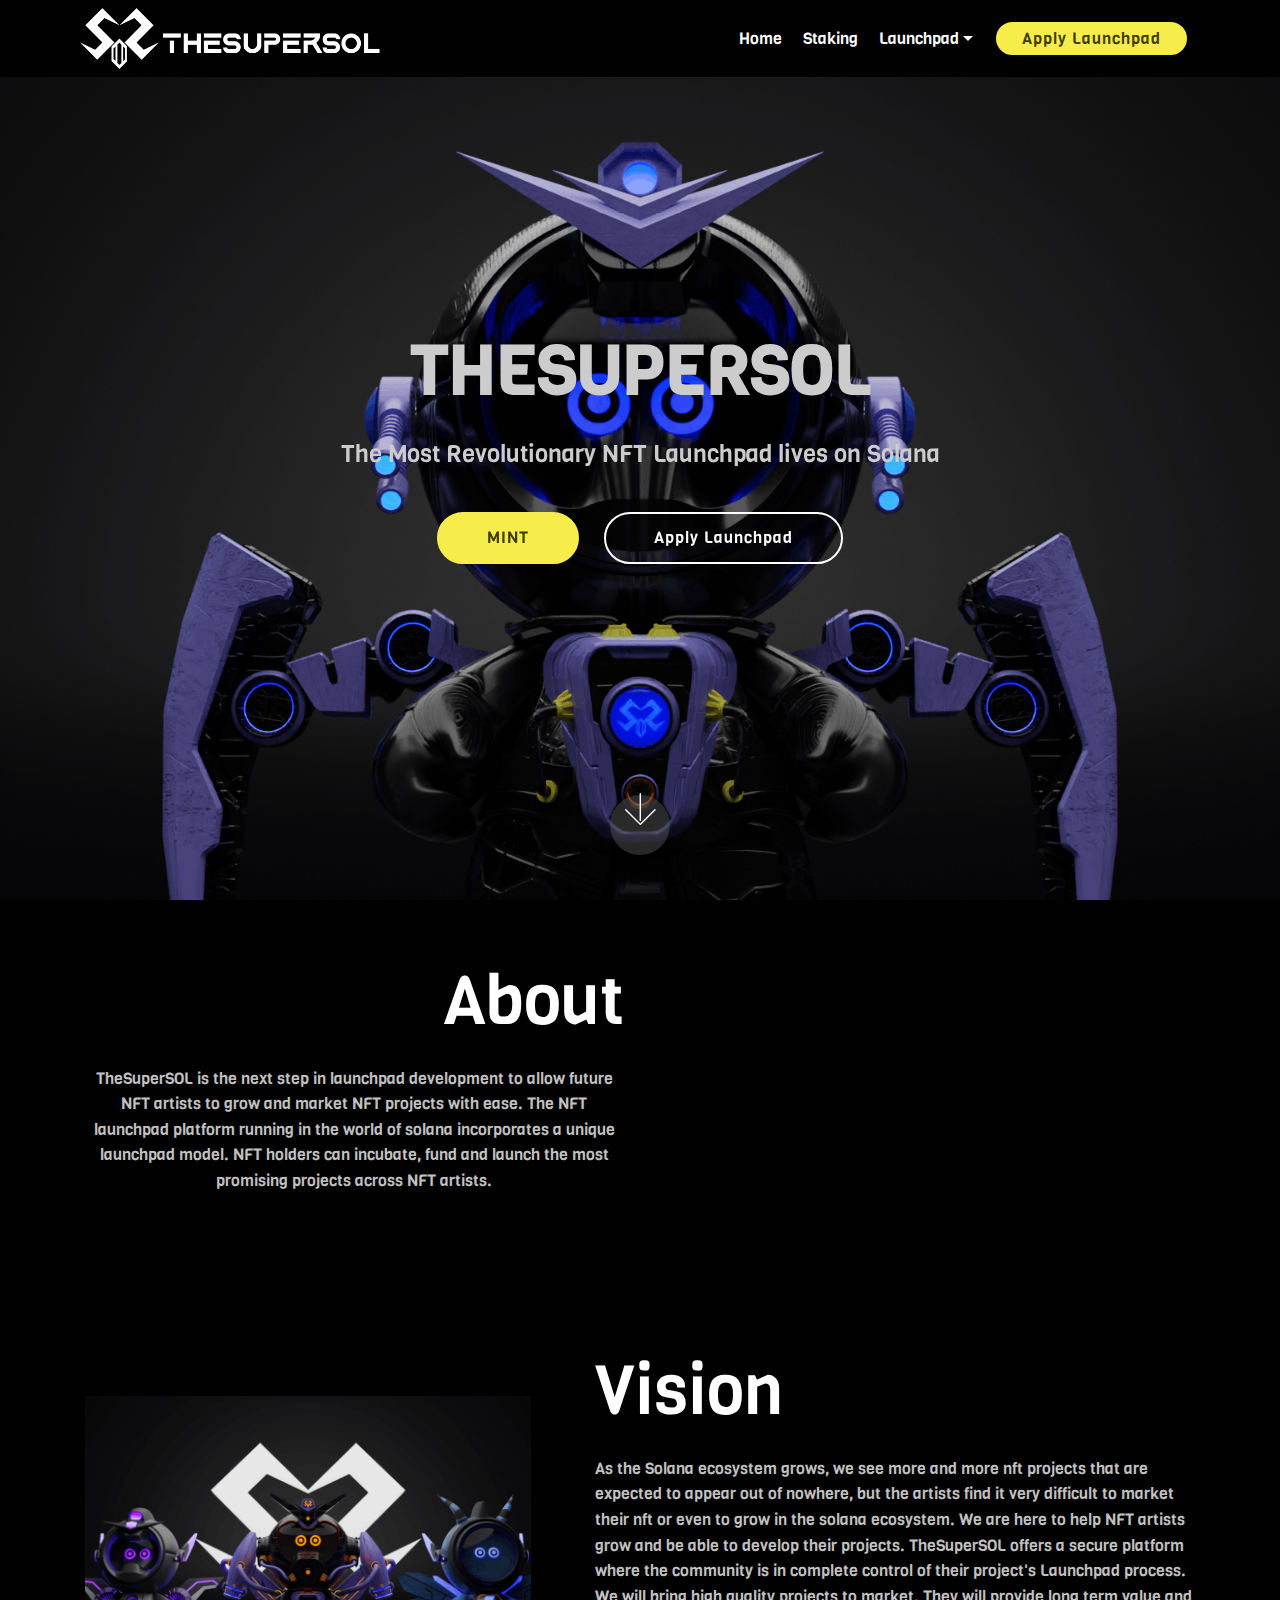
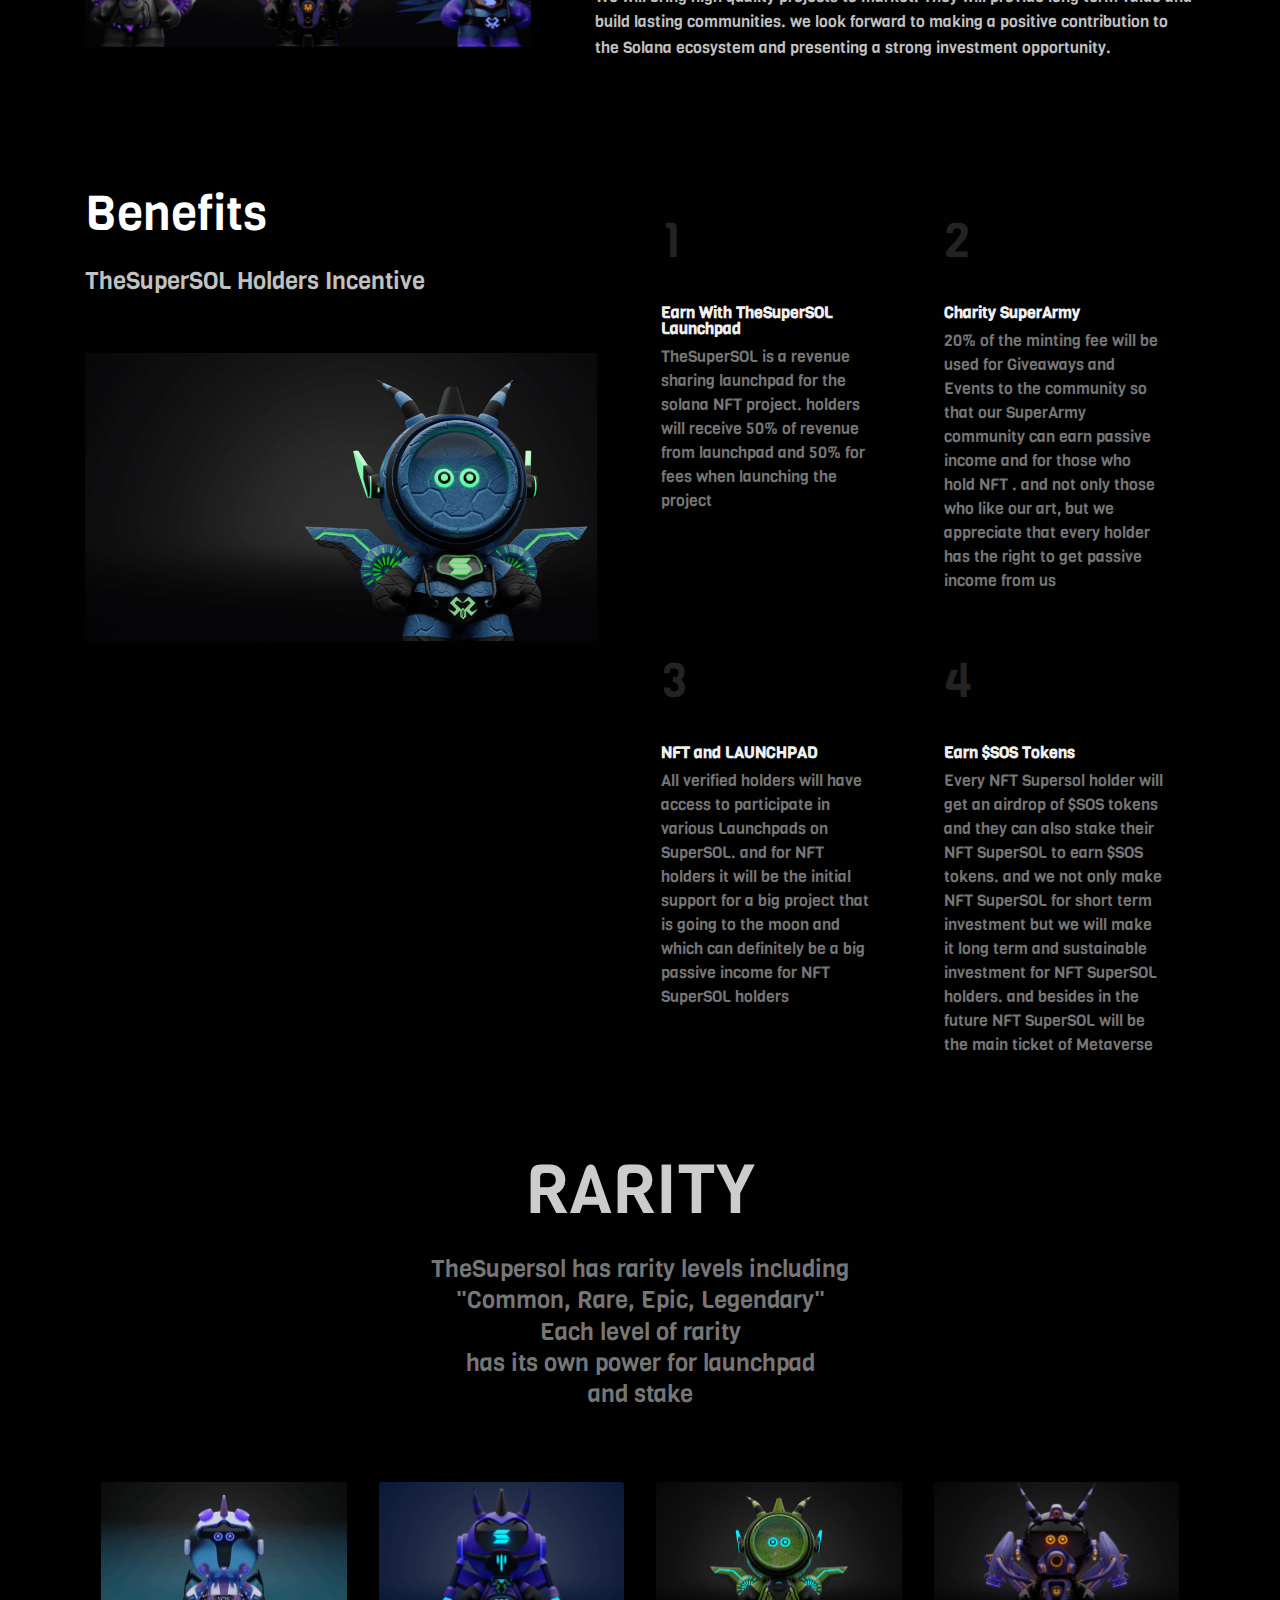
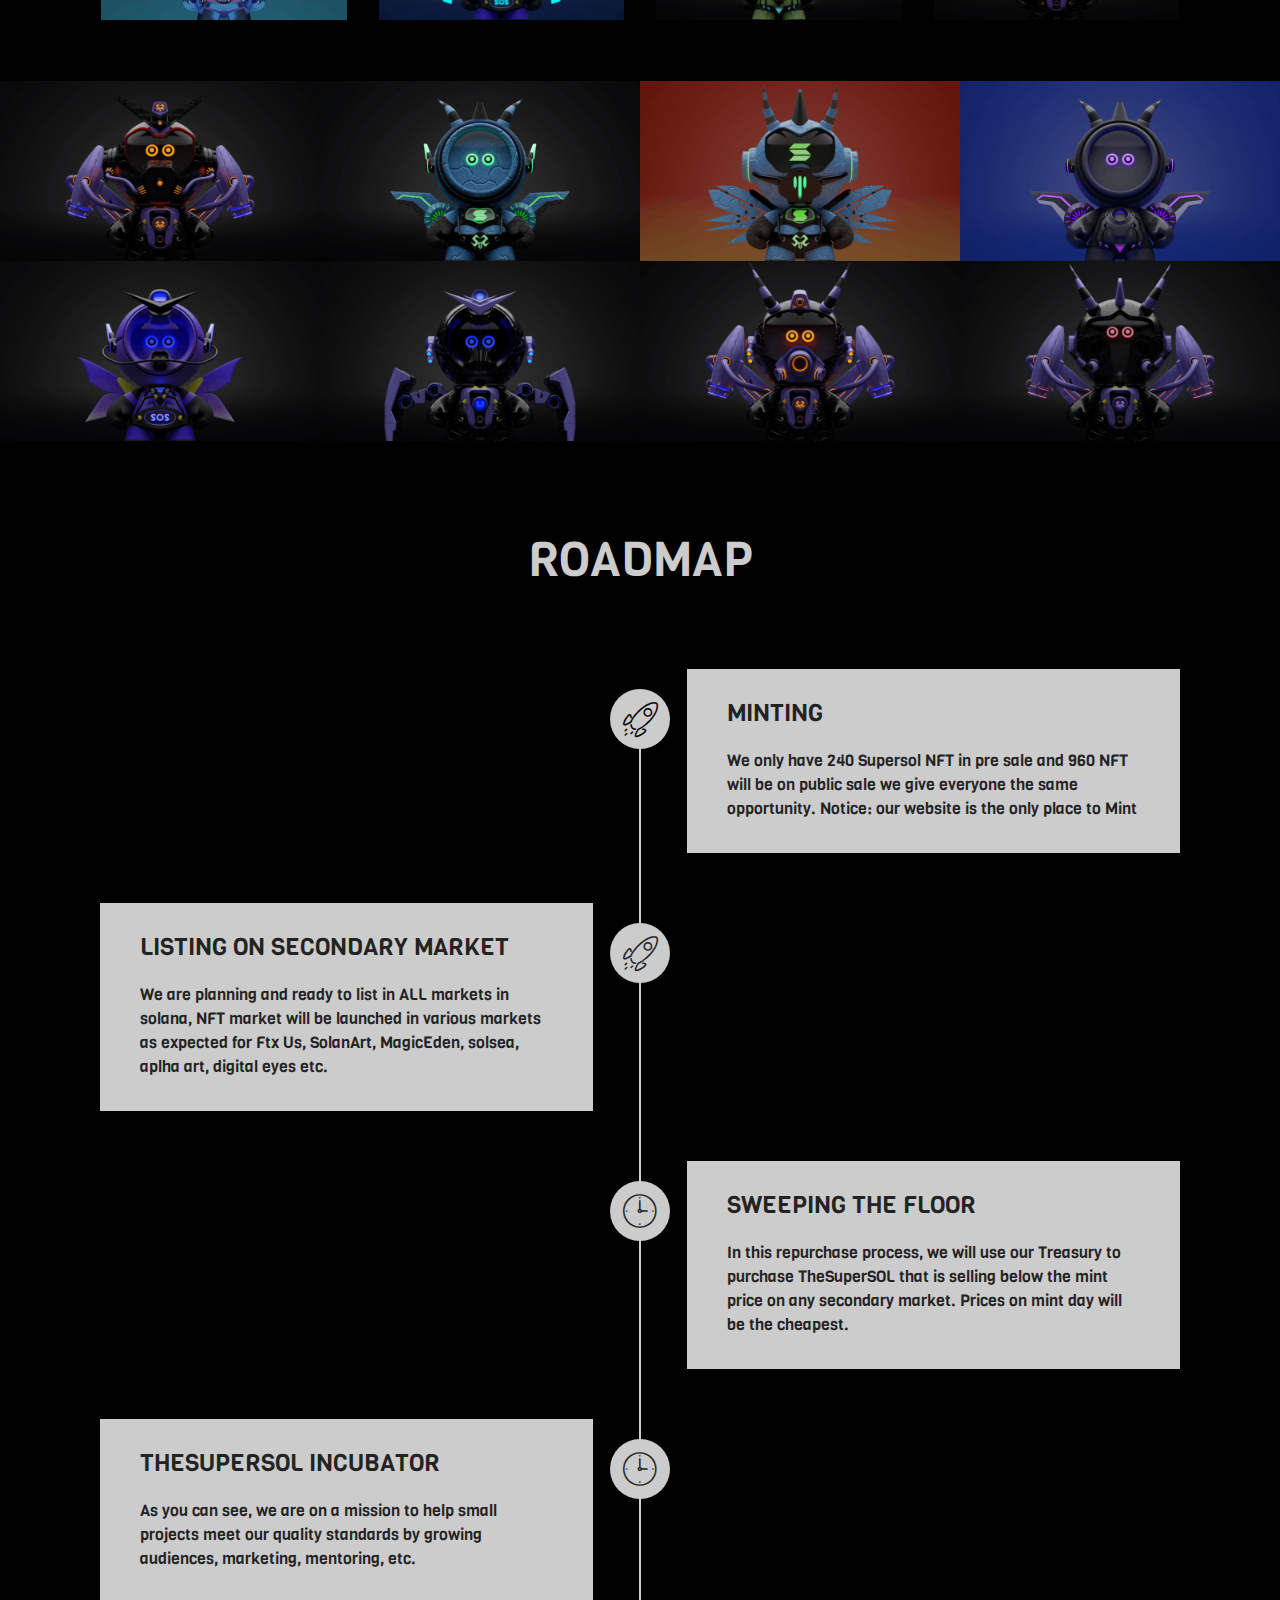
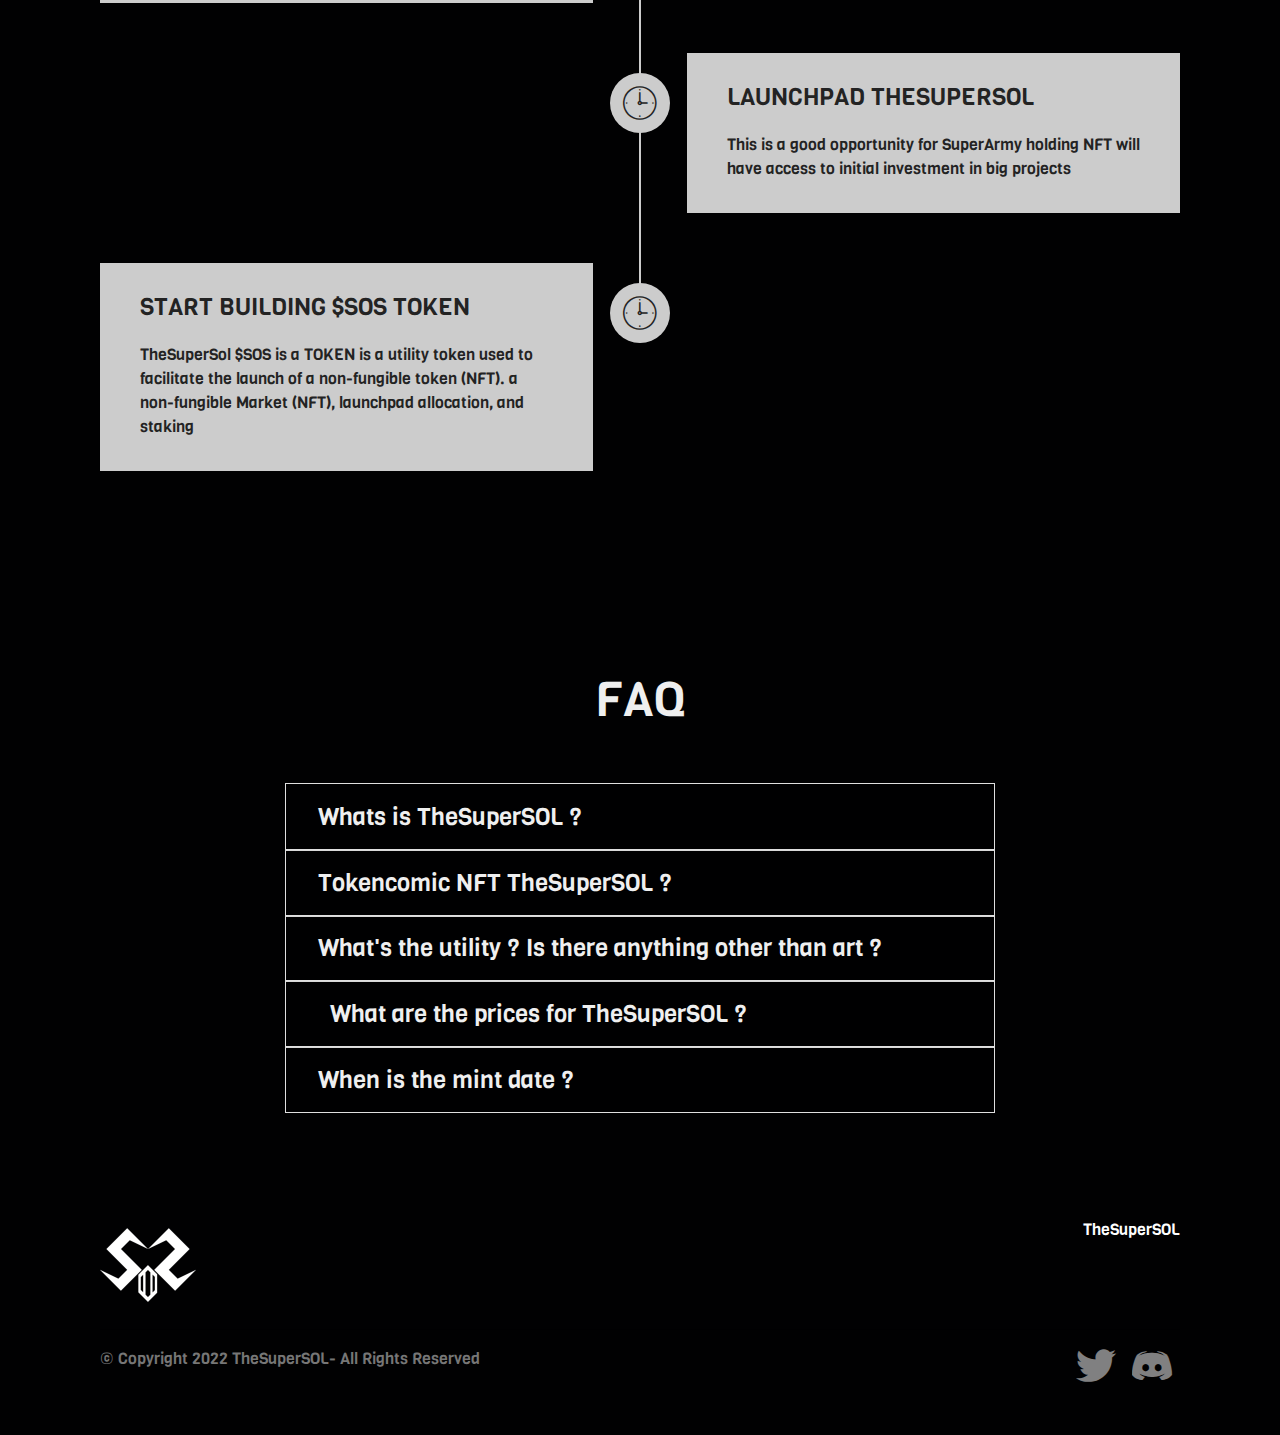
<file: index.html>
<!DOCTYPE html>
<html>

<head>
    <!-- Site made with Mobirise Website Builder v4.12.4, https://mobirise.com -->
    <meta charset="UTF-8">
    <meta http-equiv="X-UA-Compatible" content="IE=edge">
    <meta name="generator" content="Mobirise v4.12.4, mobirise.com">
    <meta name="viewport" content="width=device-width, initial-scale=1, minimum-scale=1">
    <link rel="shortcut icon" href="assets/images/favicon.ico" type="image/x-icon">
    <meta name="description" content="">


    <title>Home</title>
    <link rel="stylesheet" href="assets/web/assets/mobirise-icons-bold/mobirise-icons-bold.css">
    <link rel="stylesheet" href="assets/web/assets/mobirise-icons/mobirise-icons.css">
    <link rel="stylesheet" href="assets/bootstrap/css/bootstrap.min.css">
    <link rel="stylesheet" href="assets/bootstrap/css/bootstrap-grid.min.css">
    <link rel="stylesheet" href="assets/bootstrap/css/bootstrap-reboot.min.css">
    <link rel="stylesheet" href="assets/dropdown/css/style.css">
    <link rel="stylesheet" href="assets/tether/tether.min.css">
    <link rel="stylesheet" href="assets/socicon/css/styles.css">
    <link rel="stylesheet" href="assets/theme/css/style.css">
    <link rel="stylesheet" href="assets/gallery/style.css">
    <link rel="preload" as="style" href="assets/mobirise/css/mbr-additional.css">
    <link rel="stylesheet" href="assets/mobirise/css/mbr-additional.css" type="text/css">



</head>

<body>
    <section class="menu cid-qTkzRZLJNu" once="menu" id="menu1-0">



        <nav
            class="navbar navbar-expand beta-menu navbar-dropdown align-items-center navbar-fixed-top navbar-toggleable-sm">
            <button class="navbar-toggler navbar-toggler-right" type="button" data-toggle="collapse"
                data-target="#navbarSupportedContent" aria-controls="navbarSupportedContent" aria-expanded="false"
                aria-label="Toggle navigation">
                <div class="hamburger">
                    <span></span>
                    <span></span>
                    <span></span>
                    <span></span>
                </div>
            </button>
            <div class="menu-logo">
                <div class="navbar-brand">
                    <span class="navbar-logo">
                        <a href="index.html">
                            <img src="assets/images/logo-website-1-594x120.png" alt="Mobirise" title=""
                                style="height: 3.8rem;">
                        </a>
                    </span>

                </div>
            </div>
            <div class="collapse navbar-collapse" id="navbarSupportedContent">
                <ul class="navbar-nav nav-dropdown" data-app-modern-menu="true">
                    <li class="nav-item">
                        <a class="nav-link link text-white display-4" href="index.html">Home</a>
                    </li>
                    <li class="nav-item">
                        <a class="nav-link link text-white display-4" href="Staking.html">
                            Staking</a>
                    </li>
                    <li class="nav-item dropdown"><a class="nav-link link text-white dropdown-toggle display-4"
                            href="https://mobirise.com" data-toggle="dropdown-submenu" aria-expanded="false">
                            Launchpad</a>
                        <div class="dropdown-menu"><a class="text-white dropdown-item display-4"
                                href="Launchpad-info.html">Launchpad Info</a><a
                                class="text-white dropdown-item display-4" href="Upcoming.html">Upcoming</a><a
                                class="text-white dropdown-item display-4" href="Pass.html">Pass</a></div>
                    </li>
                </ul>
                <div class="navbar-buttons mbr-section-btn"><a class="btn btn-sm btn-secondary display-4"
                        href="index.html">
                        Apply Launchpad</a></div>
            </div>
        </nav>
    </section>

    <section class="engine"><a href="https://mobirise.info">Mobirise</a></section>
    <section class="cid-qTkA127IK8 mbr-fullscreen mbr-parallax-background" id="header2-1">





        <div class="container align-center">
            <div class="row justify-content-md-center">
                <div class="mbr-white col-md-10">
                    <h1 class="mbr-section-title mbr-bold pb-3 mbr-fonts-style display-1">
                        THESUPERSOL</h1>

                    <p class="mbr-text pb-3 mbr-fonts-style display-5">The Most Revolutionary NFT Launchpad lives on Solana</p>
                    <div class="mbr-section-btn"><a class="btn btn-md btn-secondary display-4"
                            href="https://thesupersol.vercel.app/" target="_blank">MINT</a>
                        <a class="btn btn-md btn-white-outline display-4" href="index.html">Apply Launchpad</a>
                    </div>
                </div>
            </div>
        </div>
        <div class="mbr-arrow hidden-sm-down" aria-hidden="true">
            <a href="#next">
                <i class="mbri-down mbr-iconfont"></i>
            </a>
        </div>
    </section>

    <section class="header7 cid-t7I9mHIXzm" id="header7-3">





        <div class="container">
            <div class="media-container-row">

                <div class="media-content align-right">
                    <h1 class="mbr-section-title mbr-white pb-3 mbr-fonts-style display-1">About</h1>
                    <div class="mbr-section-text mbr-white pb-3">
                        <p class="mbr-text mbr-fonts-style display-7">TheSuperSOL is the next step in launchpad
                            development to allow future NFT artists to grow and market NFT projects with ease. The NFT
                            launchpad platform running in the world of solana incorporates a unique launchpad model. NFT
                            holders can incubate, fund and launch the most promising projects across NFT artists.</p>
                        <p></p>
                        <p></p>
                    </div>

                </div>

                <div class="mbr-figure" style="width: 100%;"><iframe class="mbr-embedded-video"
                        src="https://www.youtube.com/embed/KE_2iUKYOYE?rel=0&amp;amp;showinfo=0&amp;autoplay=0&amp;loop=0"
                        width="1280" height="720" frameborder="0" allowfullscreen></iframe></div>

            </div>
        </div>
    </section>

    <section class="header3 cid-t7IeViAWMA" id="header3-5">





        <div class="container">
            <div class="media-container-row">
                <div class="mbr-figure" style="width: 80%;">
                    <img src="assets/images/poster1-1-50-924x520.png" alt="Mobirise" title="">
                </div>

                <div class="media-content">
                    <h1 class="mbr-section-title mbr-white pb-3 mbr-fonts-style display-1">
                        Vision</h1>

                    <div class="mbr-section-text mbr-white pb-3 ">
                        <p class="mbr-text mbr-fonts-style display-7">
                            As the Solana ecosystem grows, we see more and more nft projects that are expected to appear
                            out of nowhere, but the artists find it very difficult to market their nft or even to grow
                            in the solana ecosystem. We are here to help NFT artists grow and be able to develop their
                            projects. TheSuperSOL offers a secure platform where the community is in complete control of
                            their project's Launchpad process. We will bring high quality projects to market. They will
                            provide long term value and build lasting communities. we look forward to making a positive
                            contribution to the Solana ecosystem and presenting a strong investment opportunity.
                        </p>
                    </div>

                </div>
            </div>
        </div>

    </section>

    <section class="counters2 counters cid-t7IfYMqFAQ" id="counters2-7">





        <div class="container pt-4 mt-2">
            <div class="media-container-row">
                <div class="media-block" style="width: 49%;">
                    <h2 class="mbr-section-title pb-3 align-left mbr-fonts-style display-2">
                        Benefits
                    </h2>
                    <h3 class="mbr-section-subtitle pb-5 align-left mbr-fonts-style display-5">TheSuperSOL Holders
                        Incentive</h3>
                    <div class="mbr-figure">
                        <img src="assets/images/banner6-50-960x540.png" alt="" title="">
                    </div>
                </div>
                <div class="cards-block">
                    <div class="cards-container">
                        <div class="card px-3 align-left col-12 col-md-6">
                            <div class="panel-item p-3">
                                <div class="card-img pb-3">

                                    <h3 class="count py-3 mbr-fonts-style display-2">1</h3>
                                </div>
                                <div class="card-text">
                                    <h4 class="mbr-content-title mbr-bold mbr-fonts-style display-7">Earn With
                                        TheSuperSOL Launchpad</h4>
                                    <p class="mbr-content-text mbr-fonts-style display-7">
                                        TheSuperSOL is a revenue sharing launchpad for the solana NFT project. holders
                                        will receive 50% of revenue from launchpad and 50% for fees when launching the
                                        project
                                    </p>
                                </div>
                            </div>
                        </div>
                        <div class="card px-3 align-left col-12 col-md-6">
                            <div class="panel-item p-3">
                                <div class="card-img pb-3">

                                    <h3 class="count py-3 mbr-fonts-style display-2">2</h3>
                                </div>
                                <div class="card-text">
                                    <h4 class="mbr-content-title mbr-bold mbr-fonts-style display-7">Charity SuperArmy
                                    </h4>
                                    <p class="mbr-content-text mbr-fonts-style display-7">
                                        20% of the minting fee will be used for Giveaways and Events to the community so
                                        that our SuperArmy community can earn passive income and for those who hold NFT
                                        . and not only those who like our art, but we appreciate that every holder has
                                        the right to get passive income from us
                                    </p>
                                </div>
                            </div>
                        </div>
                        <div class="card px-3 align-left col-12 col-md-6">
                            <div class="panel-item p-3">
                                <div class="card-img pb-3">

                                    <h3 class="count py-3 mbr-fonts-style display-2">3</h3>
                                </div>
                                <div class="card-text">
                                    <h4 class="mbr-content-title mbr-bold mbr-fonts-style display-7">NFT and LAUNCHPAD
                                    </h4>
                                    <p class="mbr-content-text mbr-fonts-style display-7">
                                        All verified holders will have access to participate in various Launchpads on
                                        SuperSOL. and for NFT holders it will be the initial support for a big project
                                        that is going to the moon and which can definitely be a big passive income for
                                        NFT SuperSOL holders
                                    </p>
                                </div>
                            </div>
                        </div>
                        <div class="card px-3 align-left col-12 col-md-6">
                            <div class="panel-item p-3">
                                <div class="card-img pb-3">

                                    <h3 class="count py-3 mbr-fonts-style display-2">4</h3>
                                </div>
                                <div class="card-texts">
                                    <h4 class="mbr-content-title mbr-bold mbr-fonts-style display-7">Earn $SOS Tokens
                                    </h4>
                                    <p class="mbr-content-text mbr-fonts-style display-7">Every NFT Supersol holder will
                                        get an airdrop of $SOS tokens and they can also stake their NFT SuperSOL to earn
                                        $SOS tokens. and we not only make NFT SuperSOL for short term investment but we
                                        will make it long term and sustainable investment for NFT SuperSOL holders. and
                                        besides in the future NFT SuperSOL will be the main ticket of Metaverse</p>
                                </div>
                            </div>
                        </div>
                    </div>
                </div>
            </div>
        </div>
    </section>

    <section class="features18 popup-btn-cards cid-t7IlPxh7Cd" id="features18-8">




        <div class="container">
            <h2 class="mbr-section-title pb-3 align-center mbr-fonts-style display-1">RARITY</h2>
            <h3 class="mbr-section-subtitle display-5 align-center mbr-fonts-style mbr-light">TheSupersol has rarity
                levels including
                <div>"Common, Rare, Epic, Legendary"</div>
                <div>Each level of rarity
                </div>
                <div>has its own power for launchpad
                </div>
                <div>and stake</div>
            </h3>
            <div class="media-container-row pt-5 ">
                <div class="card p-3 col-12 col-md-6 col-lg-3">
                    <div class="card-wrapper ">
                        <div class="card-img">
                            <div class="mbr-overlay"></div>
                            <div class="mbr-section-btn text-center"><a href="index.html"
                                    class="btn btn-black display-4">COMMON<br>50%<br></a></div>
                            <img src="assets/images/14-50-492x277.png" alt="Mobirise" title="">
                        </div>

                    </div>
                </div>
                <div class="card p-3 col-12 col-md-6 col-lg-3">
                    <div class="card-wrapper">
                        <div class="card-img">
                            <div class="mbr-overlay"></div>
                            <div class="mbr-section-btn text-center"><a href="index.html"
                                    class="btn btn-black display-4">RARE<br>30%<br></a></div>
                            <img src="assets/images/12-50-492x277.png" alt="Mobirise" title="">
                        </div>

                    </div>
                </div>

                <div class="card p-3 col-12 col-md-6 col-lg-3">
                    <div class="card-wrapper">
                        <div class="card-img">
                            <div class="mbr-overlay"></div>
                            <div class="mbr-section-btn text-center"><a href="index.html"
                                    class="btn btn-black display-4">EPIC<br>15%<br></a></div>
                            <img src="assets/images/5-50-492x277.png" alt="Mobirise" title="">
                        </div>

                    </div>
                </div>

                <div class="card p-3 col-12 col-md-6 col-lg-3">
                    <div class="card-wrapper">
                        <div class="card-img">
                            <div class="mbr-overlay"></div>
                            <div class="mbr-section-btn text-center"><a href="index.html"
                                    class="btn btn-black display-4">LEGENDARY<br>5%<br></a></div>
                            <img src="assets/images/7-50-492x277.png" alt="Mobirise" title="">
                        </div>

                    </div>
                </div>
            </div>
        </div>
    </section>

    <section class="mbr-gallery mbr-slider-carousel cid-t7Iol1F2Hq" id="gallery3-9">



        <div>
            <div>
                <!-- Filter -->
                <!-- Gallery -->
                <div class="mbr-gallery-row">
                    <div class="mbr-gallery-layout-default">
                        <div>
                            <div>
                                <div class="mbr-gallery-item mbr-gallery-item--p0" data-video-url="false"
                                    data-tags="Awesome">
                                    <div href="#lb-gallery3-9" data-slide-to="0" data-toggle="modal"><img
                                            src="assets/images/1-50-960x540-800x450.png" alt="" title=""><span
                                            class="icon-focus"></span></div>
                                </div>
                                <div class="mbr-gallery-item mbr-gallery-item--p0" data-video-url="false"
                                    data-tags="Responsive">
                                    <div href="#lb-gallery3-9" data-slide-to="1" data-toggle="modal"><img
                                            src="assets/images/3-50-960x540-800x450.png" alt="" title=""><span
                                            class="icon-focus"></span></div>
                                </div>
                                <div class="mbr-gallery-item mbr-gallery-item--p0" data-video-url="false"
                                    data-tags="Creative">
                                    <div href="#lb-gallery3-9" data-slide-to="2" data-toggle="modal"><img
                                            src="assets/images/13-50-960x540-800x450.png" alt="" title=""><span
                                            class="icon-focus"></span></div>
                                </div>
                                <div class="mbr-gallery-item mbr-gallery-item--p0" data-video-url="false"
                                    data-tags="Animated">
                                    <div href="#lb-gallery3-9" data-slide-to="3" data-toggle="modal"><img
                                            src="assets/images/11-50-960x540-800x450.png" alt="" title=""><span
                                            class="icon-focus"></span></div>
                                </div>
                                <div class="mbr-gallery-item mbr-gallery-item--p0" data-video-url="false"
                                    data-tags="Awesome">
                                    <div href="#lb-gallery3-9" data-slide-to="4" data-toggle="modal"><img
                                            src="assets/images/4-50-960x540-800x450.png" alt="" title=""><span
                                            class="icon-focus"></span></div>
                                </div>
                                <div class="mbr-gallery-item mbr-gallery-item--p0" data-video-url="false"
                                    data-tags="Awesome">
                                    <div href="#lb-gallery3-9" data-slide-to="5" data-toggle="modal"><img
                                            src="assets/images/2-50-960x540-800x450.png" alt="" title=""><span
                                            class="icon-focus"></span></div>
                                </div>
                                <div class="mbr-gallery-item mbr-gallery-item--p0" data-video-url="false"
                                    data-tags="Responsive">
                                    <div href="#lb-gallery3-9" data-slide-to="6" data-toggle="modal"><img
                                            src="assets/images/7-50-960x540-800x450.png" alt="" title=""><span
                                            class="icon-focus"></span></div>
                                </div>
                                <div class="mbr-gallery-item mbr-gallery-item--p0" data-video-url="false"
                                    data-tags="Animated">
                                    <div href="#lb-gallery3-9" data-slide-to="7" data-toggle="modal"><img
                                            src="assets/images/8-50-960x540-800x450.png" alt="" title=""><span
                                            class="icon-focus"></span></div>
                                </div>
                            </div>
                        </div>
                        <div class="clearfix"></div>
                    </div>
                </div><!-- Lightbox -->
                <div data-app-prevent-settings="" class="mbr-slider modal fade carousel slide" tabindex="-1"
                    data-keyboard="true" data-interval="false" id="lb-gallery3-9">
                    <div class="modal-dialog">
                        <div class="modal-content">
                            <div class="modal-body">
                                <div class="carousel-inner">
                                    <div class="carousel-item active"><img src="assets/images/1-50-960x540.png" alt=""
                                            title=""></div>
                                    <div class="carousel-item"><img src="assets/images/3-50-960x540.png" alt=""
                                            title=""></div>
                                    <div class="carousel-item"><img src="assets/images/13-50-960x540.png" alt=""
                                            title=""></div>
                                    <div class="carousel-item"><img src="assets/images/11-50-960x540.png" alt=""
                                            title=""></div>
                                    <div class="carousel-item"><img src="assets/images/4-50-960x540.png" alt=""
                                            title=""></div>
                                    <div class="carousel-item"><img src="assets/images/2-50-960x540.png" alt=""
                                            title=""></div>
                                    <div class="carousel-item"><img src="assets/images/7-50-960x540.png" alt=""
                                            title=""></div>
                                    <div class="carousel-item"><img src="assets/images/8-50-960x540.png" alt=""
                                            title=""></div>
                                </div><a class="carousel-control carousel-control-prev" role="button" data-slide="prev"
                                    href="#lb-gallery3-9"><span class="mbri-left mbr-iconfont"
                                        aria-hidden="true"></span><span class="sr-only">Previous</span></a><a
                                    class="carousel-control carousel-control-next" role="button" data-slide="next"
                                    href="#lb-gallery3-9"><span class="mbri-right mbr-iconfont"
                                        aria-hidden="true"></span><span class="sr-only">Next</span></a><a class="close"
                                    href="#" role="button" data-dismiss="modal"><span class="sr-only">Close</span></a>
                            </div>
                        </div>
                    </div>
                </div>
            </div>
        </div>

    </section>

    <section class="timeline2 cid-t7IqpmzVUO" id="timeline2-b">





        <div class="container align-center">
            <h2 class="mbr-section-title pb-3 mbr-fonts-style display-2">ROADMAP</h2>
            <h3 class="mbr-section-subtitle pb-5 mbr-fonts-style display-5"></h3>

            <div class="container timelines-container" mbri-timelines="">
                <!--1-->
                <div class="row timeline-element reverse separline">
                    <span class="iconsBackground">
                        <span class="mbr-iconfont mbri-rocket" style="color: rgb(1, 1, 2); fill: rgb(1, 1, 2);"></span>
                    </span>
                    <div class="col-xs-12 col-md-6 align-left">
                        <div class="timeline-text-content">
                            <h4 class="mbr-timeline-title pb-3 mbr-fonts-style display-5">
                                MINTING
                            </h4>
                            <p class="mbr-timeline-text mbr-fonts-style display-7">
                                We only have 240 Supersol NFT in pre sale and 960 NFT will be on public sale we give
                                everyone the same opportunity. Notice: our website is the only place to Mint
                            </p>
                        </div>
                    </div>
                </div>
                <!--2-->
                <div class="row timeline-element  separline">
                    <span class="iconsBackground">
                        <span class="mbr-iconfont mbri-rocket"></span>
                    </span>
                    <div class="col-xs-12 col-md-6 align-left ">
                        <div class="timeline-text-content">
                            <h4 class="mbr-timeline-title pb-3 mbr-fonts-style display-5">

                                <div><span style="color: inherit; font-size: 1.5rem;">LISTING ON SECONDARY
                                        MARKET</span><br></div>
                            </h4>
                            <p class="mbr-timeline-text mbr-fonts-style display-7">
                                We are planning and ready to list in ALL markets in solana, NFT market will be launched
                                in various markets as expected for Ftx Us, SolanArt, MagicEden, solsea, aplha art,
                                digital eyes etc.
                            </p>
                        </div>
                    </div>
                </div>
                <!--3-->
                <div class="row timeline-element reverse separline">
                    <span class="iconsBackground">
                        <span class="mbr-iconfont mbri-clock"></span>
                    </span>
                    <div class="col-xs-12 col-md-6 align-left">
                        <div class="timeline-text-content">
                            <h4 class="mbr-timeline-title pb-3 mbr-fonts-style display-5">SWEEPING THE FLOOR</h4>
                            <p class="mbr-timeline-text mbr-fonts-style display-7">
                                In this repurchase process, we will use our Treasury to purchase TheSuperSOL that is
                                selling below the mint price on any secondary market. Prices on mint day will be the
                                cheapest.
                            </p>
                        </div>
                    </div>
                </div>
                <!--4-->
                <div class="row timeline-element  separline">
                    <span class="iconsBackground">
                        <span class="mbr-iconfont mbri-clock"></span>
                    </span>
                    <div class="col-xs-12 col-md-6 align-left ">
                        <div class="timeline-text-content">
                            <h4 class="mbr-timeline-title pb-3 mbr-fonts-style display-5">THESUPERSOL INCUBATOR</h4>
                            <p class="mbr-timeline-text mbr-fonts-style display-7">
                                As you can see, we are on a mission to help small projects meet our quality standards by
                                growing audiences, marketing, mentoring, etc.
                            </p>
                        </div>
                    </div>
                </div>
                <!--5-->
                <div class="row timeline-element reverse separline">
                    <span class="iconsBackground">
                        <span class="mbr-iconfont mbri-clock"></span>
                    </span>
                    <div class="col-xs-12 col-md-6 align-left">
                        <div class="timeline-text-content">
                            <h4 class="mbr-timeline-title pb-3 mbr-fonts-style display-5">LAUNCHPAD THESUPERSOL</h4>
                            <p class="mbr-timeline-text mbr-fonts-style display-7">
                                This is a good opportunity for SuperArmy holding NFT will have access to initial
                                investment in big projects
                            </p>
                        </div>
                    </div>
                </div>
                <!--6-->
                <div class="row timeline-element">
                    <span class="iconsBackground">
                        <span class="mbr-iconfont mbri-clock"></span>
                    </span>
                    <div class="col-xs-12 col-md-6 align-left ">
                        <div class="timeline-text-content">
                            <h4 class="mbr-timeline-title pb-3 mbr-fonts-style display-5">START BUILDING $SOS TOKEN</h4>
                            <p class="mbr-timeline-text mbr-fonts-style display-7">
                                TheSuperSol $SOS is a TOKEN is a utility token used to facilitate the launch of a
                                non-fungible token (NFT). a non-fungible Market (NFT), launchpad allocation, and staking
                            </p>
                        </div>
                    </div>
                </div>
                <!--7-->

                <!--8-->

                <!--9-->

                <!--10-->

                <!--11-->

                <!--12-->

            </div>
        </div>
    </section>

    <section class="toggle1 cid-t7ItgbojdN" id="toggle1-c">




        <div class="container">
            <div class="media-container-row">
                <div class="col-12 col-md-8">
                    <div class="section-head text-center space30">
                        <h2 class="mbr-section-title pb-5 mbr-fonts-style display-2">FAQ
                        </h2>
                    </div>
                    <div class="clearfix"></div>
                    <div id="bootstrap-toggle" class="toggle-panel accordionStyles tab-content">
                        <div class="card">
                            <div class="card-header" role="tab" id="headingOne">
                                <a role="button" class="collapsed panel-title text-black" data-toggle="collapse"
                                    data-core="" href="#collapse1_8" aria-expanded="false" aria-controls="collapse1">
                                    <h4 class="mbr-fonts-style display-5">Whats is TheSuperSOL ?</h4>
                                </a>
                            </div>
                            <div id="collapse1_8" class="panel-collapse noScroll collapse" role="tabpanel"
                                aria-labelledby="headingOne">
                                <div class="panel-body p-4">
                                    <p class="mbr-fonts-style panel-text display-7">TheSuperSOL OF 1200 ULTRA REALISTIC.
                                        Great art is only the beginning.
                                        <br>Ultra-realistic 3D details, Utilities ,Staking,Incubator,NFT Launchpad,
                                    </p>
                                </div>
                            </div>
                        </div>
                        <div class="card">
                            <div class="card-header" role="tab" id="headingTwo">
                                <a role="button" class="collapsed panel-title text-black" data-toggle="collapse"
                                    data-core="" href="#collapse2_8" aria-expanded="false" aria-controls="collapse2">
                                    <h4 class="mbr-fonts-style display-5">Tokencomic NFT TheSuperSOL ?
                                    </h4>
                                </a>

                            </div>
                            <div id="collapse2_8" class="panel-collapse noScroll collapse" role="tabpanel"
                                aria-labelledby="headingTwo">
                                <div class="panel-body p-4">
                                    <p class="mbr-fonts-style panel-text display-7">NFT TheSuperSOL Auction
                                        <br>-60% will be allocated directly to our Treasury
                                        <br>-20% will be used for Giveaways and Events to the SuperArmy community
                                        <br>-20% will be received by Team<br>
                                    </p>
                                </div>
                            </div>
                        </div>
                        <div class="card">
                            <div class="card-header" role="tab" id="headingThree">
                                <a role="button" class="collapsed panel-title text-black" data-toggle="collapse"
                                    data-core="" href="#collapse3_8" aria-expanded="false" aria-controls="collapse3">
                                    <h4 class="mbr-fonts-style display-5">What's the utility ? Is there anything other
                                        than art ?</h4>
                                </a>
                            </div>
                            <div id="collapse3_8" class="panel-collapse noScroll collapse" role="tabpanel"
                                aria-labelledby="headingThree">
                                <div class="panel-body p-4">
                                    <p class="mbr-fonts-style panel-text display-7">YES! Very. Please see our full
                                        Roadmap. Here are some highlights:
                                        <br>$SOS tokens, earn and stake.
                                        <br>Every TheSuperSOL holder will be entitled to participate in various kinds of
                                        Launchpad
                                        <br>TheSuperSOL Incubator, helping smaller projects to get started in exchange
                                        for benefits for our SuperArmy members.
                                    </p>
                                </div>
                            </div>
                        </div>
                        <div class="card">
                            <div class="card-header" role="tab" id="headingThree">
                                <a role="button" class="collapsed panel-title text-black" data-toggle="collapse"
                                    data-core="" href="#collapse4_8" aria-expanded="false" aria-controls="collapse4">
                                    <h4 class="mbr-fonts-style display-5">&nbsp;
                                        What are the prices for TheSuperSOL ?</h4>
                                </a>
                            </div>
                            <div id="collapse4_8" class="panel-collapse noScroll collapse" role="tabpanel"
                                aria-labelledby="headingThree">
                                <div class="panel-body p-4">
                                    <p class="mbr-fonts-style panel-text display-7">0.35 SOL (Pre Sale) dan 0.7 SOL
                                        (Public Sale)</p>
                                </div>
                            </div>
                        </div>
                        <div class="card">
                            <div class="card-header" role="tab" id="headingThree">
                                <a role="button" class="collapsed panel-title text-black" data-toggle="collapse"
                                    data-core="" href="#collapse5_8" aria-expanded="false" aria-controls="collapse5">
                                    <h4 class="mbr-fonts-style display-5">When is the mint date ?
                                    </h4>
                                </a>
                            </div>
                            <div id="collapse5_8" class="panel-collapse noScroll collapse" role="tabpanel"
                                aria-labelledby="headingThree">
                                <div class="panel-body p-4">
                                    <p class="mbr-fonts-style panel-text display-7">
                                        05/30/2022</p>
                                </div>
                            </div>
                        </div>

                    </div>
                </div>
            </div>
        </div>
    </section>

    <section class="cid-t7IvMTu2Rw" id="footer5-d">





        <div class="container">
            <div class="media-container-row">
                <div class="col-md-3">
                    <div class="media-wrap">
                        <a href="index.html">
                            <img src="assets/images/logo192-192x192.png" alt="Mobirise" title="">
                        </a>
                    </div>
                </div>
                <div class="col-md-9">
                    <p class="mbr-text align-right links mbr-fonts-style display-7">TheSuperSOL</p>
                </div>
            </div>
            <div class="footer-lower">
                <div class="media-container-row">
                    <div class="col-md-12">
                        <hr>
                    </div>
                </div>
                <div class="media-container-row mbr-white">
                    <div class="col-md-6 copyright">
                        <p class="mbr-text mbr-fonts-style display-7">
                            © Copyright 2022 TheSuperSOL- All Rights Reserved
                        </p>
                    </div>
                    <div class="col-md-6">
                        <div class="social-list align-right">
                            <div class="soc-item">
                                <a href="https://twitter.com/The_SuperSol" target="_blank">
                                    <span class="mbr-iconfont mbr-iconfont-social socicon-twitter socicon"
                                        style="color: rgb(255, 255, 255); fill: rgb(255, 255, 255); font-size: 40px;"></span>
                                </a>
                            </div>
                            <div class="soc-item">
                                <a href="https://discord.gg/4xCJHDDrbs" target="_blank">
                                    <span class="mbr-iconfont mbr-iconfont-social socicon-discord socicon"
                                        style="font-size: 40px; color: rgb(255, 255, 255); fill: rgb(255, 255, 255);"></span>
                                </a>
                            </div>




                        </div>
                    </div>
                </div>
            </div>
        </div>
    </section>


    <script src="assets/web/assets/jquery/jquery.min.js"></script>
    <script src="assets/popper/popper.min.js"></script>
    <script src="assets/bootstrap/js/bootstrap.min.js"></script>
    <script src="assets/smoothscroll/smooth-scroll.js"></script>
    <script src="assets/dropdown/js/nav-dropdown.js"></script>
    <script src="assets/dropdown/js/navbar-dropdown.js"></script>
    <script src="assets/touchswipe/jquery.touch-swipe.min.js"></script>
    <script src="assets/parallax/jarallax.min.js"></script>
    <script src="assets/viewportchecker/jquery.viewportchecker.js"></script>
    <script src="assets/tether/tether.min.js"></script>
    <script src="assets/masonry/masonry.pkgd.min.js"></script>
    <script src="assets/imagesloaded/imagesloaded.pkgd.min.js"></script>
    <script src="assets/bootstrapcarouselswipe/bootstrap-carousel-swipe.js"></script>
    <script src="assets/vimeoplayer/jquery.mb.vimeo_player.js"></script>
    <script src="assets/mbr-switch-arrow/mbr-switch-arrow.js"></script>
    <script src="assets/mbr-popup-btns/mbr-popup-btns.js"></script>
    <script src="assets/theme/js/script.js"></script>
    <script src="assets/slidervideo/script.js"></script>
    <script src="assets/gallery/player.min.js"></script>
    <script src="assets/gallery/script.js"></script>


</body>

</html>
</file>
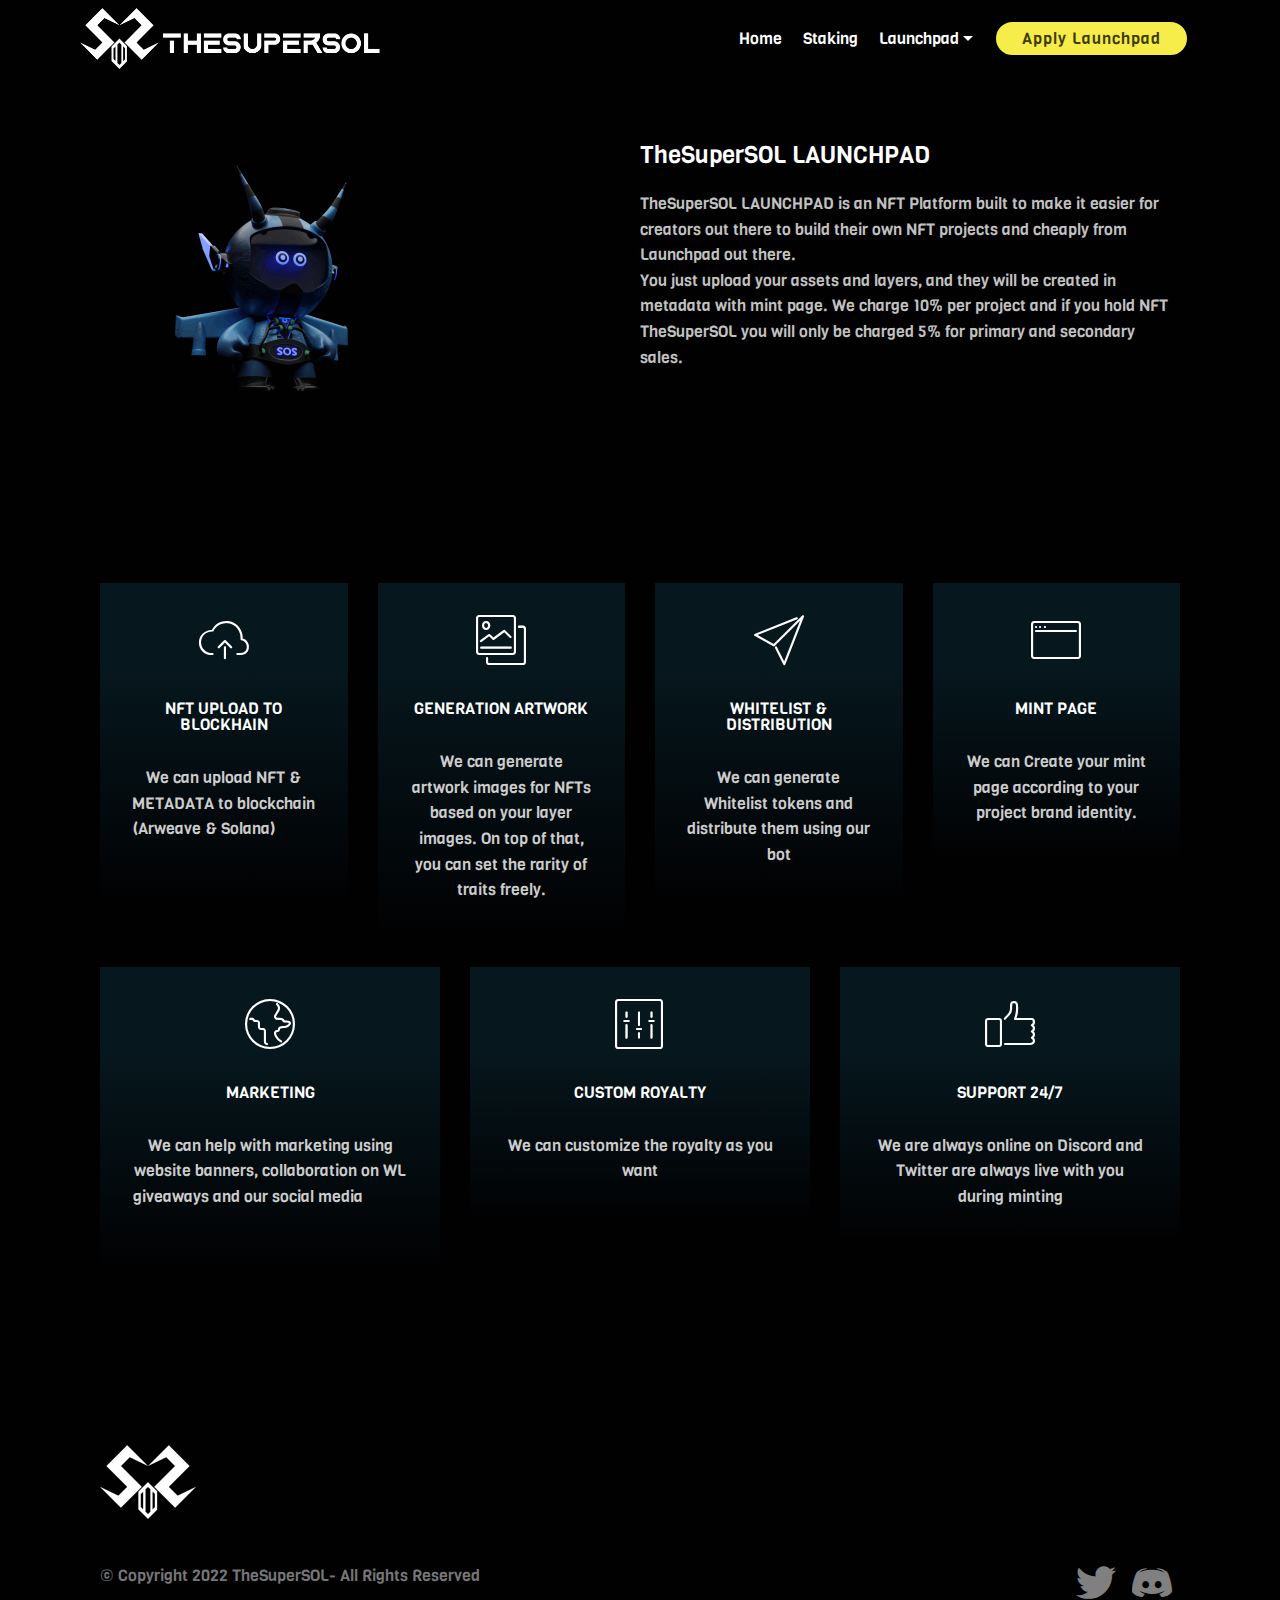
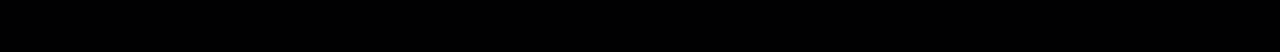
<file: Launchpad-info.html>
<!DOCTYPE html>
<html  >
<head>
  <!-- Site made with Mobirise Website Builder v4.12.4, https://mobirise.com -->
  <meta charset="UTF-8">
  <meta http-equiv="X-UA-Compatible" content="IE=edge">
  <meta name="generator" content="Mobirise v4.12.4, mobirise.com">
  <meta name="viewport" content="width=device-width, initial-scale=1, minimum-scale=1">
  <link rel="shortcut icon" href="assets/images/favicon.ico" type="image/x-icon">
  <meta name="description" content="Web Site Generator Description">
  
  
  <title>Launchpad Info</title>
  <link rel="stylesheet" href="assets/web/assets/mobirise-icons/mobirise-icons.css">
  <link rel="stylesheet" href="assets/bootstrap/css/bootstrap.min.css">
  <link rel="stylesheet" href="assets/bootstrap/css/bootstrap-grid.min.css">
  <link rel="stylesheet" href="assets/bootstrap/css/bootstrap-reboot.min.css">
  <link rel="stylesheet" href="assets/tether/tether.min.css">
  <link rel="stylesheet" href="assets/dropdown/css/style.css">
  <link rel="stylesheet" href="assets/socicon/css/styles.css">
  <link rel="stylesheet" href="assets/theme/css/style.css">
  <link rel="preload" as="style" href="assets/mobirise/css/mbr-additional.css"><link rel="stylesheet" href="assets/mobirise/css/mbr-additional.css" type="text/css">
  
  
  
</head>
<body>
  <section class="menu cid-qTkzRZLJNu" once="menu" id="menu1-i">

    

    <nav class="navbar navbar-expand beta-menu navbar-dropdown align-items-center navbar-fixed-top navbar-toggleable-sm">
        <button class="navbar-toggler navbar-toggler-right" type="button" data-toggle="collapse" data-target="#navbarSupportedContent" aria-controls="navbarSupportedContent" aria-expanded="false" aria-label="Toggle navigation">
            <div class="hamburger">
                <span></span>
                <span></span>
                <span></span>
                <span></span>
            </div>
        </button>
        <div class="menu-logo">
            <div class="navbar-brand">
                <span class="navbar-logo">
                    <a href="Launchpad-info.html">
                         <img src="assets/images/logo-website-1-594x120.png" alt="Mobirise" title="" style="height: 3.8rem;">
                    </a>
                </span>
                
            </div>
        </div>
        <div class="collapse navbar-collapse" id="navbarSupportedContent">
            <ul class="navbar-nav nav-dropdown" data-app-modern-menu="true"><li class="nav-item">
                    <a class="nav-link link text-white display-4" href="index.html">Home</a>
                </li>
                <li class="nav-item">
                    <a class="nav-link link text-white display-4" href="Staking.html">
                        Staking</a>
                </li><li class="nav-item dropdown"><a class="nav-link link text-white dropdown-toggle display-4" href="https://mobirise.com" data-toggle="dropdown-submenu" aria-expanded="false">
                        Launchpad</a><div class="dropdown-menu"><a class="text-white dropdown-item display-4" href="Launchpad-info.html">Launchpad Info</a><a class="text-white dropdown-item display-4" href="Upcoming.html">Upcoming</a><a class="text-white dropdown-item display-4" href="Pass.html">Pass</a></div></li></ul>
            <div class="navbar-buttons mbr-section-btn"><a class="btn btn-sm btn-secondary display-4" href="Launchpad-info.html">
                    Apply Launchpad</a></div>
        </div>
    </nav>
</section>

<section class="engine"><a href="https://mobirise.info/h">how to create a web page</a></section><section class="features11 cid-t7ICwqluhH" id="features11-n">

    

    

    <div class="container">   
        <div class="col-md-12">
            <div class="media-container-row">
                <div class="mbr-figure m-auto" style="width: 50%;">
                    <img src="assets/images/0-952x536.png" alt="Mobirise" title="">
                </div>
                <div class=" align-left aside-content">
                    <h2 class="mbr-title pt-2 mbr-fonts-style display-5">TheSuperSOL LAUNCHPAD</h2>
                    <div class="mbr-section-text">
                        <p class="mbr-text mb-5 pt-3 mbr-light mbr-fonts-style display-7">TheSuperSOL LAUNCHPAD is an NFT Platform built to make it easier for creators out there to build their own NFT projects and cheaply from Launchpad out there.
<br>You just upload your assets and layers, and they will be created in metadata with mint page. We charge 10% per project and if you hold NFT TheSuperSOL you will only be charged 5% for primary and secondary sales.</p>
                    </div>

                    
                </div>
            </div>
        </div> 
    </div>          
</section>

<section class="features8 cid-t7IANnmm6Z" id="features8-l">

    

    

    <div class="container">
        <div class="media-container-row">

            <div class="card  col-12 col-md-6 col-lg-3">
                <div class="card-img">
                    <span class="mbr-iconfont mbri-upload" style="font-size: 50px;"></span>
                </div>
                <div class="card-box align-center">
                    <h4 class="card-title mbr-fonts-style display-7">NFT UPLOAD TO BLOCKHAIN</h4>
                    <p class="mbr-text mbr-fonts-style display-7">
                       We can upload NFT &amp; METADATA to blockchain (Arweave &amp; Solana) &nbsp; &nbsp; &nbsp; &nbsp; &nbsp; &nbsp; &nbsp; &nbsp; &nbsp; &nbsp;&nbsp;</p>
                    
                </div>
            </div>

            <div class="card  col-12 col-md-6 col-lg-3">
                <div class="card-img">
                    <span class="mbr-iconfont mbri-photos" style="font-size: 50px;"></span>
                </div>
                <div class="card-box align-center">
                    <h4 class="card-title mbr-fonts-style display-7">GENERATION ARTWORK</h4>
                    <p class="mbr-text mbr-fonts-style display-7">
                       We can generate artwork images for NFTs based on your layer images. On top of that, you can set the rarity of traits freely.
                    </p>
                    
                </div>
            </div>

            <div class="card  col-12 col-md-6 col-lg-3">
                <div class="card-img">
                    <span class="mbr-iconfont mbri-paper-plane" style="font-size: 50px;"></span>
                </div>
                <div class="card-box align-center">
                    <h4 class="card-title mbr-fonts-style display-7">WHITELIST &amp; DISTRIBUTION</h4>
                    <p class="mbr-text mbr-fonts-style display-7">
                       We can generate Whitelist tokens and distribute them using our bot
                    </p>
                    
                </div>
            </div>

            <div class="card  col-12 col-md-6 col-lg-3">
                <div class="card-img">
                    <span class="mbr-iconfont mbri-browse" style="font-size: 50px;"></span>
                </div>
                <div class="card-box align-center">
                    <h4 class="card-title mbr-fonts-style display-7">
                        MINT PAGE</h4>
                    <p class="mbr-text mbr-fonts-style display-7">
                       We can Create your mint page according to your project brand identity.
                    </p>
                    
                </div>
            </div>
        </div>
    </div>
</section>

<section class="features8 cid-t7IDQfE2LG" id="features8-o">

    

    

    <div class="container">
        <div class="media-container-row">

            <div class="card  col-12 col-md-6 col-lg-4">
                <div class="card-img">
                    <span class="mbr-iconfont mbri-globe" style="font-size: 50px;"></span>
                </div>
                <div class="card-box align-center">
                    <h4 class="card-title mbr-fonts-style display-7">MARKETING</h4>
                    <p class="mbr-text mbr-fonts-style display-7">
                       We can help with marketing using website banners, collaboration on WL giveaways and our social media&nbsp; &nbsp; &nbsp; &nbsp; &nbsp; &nbsp; &nbsp; &nbsp; &nbsp; &nbsp;&nbsp;</p>
                    
                </div>
            </div>

            <div class="card  col-12 col-md-6 col-lg-4">
                <div class="card-img">
                    <span class="mbr-iconfont mbri-setting2" style="font-size: 50px;"></span>
                </div>
                <div class="card-box align-center">
                    <h4 class="card-title mbr-fonts-style display-7">CUSTOM ROYALTY</h4>
                    <p class="mbr-text mbr-fonts-style display-7">
                       We can customize the royalty as you want
                    </p>
                    
                </div>
            </div>

            <div class="card  col-12 col-md-6 col-lg-4">
                <div class="card-img">
                    <span class="mbr-iconfont mbri-like" style="font-size: 50px;"></span>
                </div>
                <div class="card-box align-center">
                    <h4 class="card-title mbr-fonts-style display-7">SUPPORT 24/7</h4>
                    <p class="mbr-text mbr-fonts-style display-7">
                       We are always online on Discord and Twitter are always live with you during minting
                    </p>
                    
                </div>
            </div>

            
        </div>
    </div>
</section>

<section class="cid-t7IAEXOoOQ" id="footer5-k">

    

    

    <div class="container">
        <div class="media-container-row">
            <div class="col-md-3">
                <div class="media-wrap">
                    <a href="Launchpad-info.html">
                       <img src="assets/images/logo192-192x192.png" alt="Mobirise" title="">
                    </a>
                </div>
            </div>
            <div class="col-md-9">
                <p class="mbr-text align-right links mbr-fonts-style display-7"></p>
            </div>
        </div>
        <div class="footer-lower">
            <div class="media-container-row">
                <div class="col-md-12">
                    <hr>
                </div>
            </div>
            <div class="media-container-row mbr-white">
                <div class="col-md-6 copyright">
                    <p class="mbr-text mbr-fonts-style display-7">
                        © Copyright 2022 TheSuperSOL- All Rights Reserved
                    </p>
                </div>
                <div class="col-md-6">
                    <div class="social-list align-right">
                        <div class="soc-item">
                            <a href="https://twitter.com/The_SuperSol" target="_blank">
                                <span class="mbr-iconfont mbr-iconfont-social socicon-twitter socicon" style="color: rgb(255, 255, 255); fill: rgb(255, 255, 255); font-size: 40px;"></span>
                            </a>
                        </div>
                        <div class="soc-item">
                            <a href="https://discord.gg/4xCJHDDrbs" target="_blank">
                                <span class="mbr-iconfont mbr-iconfont-social socicon-discord socicon" style="font-size: 40px; color: rgb(255, 255, 255); fill: rgb(255, 255, 255);"></span>
                            </a>
                        </div>
                        
                        
                        
                        
                    </div>
                </div>
            </div>
        </div>
    </div>
</section>


  <script src="assets/web/assets/jquery/jquery.min.js"></script>
  <script src="assets/popper/popper.min.js"></script>
  <script src="assets/bootstrap/js/bootstrap.min.js"></script>
  <script src="assets/tether/tether.min.js"></script>
  <script src="assets/smoothscroll/smooth-scroll.js"></script>
  <script src="assets/dropdown/js/nav-dropdown.js"></script>
  <script src="assets/dropdown/js/navbar-dropdown.js"></script>
  <script src="assets/touchswipe/jquery.touch-swipe.min.js"></script>
  <script src="assets/theme/js/script.js"></script>
  
  
</body>
</html>
</file>
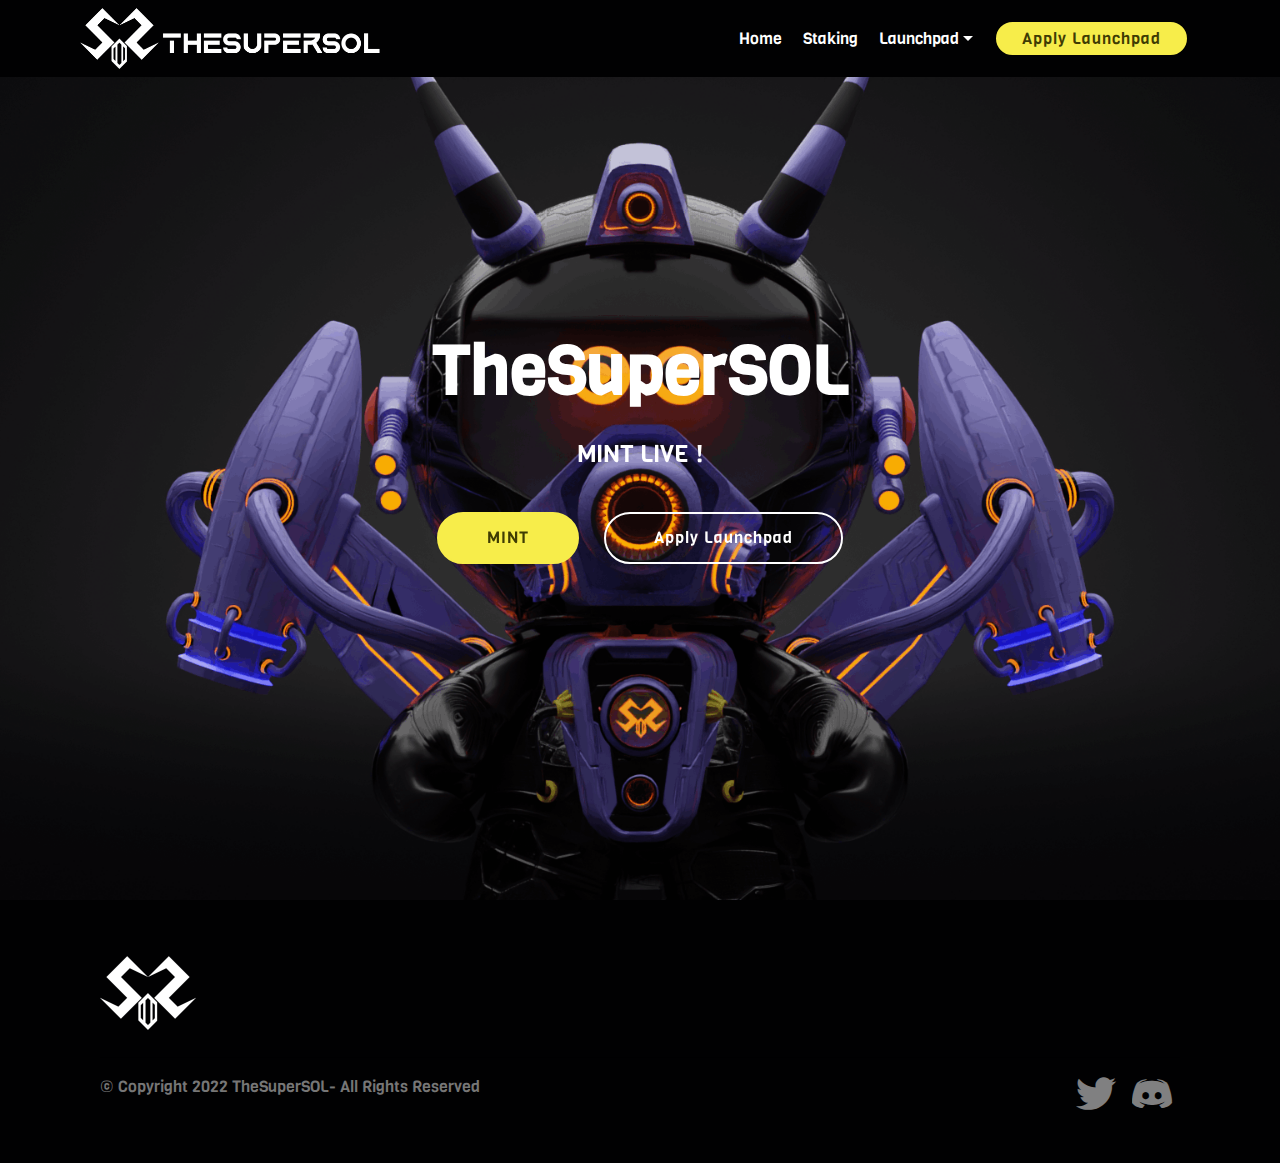
<file: Pass.html>
<!DOCTYPE html>
<html  >
<head>
  <!-- Site made with Mobirise Website Builder v4.12.4, https://mobirise.com -->
  <meta charset="UTF-8">
  <meta http-equiv="X-UA-Compatible" content="IE=edge">
  <meta name="generator" content="Mobirise v4.12.4, mobirise.com">
  <meta name="viewport" content="width=device-width, initial-scale=1, minimum-scale=1">
  <link rel="shortcut icon" href="assets/images/favicon.ico" type="image/x-icon">
  <meta name="description" content="Website Builder Description">
  
  
  <title>Pass</title>
  <link rel="stylesheet" href="assets/web/assets/mobirise-icons/mobirise-icons.css">
  <link rel="stylesheet" href="assets/bootstrap/css/bootstrap.min.css">
  <link rel="stylesheet" href="assets/bootstrap/css/bootstrap-grid.min.css">
  <link rel="stylesheet" href="assets/bootstrap/css/bootstrap-reboot.min.css">
  <link rel="stylesheet" href="assets/socicon/css/styles.css">
  <link rel="stylesheet" href="assets/tether/tether.min.css">
  <link rel="stylesheet" href="assets/dropdown/css/style.css">
  <link rel="stylesheet" href="assets/theme/css/style.css">
  <link rel="preload" as="style" href="assets/mobirise/css/mbr-additional.css"><link rel="stylesheet" href="assets/mobirise/css/mbr-additional.css" type="text/css">
  
  
  
</head>
<body>
  <section class="menu cid-qTkzRZLJNu" once="menu" id="menu1-s">

    

    <nav class="navbar navbar-expand beta-menu navbar-dropdown align-items-center navbar-fixed-top navbar-toggleable-sm">
        <button class="navbar-toggler navbar-toggler-right" type="button" data-toggle="collapse" data-target="#navbarSupportedContent" aria-controls="navbarSupportedContent" aria-expanded="false" aria-label="Toggle navigation">
            <div class="hamburger">
                <span></span>
                <span></span>
                <span></span>
                <span></span>
            </div>
        </button>
        <div class="menu-logo">
            <div class="navbar-brand">
                <span class="navbar-logo">
                    <a href="Pass.html">
                         <img src="assets/images/logo-website-1-594x120.png" alt="Mobirise" title="" style="height: 3.8rem;">
                    </a>
                </span>
                
            </div>
        </div>
        <div class="collapse navbar-collapse" id="navbarSupportedContent">
            <ul class="navbar-nav nav-dropdown" data-app-modern-menu="true"><li class="nav-item">
                    <a class="nav-link link text-white display-4" href="index.html">Home</a>
                </li>
                <li class="nav-item">
                    <a class="nav-link link text-white display-4" href="Staking.html">
                        Staking</a>
                </li><li class="nav-item dropdown"><a class="nav-link link text-white dropdown-toggle display-4" href="https://mobirise.com" data-toggle="dropdown-submenu" aria-expanded="false">
                        Launchpad</a><div class="dropdown-menu"><a class="text-white dropdown-item display-4" href="Launchpad-info.html">Launchpad Info</a><a class="text-white dropdown-item display-4" href="Upcoming.html">Upcoming</a><a class="text-white dropdown-item display-4" href="Pass.html">Pass</a></div></li></ul>
            <div class="navbar-buttons mbr-section-btn"><a class="btn btn-sm btn-secondary display-4" href="Pass.html">
                    Apply Launchpad</a></div>
        </div>
    </nav>
</section>

<section class="engine"><a href="https://mobirise.info/h">how to create your own web page for free</a></section><section class="cid-t7IHNJD7gO mbr-fullscreen mbr-parallax-background" id="header2-t">

    

    

    <div class="container align-center">
        <div class="row justify-content-md-center">
            <div class="mbr-white col-md-10">
                <h1 class="mbr-section-title mbr-bold pb-3 mbr-fonts-style display-1">TheSuperSOL</h1>
                
                <p class="mbr-text pb-3 mbr-fonts-style display-5">MINT LIVE !</p>
                <div class="mbr-section-btn"><a class="btn btn-md btn-secondary display-4" href="https://thesupersol.vercel.app/" target="_blank">MINT</a>
                    <a class="btn btn-md btn-white-outline display-4" href="Pass.html">Apply Launchpad</a></div>
            </div>
        </div>
    </div>
    
</section>

<section class="cid-t7IHORW9FP" id="footer5-u">

    

    

    <div class="container">
        <div class="media-container-row">
            <div class="col-md-3">
                <div class="media-wrap">
                    <a href="Pass.html">
                       <img src="assets/images/logo192-192x192.png" alt="Mobirise" title="">
                    </a>
                </div>
            </div>
            <div class="col-md-9">
                <p class="mbr-text align-right links mbr-fonts-style display-7"></p>
            </div>
        </div>
        <div class="footer-lower">
            <div class="media-container-row">
                <div class="col-md-12">
                    <hr>
                </div>
            </div>
            <div class="media-container-row mbr-white">
                <div class="col-md-6 copyright">
                    <p class="mbr-text mbr-fonts-style display-7">
                        © Copyright 2022 TheSuperSOL- All Rights Reserved
                    </p>
                </div>
                <div class="col-md-6">
                    <div class="social-list align-right">
                        <div class="soc-item">
                            <a href="https://twitter.com/The_SuperSol" target="_blank">
                                <span class="mbr-iconfont mbr-iconfont-social socicon-twitter socicon" style="color: rgb(255, 255, 255); fill: rgb(255, 255, 255); font-size: 40px;"></span>
                            </a>
                        </div>
                        <div class="soc-item">
                            <a href="https://discord.gg/4xCJHDDrbs" target="_blank">
                                <span class="mbr-iconfont mbr-iconfont-social socicon-discord socicon" style="font-size: 40px; color: rgb(255, 255, 255); fill: rgb(255, 255, 255);"></span>
                            </a>
                        </div>
                        
                        
                        
                        
                    </div>
                </div>
            </div>
        </div>
    </div>
</section>


  <script src="assets/web/assets/jquery/jquery.min.js"></script>
  <script src="assets/popper/popper.min.js"></script>
  <script src="assets/bootstrap/js/bootstrap.min.js"></script>
  <script src="assets/tether/tether.min.js"></script>
  <script src="assets/dropdown/js/nav-dropdown.js"></script>
  <script src="assets/dropdown/js/navbar-dropdown.js"></script>
  <script src="assets/touchswipe/jquery.touch-swipe.min.js"></script>
  <script src="assets/parallax/jarallax.min.js"></script>
  <script src="assets/smoothscroll/smooth-scroll.js"></script>
  <script src="assets/theme/js/script.js"></script>
  
  
</body>
</html>
</file>
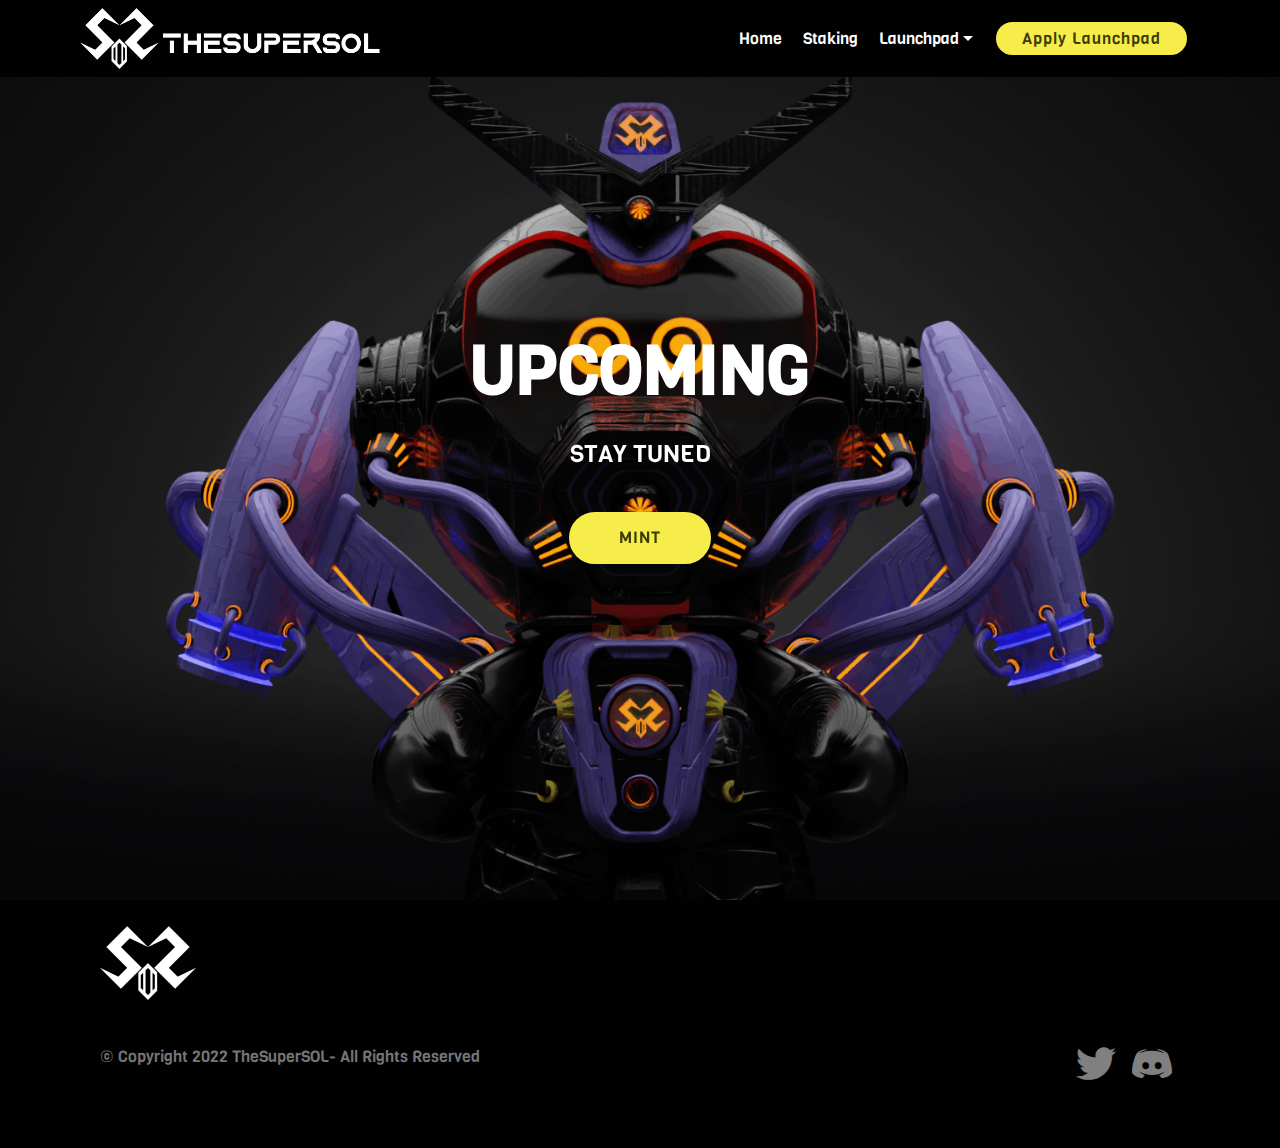
<file: Staking.html>
<!DOCTYPE html>
<html  >
<head>
  <!-- Site made with Mobirise Website Builder v4.12.4, https://mobirise.com -->
  <meta charset="UTF-8">
  <meta http-equiv="X-UA-Compatible" content="IE=edge">
  <meta name="generator" content="Mobirise v4.12.4, mobirise.com">
  <meta name="viewport" content="width=device-width, initial-scale=1, minimum-scale=1">
  <link rel="shortcut icon" href="assets/images/favicon.ico" type="image/x-icon">
  <meta name="description" content="Site Maker Description">
  
  
  <title>Staking</title>
  <link rel="stylesheet" href="assets/web/assets/mobirise-icons/mobirise-icons.css">
  <link rel="stylesheet" href="assets/bootstrap/css/bootstrap.min.css">
  <link rel="stylesheet" href="assets/bootstrap/css/bootstrap-grid.min.css">
  <link rel="stylesheet" href="assets/bootstrap/css/bootstrap-reboot.min.css">
  <link rel="stylesheet" href="assets/socicon/css/styles.css">
  <link rel="stylesheet" href="assets/tether/tether.min.css">
  <link rel="stylesheet" href="assets/dropdown/css/style.css">
  <link rel="stylesheet" href="assets/theme/css/style.css">
  <link rel="preload" as="style" href="assets/mobirise/css/mbr-additional.css"><link rel="stylesheet" href="assets/mobirise/css/mbr-additional.css" type="text/css">
  
  
  
</head>
<body>
  <section class="menu cid-qTkzRZLJNu" once="menu" id="menu1-e">

    

    <nav class="navbar navbar-expand beta-menu navbar-dropdown align-items-center navbar-fixed-top navbar-toggleable-sm">
        <button class="navbar-toggler navbar-toggler-right" type="button" data-toggle="collapse" data-target="#navbarSupportedContent" aria-controls="navbarSupportedContent" aria-expanded="false" aria-label="Toggle navigation">
            <div class="hamburger">
                <span></span>
                <span></span>
                <span></span>
                <span></span>
            </div>
        </button>
        <div class="menu-logo">
            <div class="navbar-brand">
                <span class="navbar-logo">
                    <a href="Staking.html">
                         <img src="assets/images/logo-website-1-594x120.png" alt="Mobirise" title="" style="height: 3.8rem;">
                    </a>
                </span>
                
            </div>
        </div>
        <div class="collapse navbar-collapse" id="navbarSupportedContent">
            <ul class="navbar-nav nav-dropdown" data-app-modern-menu="true"><li class="nav-item">
                    <a class="nav-link link text-white display-4" href="index.html">Home</a>
                </li>
                <li class="nav-item">
                    <a class="nav-link link text-white display-4" href="Staking.html">
                        Staking</a>
                </li><li class="nav-item dropdown"><a class="nav-link link text-white dropdown-toggle display-4" href="https://mobirise.com" data-toggle="dropdown-submenu" aria-expanded="false">
                        Launchpad</a><div class="dropdown-menu"><a class="text-white dropdown-item display-4" href="Launchpad-info.html">Launchpad Info</a><a class="text-white dropdown-item display-4" href="Upcoming.html">Upcoming</a><a class="text-white dropdown-item display-4" href="Pass.html">Pass</a></div></li></ul>
            <div class="navbar-buttons mbr-section-btn"><a class="btn btn-sm btn-secondary display-4" href="Staking.html">
                    Apply Launchpad</a></div>
        </div>
    </nav>
</section>

<section class="engine"><a href="https://mobirise.info/w">free html5 templates</a></section><section class="cid-t7Iz4DuT6S mbr-fullscreen mbr-parallax-background" id="header2-g">

    

    

    <div class="container align-center">
        <div class="row justify-content-md-center">
            <div class="mbr-white col-md-10">
                <h1 class="mbr-section-title mbr-bold pb-3 mbr-fonts-style display-1">
                    UPCOMING</h1>
                
                <p class="mbr-text pb-3 mbr-fonts-style display-5">STAY TUNED</p>
                <div class="mbr-section-btn"><a class="btn btn-md btn-secondary display-4" href="https://thesupersol.vercel.app/" target="_blank">MINT</a></div>
            </div>
        </div>
    </div>
    
</section>

<section class="cid-t7IznK8MXY" id="footer5-h">

    

    

    <div class="container">
        <div class="media-container-row">
            <div class="col-md-3">
                <div class="media-wrap">
                    <a href="Staking.html">
                       <img src="assets/images/logo192-192x192.png" alt="Mobirise" title="">
                    </a>
                </div>
            </div>
            <div class="col-md-9">
                <p class="mbr-text align-right links mbr-fonts-style display-7"></p>
            </div>
        </div>
        <div class="footer-lower">
            <div class="media-container-row">
                <div class="col-md-12">
                    <hr>
                </div>
            </div>
            <div class="media-container-row mbr-white">
                <div class="col-md-6 copyright">
                    <p class="mbr-text mbr-fonts-style display-7">
                        © Copyright 2022 TheSuperSOL- All Rights Reserved
                    </p>
                </div>
                <div class="col-md-6">
                    <div class="social-list align-right">
                        <div class="soc-item">
                            <a href="https://twitter.com/The_SuperSol" target="_blank">
                                <span class="mbr-iconfont mbr-iconfont-social socicon-twitter socicon" style="color: rgb(255, 255, 255); fill: rgb(255, 255, 255); font-size: 40px;"></span>
                            </a>
                        </div>
                        <div class="soc-item">
                            <a href="https://discord.gg/4xCJHDDrbs" target="_blank">
                                <span class="mbr-iconfont mbr-iconfont-social socicon-discord socicon" style="font-size: 40px; color: rgb(255, 255, 255); fill: rgb(255, 255, 255);"></span>
                            </a>
                        </div>
                        
                        
                        
                        
                    </div>
                </div>
            </div>
        </div>
    </div>
</section>


  <script src="assets/web/assets/jquery/jquery.min.js"></script>
  <script src="assets/popper/popper.min.js"></script>
  <script src="assets/bootstrap/js/bootstrap.min.js"></script>
  <script src="assets/tether/tether.min.js"></script>
  <script src="assets/dropdown/js/nav-dropdown.js"></script>
  <script src="assets/dropdown/js/navbar-dropdown.js"></script>
  <script src="assets/touchswipe/jquery.touch-swipe.min.js"></script>
  <script src="assets/parallax/jarallax.min.js"></script>
  <script src="assets/smoothscroll/smooth-scroll.js"></script>
  <script src="assets/theme/js/script.js"></script>
  
  
</body>
</html>
</file>
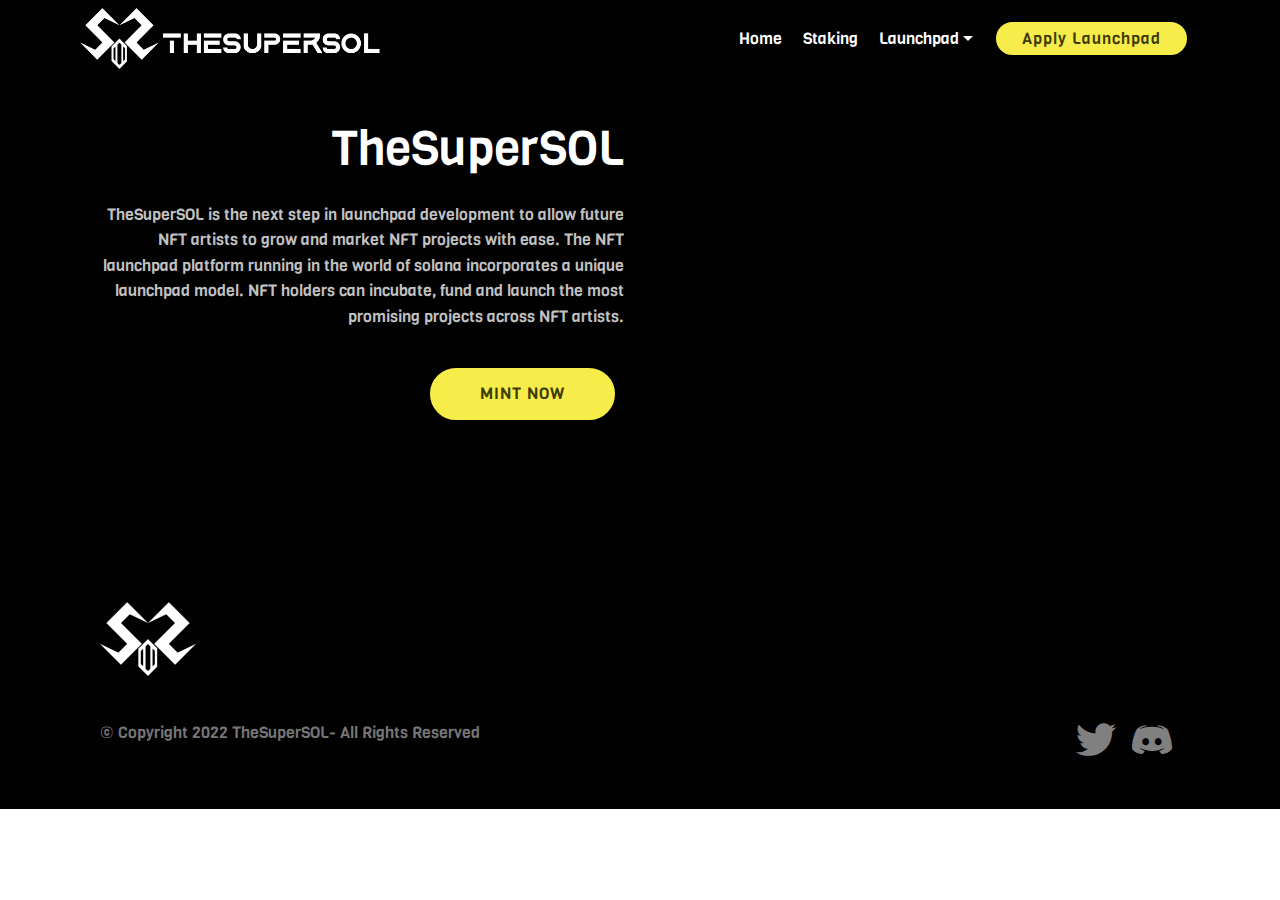
<file: Upcoming.html>
<!DOCTYPE html>
<html  >
<head>
  <!-- Site made with Mobirise Website Builder v4.12.4, https://mobirise.com -->
  <meta charset="UTF-8">
  <meta http-equiv="X-UA-Compatible" content="IE=edge">
  <meta name="generator" content="Mobirise v4.12.4, mobirise.com">
  <meta name="viewport" content="width=device-width, initial-scale=1, minimum-scale=1">
  <link rel="shortcut icon" href="assets/images/favicon.ico" type="image/x-icon">
  <meta name="description" content="Web Page Builder Description">
  
  
  <title>Upcoming</title>
  <link rel="stylesheet" href="assets/bootstrap/css/bootstrap.min.css">
  <link rel="stylesheet" href="assets/bootstrap/css/bootstrap-grid.min.css">
  <link rel="stylesheet" href="assets/bootstrap/css/bootstrap-reboot.min.css">
  <link rel="stylesheet" href="assets/tether/tether.min.css">
  <link rel="stylesheet" href="assets/dropdown/css/style.css">
  <link rel="stylesheet" href="assets/socicon/css/styles.css">
  <link rel="stylesheet" href="assets/theme/css/style.css">
  <link rel="preload" as="style" href="assets/mobirise/css/mbr-additional.css"><link rel="stylesheet" href="assets/mobirise/css/mbr-additional.css" type="text/css">
  
  
  
</head>
<body>
  <section class="menu cid-qTkzRZLJNu" once="menu" id="menu1-p">

    

    <nav class="navbar navbar-expand beta-menu navbar-dropdown align-items-center navbar-fixed-top navbar-toggleable-sm">
        <button class="navbar-toggler navbar-toggler-right" type="button" data-toggle="collapse" data-target="#navbarSupportedContent" aria-controls="navbarSupportedContent" aria-expanded="false" aria-label="Toggle navigation">
            <div class="hamburger">
                <span></span>
                <span></span>
                <span></span>
                <span></span>
            </div>
        </button>
        <div class="menu-logo">
            <div class="navbar-brand">
                <span class="navbar-logo">
                    <a href="Upcoming.html">
                         <img src="assets/images/logo-website-1-594x120.png" alt="Mobirise" title="" style="height: 3.8rem;">
                    </a>
                </span>
                
            </div>
        </div>
        <div class="collapse navbar-collapse" id="navbarSupportedContent">
            <ul class="navbar-nav nav-dropdown" data-app-modern-menu="true"><li class="nav-item">
                    <a class="nav-link link text-white display-4" href="index.html">Home</a>
                </li>
                <li class="nav-item">
                    <a class="nav-link link text-white display-4" href="Staking.html">
                        Staking</a>
                </li><li class="nav-item dropdown"><a class="nav-link link text-white dropdown-toggle display-4" href="https://mobirise.com" data-toggle="dropdown-submenu" aria-expanded="false">
                        Launchpad</a><div class="dropdown-menu"><a class="text-white dropdown-item display-4" href="Launchpad-info.html">Launchpad Info</a><a class="text-white dropdown-item display-4" href="Upcoming.html">Upcoming</a><a class="text-white dropdown-item display-4" href="Pass.html">Pass</a></div></li></ul>
            <div class="navbar-buttons mbr-section-btn"><a class="btn btn-sm btn-secondary display-4" href="Upcoming.html">
                    Apply Launchpad</a></div>
        </div>
    </nav>
</section>

<section class="engine"><a href="https://mobirise.info/r">bootstrap template</a></section><section class="header7 cid-t7IFLtYiam" id="header7-r">

    

    

    <div class="container">
        <div class="media-container-row">

            <div class="media-content align-right">
                <h1 class="mbr-section-title mbr-white pb-3 mbr-fonts-style display-2">TheSuperSOL</h1>
                <div class="mbr-section-text mbr-white pb-3">
                    <p class="mbr-text mbr-fonts-style display-7">TheSuperSOL is the next step in launchpad development to allow future NFT artists to grow and market NFT projects with ease. The NFT launchpad platform running in the world of solana incorporates a unique launchpad model. NFT holders can incubate, fund and launch the most promising projects across NFT artists.
                    </p>
                </div>
                <div class="mbr-section-btn"><a class="btn btn-md btn-success display-4" href="https://thesupersol.vercel.app/" target="_blank">MINT NOW</a></div>
            </div>

            <div class="mbr-figure" style="width: 100%;"><iframe class="mbr-embedded-video" src="https://www.youtube.com/embed/KE_2iUKYOYE?rel=0&amp;amp;showinfo=0&amp;autoplay=1&amp;loop=0" width="1280" height="720" frameborder="0" allowfullscreen></iframe></div>

        </div>
    </div>
</section>

<section class="cid-t7IFFG4iqj" id="footer5-q">

    

    

    <div class="container">
        <div class="media-container-row">
            <div class="col-md-3">
                <div class="media-wrap">
                    <a href="Upcoming.html">
                       <img src="assets/images/logo192-192x192.png" alt="Mobirise" title="">
                    </a>
                </div>
            </div>
            <div class="col-md-9">
                <p class="mbr-text align-right links mbr-fonts-style display-7"></p>
            </div>
        </div>
        <div class="footer-lower">
            <div class="media-container-row">
                <div class="col-md-12">
                    <hr>
                </div>
            </div>
            <div class="media-container-row mbr-white">
                <div class="col-md-6 copyright">
                    <p class="mbr-text mbr-fonts-style display-7">
                        © Copyright 2022 TheSuperSOL- All Rights Reserved
                    </p>
                </div>
                <div class="col-md-6">
                    <div class="social-list align-right">
                        <div class="soc-item">
                            <a href="https://twitter.com/The_SuperSol" target="_blank">
                                <span class="mbr-iconfont mbr-iconfont-social socicon-twitter socicon" style="color: rgb(255, 255, 255); fill: rgb(255, 255, 255); font-size: 40px;"></span>
                            </a>
                        </div>
                        <div class="soc-item">
                            <a href="https://discord.gg/4xCJHDDrbs" target="_blank">
                                <span class="mbr-iconfont mbr-iconfont-social socicon-discord socicon" style="font-size: 40px; color: rgb(255, 255, 255); fill: rgb(255, 255, 255);"></span>
                            </a>
                        </div>
                        
                        
                        
                        
                    </div>
                </div>
            </div>
        </div>
    </div>
</section>


  <script src="assets/web/assets/jquery/jquery.min.js"></script>
  <script src="assets/popper/popper.min.js"></script>
  <script src="assets/bootstrap/js/bootstrap.min.js"></script>
  <script src="assets/tether/tether.min.js"></script>
  <script src="assets/smoothscroll/smooth-scroll.js"></script>
  <script src="assets/dropdown/js/nav-dropdown.js"></script>
  <script src="assets/dropdown/js/navbar-dropdown.js"></script>
  <script src="assets/touchswipe/jquery.touch-swipe.min.js"></script>
  <script src="assets/theme/js/script.js"></script>
  
  
</body>
</html>
</file>
<file: assets/web/assets/mobirise-icons-bold/mobirise-icons-bold.css>
@font-face {
  font-family: 'mobirise-icons-bold';
  font-display: swap;
  src:  url('mobirise-icons-bold.eot?m1l4yr');
  src:  url('mobirise-icons-bold.eot?m1l4yr#iefix') format('embedded-opentype'),
    url('mobirise-icons-bold.ttf?m1l4yr') format('truetype'),
    url('mobirise-icons-bold.woff?m1l4yr') format('woff'),
    url('mobirise-icons-bold.svg?m1l4yr#mobirise-icons-bold') format('svg');
  font-weight: normal;
  font-style: normal;
}

[class^="mbrib-"], [class*="mbrib-"] {
  /* use !important to prevent issues with browser extensions that change fonts */
  font-family: 'mobirise-icons-bold' !important;
  speak: none;
  font-style: normal;
  font-weight: normal;
  font-variant: normal;
  text-transform: none;
  line-height: 1;

  /* Better Font Rendering =========== */
  -webkit-font-smoothing: antialiased;
  -moz-osx-font-smoothing: grayscale;
}

.mbrib-add-submenu:before {
  content: "\e900";
}
.mbrib-alert:before {
  content: "\e901";
}
.mbrib-align-center:before {
  content: "\e902";
}
.mbrib-align-justify:before {
  content: "\e903";
}
.mbrib-align-left:before {
  content: "\e904";
}
.mbrib-align-right:before {
  content: "\e905";
}
.mbrib-android:before {
  content: "\e906";
}
.mbrib-apple:before {
  content: "\e907";
}
.mbrib-arrow-down:before {
  content: "\e908";
}
.mbrib-arrow-next:before {
  content: "\e909";
}
.mbrib-arrow-prev:before {
  content: "\e90a";
}
.mbrib-arrow-up:before {
  content: "\e90b";
}
.mbrib-bold:before {
  content: "\e90c";
}
.mbrib-bookmark:before {
  content: "\e90d";
}
.mbrib-bootstrap:before {
  content: "\e90e";
}
.mbrib-briefcase:before {
  content: "\e90f";
}
.mbrib-browse:before {
  content: "\e910";
}
.mbrib-bulleted-list:before {
  content: "\e911";
}
.mbrib-calendar:before {
  content: "\e912";
}
.mbrib-camera:before {
  content: "\e913";
}
.mbrib-cart-add:before {
  content: "\e914";
}
.mbrib-cart-full:before {
  content: "\e915";
}
.mbrib-cash:before {
  content: "\e916";
}
.mbrib-change-style:before {
  content: "\e917";
}
.mbrib-chat:before {
  content: "\e918";
}
.mbrib-clock:before {
  content: "\e919";
}
.mbrib-close:before {
  content: "\e91a";
}
.mbrib-cloud:before {
  content: "\e91b";
}
.mbrib-code:before {
  content: "\e91c";
}
.mbrib-contact-form:before {
  content: "\e91d";
}
.mbrib-credit-card:before {
  content: "\e91e";
}
.mbrib-cursor-click:before {
  content: "\e91f";
}
.mbrib-cust-feedback:before {
  content: "\e920";
}
.mbrib-database:before {
  content: "\e921";
}
.mbrib-delivery:before {
  content: "\e922";
}
.mbrib-desktop:before {
  content: "\e923";
}
.mbrib-devices:before {
  content: "\e924";
}
.mbrib-down:before {
  content: "\e925";
}
.mbrib-download:before {
  content: "\e926";
}
.mbrib-drag-n-drop:before {
  content: "\e927";
}
.mbrib-drag-n-drop2:before {
  content: "\e928";
}
.mbrib-edit:before {
  content: "\e929";
}
.mbrib-edit2:before {
  content: "\e92a";
}
.mbrib-error:before {
  content: "\e92b";
}
.mbrib-extension:before {
  content: "\e92c";
}
.mbrib-features:before {
  content: "\e92d";
}
.mbrib-file:before {
  content: "\e92e";
}
.mbrib-flag:before {
  content: "\e92f";
}
.mbrib-folder:before {
  content: "\e930";
}
.mbrib-gift:before {
  content: "\e931";
}
.mbrib-github:before {
  content: "\e932";
}
.mbrib-globe-2:before {
  content: "\e933";
}
.mbrib-globe:before {
  content: "\e934";
}
.mbrib-growing-chart:before {
  content: "\e935";
}
.mbrib-hearth:before {
  content: "\e936";
}
.mbrib-help:before {
  content: "\e937";
}
.mbrib-home:before {
  content: "\e938";
}
.mbrib-hot-cup:before {
  content: "\e939";
}
.mbrib-idea:before {
  content: "\e93a";
}
.mbrib-image-gallery:before {
  content: "\e93b";
}
.mbrib-image-slider:before {
  content: "\e93c";
}
.mbrib-info:before {
  content: "\e93d";
}
.mbrib-italic:before {
  content: "\e93e";
}
.mbrib-key:before {
  content: "\e93f";
}
.mbrib-laptop:before {
  content: "\e940";
}
.mbrib-layers:before {
  content: "\e941";
}
.mbrib-left-right:before {
  content: "\e942";
}
.mbrib-left:before {
  content: "\e943";
}
.mbrib-letter:before {
  content: "\e944";
}
.mbrib-like:before {
  content: "\e945";
}
.mbrib-link:before {
  content: "\e946";
}
.mbrib-lock:before {
  content: "\e947";
}
.mbrib-login:before {
  content: "\e948";
}
.mbrib-logout:before {
  content: "\e949";
}
.mbrib-magic-stick:before {
  content: "\e94a";
}
.mbrib-map-pin:before {
  content: "\e94b";
}
.mbrib-menu:before {
  content: "\e94c";
}
.mbrib-mobile:before {
  content: "\e94d";
}
.mbrib-mobile2:before {
  content: "\e94e";
}
.mbrib-mobirise:before {
  content: "\e94f";
}
.mbrib-more-horizontal:before {
  content: "\e950";
}
.mbrib-more-vertical:before {
  content: "\e951";
}
.mbrib-music:before {
  content: "\e952";
}
.mbrib-new-file:before {
  content: "\e953";
}
.mbrib-numbered-list:before {
  content: "\e954";
}
.mbrib-opened-folder:before {
  content: "\e955";
}
.mbrib-pages:before {
  content: "\e956";
}
.mbrib-paper-plane:before {
  content: "\e957";
}
.mbrib-paperclip:before {
  content: "\e958";
}
.mbrib-photo:before {
  content: "\e959";
}
.mbrib-photos:before {
  content: "\e95a";
}
.mbrib-pin:before {
  content: "\e95b";
}
.mbrib-play:before {
  content: "\e95c";
}
.mbrib-plus:before {
  content: "\e95d";
}
.mbrib-preview:before {
  content: "\e95e";
}
.mbrib-print:before {
  content: "\e95f";
}
.mbrib-protect:before {
  content: "\e960";
}
.mbrib-question:before {
  content: "\e961";
}
.mbrib-quote-left:before {
  content: "\e962";
}
.mbrib-quote-right:before {
  content: "\e963";
}
.mbrib-redo:before {
  content: "\e964";
}
.mbrib-refresh:before {
  content: "\e965";
}
.mbrib-responsive:before {
  content: "\e966";
}
.mbrib-right:before {
  content: "\e967";
}
.mbrib-rocket:before {
  content: "\e968";
}
.mbrib-sad-face:before {
  content: "\e969";
}
.mbrib-sale:before {
  content: "\e96a";
}
.mbrib-save:before {
  content: "\e96b";
}
.mbrib-search:before {
  content: "\e96c";
}
.mbrib-setting:before {
  content: "\e96d";
}
.mbrib-setting2:before {
  content: "\e96e";
}
.mbrib-setting3:before {
  content: "\e96f";
}
.mbrib-share:before {
  content: "\e970";
}
.mbrib-shopping-bag:before {
  content: "\e971";
}
.mbrib-shopping-basket:before {
  content: "\e972";
}
.mbrib-shopping-cart:before {
  content: "\e973";
}
.mbrib-sites:before {
  content: "\e974";
}
.mbrib-smile-face:before {
  content: "\e975";
}
.mbrib-speed:before {
  content: "\e976";
}
.mbrib-star:before {
  content: "\e977";
}
.mbrib-success:before {
  content: "\e978";
}
.mbrib-sun:before {
  content: "\e979";
}
.mbrib-sun2:before {
  content: "\e97a";
}
.mbrib-tablet-vertical:before {
  content: "\e97b";
}
.mbrib-tablet:before {
  content: "\e97c";
}
.mbrib-target:before {
  content: "\e97d";
}
.mbrib-timer:before {
  content: "\e97e";
}
.mbrib-to-ftp:before {
  content: "\e97f";
}
.mbrib-to-local-drive:before {
  content: "\e980";
}
.mbrib-touch-swipe:before {
  content: "\e981";
}
.mbrib-touch:before {
  content: "\e982";
}
.mbrib-trash:before {
  content: "\e983";
}
.mbrib-underline:before {
  content: "\e984";
}
.mbrib-undo:before {
  content: "\e985";
}
.mbrib-unlink:before {
  content: "\e986";
}
.mbrib-unlock:before {
  content: "\e987";
}
.mbrib-up-down:before {
  content: "\e988";
}
.mbrib-up:before {
  content: "\e989";
}
.mbrib-update:before {
  content: "\e98a";
}
.mbrib-upload:before {
  content: "\e98b";
}
.mbrib-user:before {
  content: "\e98c";
}
.mbrib-user2:before {
  content: "\e98d";
}
.mbrib-users:before {
  content: "\e98e";
}
.mbrib-video-play:before {
  content: "\e98f";
}
.mbrib-video:before {
  content: "\e990";
}
.mbrib-watch:before {
  content: "\e991";
}
.mbrib-website-theme:before {
  content: "\e992";
}
.mbrib-wifi:before {
  content: "\e993";
}
.mbrib-windows:before {
  content: "\e994";
}
.mbrib-zoom-out:before {
  content: "\e995";
}
</file>
<file: assets/web/assets/mobirise-icons/mobirise-icons.css>
@font-face {
  font-family: 'MobiriseIcons';
  src:  url('mobirise-icons.eot?spat4u');
  src:  url('mobirise-icons.eot?spat4u#iefix') format('embedded-opentype'),
    url('mobirise-icons.ttf?spat4u') format('truetype'),
    url('mobirise-icons.woff?spat4u') format('woff'),
    url('mobirise-icons.svg?spat4u#MobiriseIcons') format('svg');
  font-weight: normal;
  font-style: normal;
  font-display: swap;
}

[class^="mbri-"], [class*=" mbri-"] {
  /* use !important to prevent issues with browser extensions that change fonts */
  font-family: MobiriseIcons !important;
  speak: none;
  font-style: normal;
  font-weight: normal;
  font-variant: normal;
  text-transform: none;
  line-height: 1;

  /* Better Font Rendering =========== */
  -webkit-font-smoothing: antialiased;
  -moz-osx-font-smoothing: grayscale;
}

.mbri-add-submenu:before {
  content: "\e900";
}
.mbri-alert:before {
  content: "\e901";
}
.mbri-align-center:before {
  content: "\e902";
}
.mbri-align-justify:before {
  content: "\e903";
}
.mbri-align-left:before {
  content: "\e904";
}
.mbri-align-right:before {
  content: "\e905";
}
.mbri-android:before {
  content: "\e906";
}
.mbri-apple:before {
  content: "\e907";
}
.mbri-arrow-down:before {
  content: "\e908";
}
.mbri-arrow-next:before {
  content: "\e909";
}
.mbri-arrow-prev:before {
  content: "\e90a";
}
.mbri-arrow-up:before {
  content: "\e90b";
}
.mbri-bold:before {
  content: "\e90c";
}
.mbri-bookmark:before {
  content: "\e90d";
}
.mbri-bootstrap:before {
  content: "\e90e";
}
.mbri-briefcase:before {
  content: "\e90f";
}
.mbri-browse:before {
  content: "\e910";
}
.mbri-bulleted-list:before {
  content: "\e911";
}
.mbri-calendar:before {
  content: "\e912";
}
.mbri-camera:before {
  content: "\e913";
}
.mbri-cart-add:before {
  content: "\e914";
}
.mbri-cart-full:before {
  content: "\e915";
}
.mbri-cash:before {
  content: "\e916";
}
.mbri-change-style:before {
  content: "\e917";
}
.mbri-chat:before {
  content: "\e918";
}
.mbri-clock:before {
  content: "\e919";
}
.mbri-close:before {
  content: "\e91a";
}
.mbri-cloud:before {
  content: "\e91b";
}
.mbri-code:before {
  content: "\e91c";
}
.mbri-contact-form:before {
  content: "\e91d";
}
.mbri-credit-card:before {
  content: "\e91e";
}
.mbri-cursor-click:before {
  content: "\e91f";
}
.mbri-cust-feedback:before {
  content: "\e920";
}
.mbri-database:before {
  content: "\e921";
}
.mbri-delivery:before {
  content: "\e922";
}
.mbri-desktop:before {
  content: "\e923";
}
.mbri-devices:before {
  content: "\e924";
}
.mbri-down:before {
  content: "\e925";
}
.mbri-download:before {
  content: "\e989";
}
.mbri-drag-n-drop:before {
  content: "\e927";
}
.mbri-drag-n-drop2:before {
  content: "\e928";
}
.mbri-edit:before {
  content: "\e929";
}
.mbri-edit2:before {
  content: "\e92a";
}
.mbri-error:before {
  content: "\e92b";
}
.mbri-extension:before {
  content: "\e92c";
}
.mbri-features:before {
  content: "\e92d";
}
.mbri-file:before {
  content: "\e92e";
}
.mbri-flag:before {
  content: "\e92f";
}
.mbri-folder:before {
  content: "\e930";
}
.mbri-gift:before {
  content: "\e931";
}
.mbri-github:before {
  content: "\e932";
}
.mbri-globe:before {
  content: "\e933";
}
.mbri-globe-2:before {
  content: "\e934";
}
.mbri-growing-chart:before {
  content: "\e935";
}
.mbri-hearth:before {
  content: "\e936";
}
.mbri-help:before {
  content: "\e937";
}
.mbri-home:before {
  content: "\e938";
}
.mbri-hot-cup:before {
  content: "\e939";
}
.mbri-idea:before {
  content: "\e93a";
}
.mbri-image-gallery:before {
  content: "\e93b";
}
.mbri-image-slider:before {
  content: "\e93c";
}
.mbri-info:before {
  content: "\e93d";
}
.mbri-italic:before {
  content: "\e93e";
}
.mbri-key:before {
  content: "\e93f";
}
.mbri-laptop:before {
  content: "\e940";
}
.mbri-layers:before {
  content: "\e941";
}
.mbri-left-right:before {
  content: "\e942";
}
.mbri-left:before {
  content: "\e943";
}
.mbri-letter:before {
  content: "\e944";
}
.mbri-like:before {
  content: "\e945";
}
.mbri-link:before {
  content: "\e946";
}
.mbri-lock:before {
  content: "\e947";
}
.mbri-login:before {
  content: "\e948";
}
.mbri-logout:before {
  content: "\e949";
}
.mbri-magic-stick:before {
  content: "\e94a";
}
.mbri-map-pin:before {
  content: "\e94b";
}
.mbri-menu:before {
  content: "\e94c";
}
.mbri-mobile:before {
  content: "\e94d";
}
.mbri-mobile2:before {
  content: "\e94e";
}
.mbri-mobirise:before {
  content: "\e94f";
}
.mbri-more-horizontal:before {
  content: "\e950";
}
.mbri-more-vertical:before {
  content: "\e951";
}
.mbri-music:before {
  content: "\e952";
}
.mbri-new-file:before {
  content: "\e953";
}
.mbri-numbered-list:before {
  content: "\e954";
}
.mbri-opened-folder:before {
  content: "\e955";
}
.mbri-pages:before {
  content: "\e956";
}
.mbri-paper-plane:before {
  content: "\e957";
}
.mbri-paperclip:before {
  content: "\e958";
}
.mbri-photo:before {
  content: "\e959";
}
.mbri-photos:before {
  content: "\e95a";
}
.mbri-pin:before {
  content: "\e95b";
}
.mbri-play:before {
  content: "\e95c";
}
.mbri-plus:before {
  content: "\e95d";
}
.mbri-preview:before {
  content: "\e95e";
}
.mbri-print:before {
  content: "\e95f";
}
.mbri-protect:before {
  content: "\e960";
}
.mbri-question:before {
  content: "\e961";
}
.mbri-quote-left:before {
  content: "\e962";
}
.mbri-quote-right:before {
  content: "\e963";
}
.mbri-refresh:before {
  content: "\e964";
}
.mbri-responsive:before {
  content: "\e965";
}
.mbri-right:before {
  content: "\e966";
}
.mbri-rocket:before {
  content: "\e967";
}
.mbri-sad-face:before {
  content: "\e968";
}
.mbri-sale:before {
  content: "\e969";
}
.mbri-save:before {
  content: "\e96a";
}
.mbri-search:before {
  content: "\e96b";
}
.mbri-setting:before {
  content: "\e96c";
}
.mbri-setting2:before {
  content: "\e96d";
}
.mbri-setting3:before {
  content: "\e96e";
}
.mbri-share:before {
  content: "\e96f";
}
.mbri-shopping-bag:before {
  content: "\e970";
}
.mbri-shopping-basket:before {
  content: "\e971";
}
.mbri-shopping-cart:before {
  content: "\e972";
}
.mbri-sites:before {
  content: "\e973";
}
.mbri-smile-face:before {
  content: "\e974";
}
.mbri-speed:before {
  content: "\e975";
}
.mbri-star:before {
  content: "\e976";
}
.mbri-success:before {
  content: "\e977";
}
.mbri-sun:before {
  content: "\e978";
}
.mbri-sun2:before {
  content: "\e979";
}
.mbri-tablet:before {
  content: "\e97a";
}
.mbri-tablet-vertical:before {
  content: "\e97b";
}
.mbri-target:before {
  content: "\e97c";
}
.mbri-timer:before {
  content: "\e97d";
}
.mbri-to-ftp:before {
  content: "\e97e";
}
.mbri-to-local-drive:before {
  content: "\e97f";
}
.mbri-touch-swipe:before {
  content: "\e980";
}
.mbri-touch:before {
  content: "\e981";
}
.mbri-trash:before {
  content: "\e982";
}
.mbri-underline:before {
  content: "\e983";
}
.mbri-unlink:before {
  content: "\e984";
}
.mbri-unlock:before {
  content: "\e985";
}
.mbri-up-down:before {
  content: "\e986";
}
.mbri-up:before {
  content: "\e987";
}
.mbri-update:before {
  content: "\e988";
}
.mbri-upload:before {
 content: "\e926"; 
}
.mbri-user:before {
  content: "\e98a";
}
.mbri-user2:before {
  content: "\e98b";
}
.mbri-users:before {
  content: "\e98c";
}
.mbri-video:before {
  content: "\e98d";
}
.mbri-video-play:before {
  content: "\e98e";
}
.mbri-watch:before {
  content: "\e98f";
}
.mbri-website-theme:before {
  content: "\e990";
}
.mbri-wifi:before {
  content: "\e991";
}
.mbri-windows:before {
  content: "\e992";
}
.mbri-zoom-out:before {
  content: "\e993";
}
.mbri-redo:before {
  content: "\e994";
}
.mbri-undo:before {
  content: "\e995";
}
</file>
<file: assets/dropdown/css/style.css>
.navbar-dropdown {
  left: 0;
  padding: 0;
  position: absolute;
  right: 0;
  top: 0;
  transition: all 0.45s ease;
  z-index: 1030;
  background: #282828; }
  .navbar-dropdown .navbar-logo {
    margin-right: 0.8rem;
    transition: margin 0.3s ease-in-out;
    vertical-align: middle; }
    .navbar-dropdown .navbar-logo img {
      height: 3.125rem;
      transition: all 0.3s ease-in-out; }
    .navbar-dropdown .navbar-logo.mbr-iconfont {
      font-size: 3.125rem;
      line-height: 3.125rem; }
  .navbar-dropdown .navbar-caption {
    font-weight: 700;
    white-space: normal;
    vertical-align: -4px;
    line-height: 3.125rem !important; }
    .navbar-dropdown .navbar-caption, .navbar-dropdown .navbar-caption:hover {
      color: inherit;
      text-decoration: none; }
  .navbar-dropdown .mbr-iconfont + .navbar-caption {
    vertical-align: -1px; }
  .navbar-dropdown.navbar-fixed-top {
    position: fixed; }
  .navbar-dropdown .navbar-brand span {
    vertical-align: -4px; }
  .navbar-dropdown.bg-color.transparent {
    background: none; }
  .navbar-dropdown.navbar-short .navbar-brand {
    padding: 0.625rem 0; }
    .navbar-dropdown.navbar-short .navbar-brand span {
      vertical-align: -1px; }
  .navbar-dropdown.navbar-short .navbar-caption {
    line-height: 2.375rem !important;
    vertical-align: -2px; }
  .navbar-dropdown.navbar-short .navbar-logo {
    margin-right: 0.5rem; }
    .navbar-dropdown.navbar-short .navbar-logo img {
      height: 2.375rem; }
    .navbar-dropdown.navbar-short .navbar-logo.mbr-iconfont {
      font-size: 2.375rem;
      line-height: 2.375rem; }
  .navbar-dropdown.navbar-short .mbr-table-cell {
    height: 3.625rem; }
  .navbar-dropdown .navbar-close {
    left: 0.6875rem;
    position: fixed;
    top: 0.75rem;
    z-index: 1000; }
  .navbar-dropdown .hamburger-icon {
    content: "";
    display: inline-block;
    vertical-align: middle;
    width: 16px;
    -webkit-box-shadow: 0 -6px 0 1px #282828,0 0 0 1px #282828,0 6px 0 1px #282828;
    -moz-box-shadow: 0 -6px 0 1px #282828,0 0 0 1px #282828,0 6px 0 1px #282828;
    box-shadow: 0 -6px 0 1px #282828,0 0 0 1px #282828,0 6px 0 1px #282828; }

.dropdown-menu .dropdown-toggle[data-toggle="dropdown-submenu"]::after {
  border-bottom: 0.35em solid transparent;
  border-left: 0.35em solid;
  border-right: 0;
  border-top: 0.35em solid transparent;
  margin-left: 0.3rem; }

.dropdown-menu .dropdown-item:focus {
  outline: 0; }

.nav-dropdown {
  font-size: 0.75rem;
  font-weight: 500;
  height: auto !important; }
  .nav-dropdown .nav-btn {
    padding-left: 1rem; }
  .nav-dropdown .link {
    margin: .667em 1.667em;
    font-weight: 500;
    padding: 0;
    transition: color .2s ease-in-out; }
    .nav-dropdown .link.dropdown-toggle {
      margin-right: 2.583em; }
      .nav-dropdown .link.dropdown-toggle::after {
        margin-left: .25rem;
        border-top: 0.35em solid;
        border-right: 0.35em solid transparent;
        border-left: 0.35em solid transparent;
        border-bottom: 0; }
      .nav-dropdown .link.dropdown-toggle[aria-expanded="true"] {
        margin: 0;
        padding: 0.667em 3.263em  0.667em 1.667em; }
  .nav-dropdown .link::after,
  .nav-dropdown .dropdown-item::after {
    color: inherit; }
  .nav-dropdown .btn {
    font-size: 0.75rem;
    font-weight: 700;
    letter-spacing: 0;
    margin-bottom: 0;
    padding-left: 1.25rem;
    padding-right: 1.25rem; }
  .nav-dropdown .dropdown-menu {
    border-radius: 0;
    border: 0;
    left: 0;
    margin: 0;
    padding-bottom: 1.25rem;
    padding-top: 1.25rem;
    position: relative; }
  .nav-dropdown .dropdown-submenu {
    margin-left: 0.125rem;
    top: 0; }
  .nav-dropdown .dropdown-item {
    font-weight: 500;
    line-height: 2;
    padding: 0.3846em 4.615em 0.3846em 1.5385em;
    position: relative;
    transition: color .2s ease-in-out, background-color .2s ease-in-out; }
    .nav-dropdown .dropdown-item::after {
      margin-top: -0.3077em;
      position: absolute;
      right: 1.1538em;
      top: 50%; }
    .nav-dropdown .dropdown-item:focus, .nav-dropdown .dropdown-item:hover {
      background: none; }

@media (max-width: 767px) {
  .nav-dropdown.navbar-toggleable-sm {
    bottom: 0;
    display: none;
    left: 0;
    overflow-x: hidden;
    position: fixed;
    top: 0;
    transform: translateX(-100%);
    -ms-transform: translateX(-100%);
    -webkit-transform: translateX(-100%);
    width: 18.75rem;
    z-index: 999; } }
.nav-dropdown.navbar-toggleable-xl {
  bottom: 0;
  display: none;
  left: 0;
  overflow-x: hidden;
  position: fixed;
  top: 0;
  transform: translateX(-100%);
  -ms-transform: translateX(-100%);
  -webkit-transform: translateX(-100%);
  width: 18.75rem;
  z-index: 999; }

.nav-dropdown-sm {
  display: block !important;
  overflow-x: hidden;
  overflow: auto;
  padding-top: 3.875rem; }
  .nav-dropdown-sm::after {
    content: "";
    display: block;
    height: 3rem;
    width: 100%; }
  .nav-dropdown-sm.collapse.in ~ .navbar-close {
    display: block !important; }
  .nav-dropdown-sm.collapsing, .nav-dropdown-sm.collapse.in {
    transform: translateX(0);
    -ms-transform: translateX(0);
    -webkit-transform: translateX(0);
    transition: all 0.25s ease-out;
    -webkit-transition: all 0.25s ease-out;
    background: #282828; }
  .nav-dropdown-sm.collapsing[aria-expanded="false"] {
    transform: translateX(-100%);
    -ms-transform: translateX(-100%);
    -webkit-transform: translateX(-100%); }
  .nav-dropdown-sm .nav-item {
    display: block;
    margin-left: 0 !important;
    padding-left: 0; }
  .nav-dropdown-sm .link,
  .nav-dropdown-sm .dropdown-item {
    border-top: 1px dotted rgba(255, 255, 255, 0.1);
    font-size: 0.8125rem;
    line-height: 1.6;
    margin: 0 !important;
    padding: 0.875rem 2.4rem 0.875rem 1.5625rem !important;
    position: relative;
    white-space: normal; }
    .nav-dropdown-sm .link:focus, .nav-dropdown-sm .link:hover,
    .nav-dropdown-sm .dropdown-item:focus,
    .nav-dropdown-sm .dropdown-item:hover {
      background: rgba(0, 0, 0, 0.2) !important;
      color: #c0a375; }
  .nav-dropdown-sm .nav-btn {
    position: relative;
    padding: 1.5625rem 1.5625rem 0 1.5625rem; }
    .nav-dropdown-sm .nav-btn::before {
      border-top: 1px dotted rgba(255, 255, 255, 0.1);
      content: "";
      left: 0;
      position: absolute;
      top: 0;
      width: 100%; }
    .nav-dropdown-sm .nav-btn + .nav-btn {
      padding-top: 0.625rem; }
      .nav-dropdown-sm .nav-btn + .nav-btn::before {
        display: none; }
  .nav-dropdown-sm .btn {
    padding: 0.625rem 0; }
  .nav-dropdown-sm .dropdown-toggle[data-toggle="dropdown-submenu"]::after {
    margin-left: .25rem;
    border-top: 0.35em solid;
    border-right: 0.35em solid transparent;
    border-left: 0.35em solid transparent;
    border-bottom: 0; }
  .nav-dropdown-sm .dropdown-toggle[data-toggle="dropdown-submenu"][aria-expanded="true"]::after {
    border-top: 0;
    border-right: 0.35em solid transparent;
    border-left: 0.35em solid transparent;
    border-bottom: 0.35em solid; }
  .nav-dropdown-sm .dropdown-menu {
    margin: 0;
    padding: 0;
    position: relative;
    top: 0;
    left: 0;
    width: 100%;
    border: 0;
    float: none;
    border-radius: 0;
    background: none; }
  .nav-dropdown-sm .dropdown-submenu {
    left: 100%;
    margin-left: 0.125rem;
    margin-top: -1.25rem;
    top: 0; }

.navbar-toggleable-sm .nav-dropdown .dropdown-menu {
  position: absolute; }

.navbar-toggleable-sm .nav-dropdown .dropdown-submenu {
  left: 100%;
  margin-left: 0.125rem;
  margin-top: -1.25rem;
  top: 0; }

.navbar-toggleable-sm.opened .nav-dropdown .dropdown-menu {
  position: relative; }

.navbar-toggleable-sm.opened .nav-dropdown .dropdown-submenu {
  left: 0;
  margin-left: 00rem;
  margin-top: 0rem;
  top: 0; }

.is-builder .nav-dropdown.collapsing {
  transition: none !important; }

/*# sourceMappingURL=style.css.map */
</file>
<file: assets/socicon/css/styles.css>
@charset "UTF-8";

@font-face {
  font-family: 'Socicon';
  src:  url('../fonts/socicon.eot');
  src:  url('../fonts/socicon.eot?#iefix') format('embedded-opentype'),
    url('../fonts/socicon.woff2') format('woff2'),
    url('../fonts/socicon.ttf') format('truetype'),
    url('../fonts/socicon.woff') format('woff'),
    url('../fonts/socicon.svg#socicon') format('svg');
  font-weight: normal;
  font-style: normal;
}

[data-icon]:before {
  font-family: "socicon" !important;
  content: attr(data-icon);
  font-style: normal !important;
  font-weight: normal !important;
  font-variant: normal !important;
  text-transform: none !important;
  speak: none;
  line-height: 1;
  -webkit-font-smoothing: antialiased;
  -moz-osx-font-smoothing: grayscale;
}

[class^="socicon-"], [class*=" socicon-"] {
  /* use !important to prevent issues with browser extensions that change fonts */
  font-family: 'Socicon' !important;
  speak: none;
  font-style: normal;
  font-weight: normal;
  font-variant: normal;
  text-transform: none;
  line-height: 1;

  /* Better Font Rendering =========== */
  -webkit-font-smoothing: antialiased;
  -moz-osx-font-smoothing: grayscale;
}

.socicon-eitaa:before {
  content: "\e97c";
}
.socicon-soroush:before {
  content: "\e97d";
}
.socicon-bale:before {
  content: "\e97e";
}
.socicon-zazzle:before {
  content: "\e97b";
}
.socicon-society6:before {
  content: "\e97a";
}
.socicon-redbubble:before {
  content: "\e979";
}
.socicon-avvo:before {
  content: "\e978";
}
.socicon-stitcher:before {
  content: "\e977";
}
.socicon-googlehangouts:before {
  content: "\e974";
}
.socicon-dlive:before {
  content: "\e975";
}
.socicon-vsco:before {
  content: "\e976";
}
.socicon-flipboard:before {
  content: "\e973";
}
.socicon-ubuntu:before {
  content: "\e958";
}
.socicon-artstation:before {
  content: "\e959";
}
.socicon-invision:before {
  content: "\e95a";
}
.socicon-torial:before {
  content: "\e95b";
}
.socicon-collectorz:before {
  content: "\e95c";
}
.socicon-seenthis:before {
  content: "\e95d";
}
.socicon-googleplaymusic:before {
  content: "\e95e";
}
.socicon-debian:before {
  content: "\e95f";
}
.socicon-filmfreeway:before {
  content: "\e960";
}
.socicon-gnome:before {
  content: "\e961";
}
.socicon-itchio:before {
  content: "\e962";
}
.socicon-jamendo:before {
  content: "\e963";
}
.socicon-mix:before {
  content: "\e964";
}
.socicon-sharepoint:before {
  content: "\e965";
}
.socicon-tinder:before {
  content: "\e966";
}
.socicon-windguru:before {
  content: "\e967";
}
.socicon-cdbaby:before {
  content: "\e968";
}
.socicon-elementaryos:before {
  content: "\e969";
}
.socicon-stage32:before {
  content: "\e96a";
}
.socicon-tiktok:before {
  content: "\e96b";
}
.socicon-gitter:before {
  content: "\e96c";
}
.socicon-letterboxd:before {
  content: "\e96d";
}
.socicon-threema:before {
  content: "\e96e";
}
.socicon-splice:before {
  content: "\e96f";
}
.socicon-metapop:before {
  content: "\e970";
}
.socicon-naver:before {
  content: "\e971";
}
.socicon-remote:before {
  content: "\e972";
}
.socicon-internet:before {
  content: "\e957";
}
.socicon-moddb:before {
  content: "\e94b";
}
.socicon-indiedb:before {
  content: "\e94c";
}
.socicon-traxsource:before {
  content: "\e94d";
}
.socicon-gamefor:before {
  content: "\e94e";
}
.socicon-pixiv:before {
  content: "\e94f";
}
.socicon-myanimelist:before {
  content: "\e950";
}
.socicon-blackberry:before {
  content: "\e951";
}
.socicon-wickr:before {
  content: "\e952";
}
.socicon-spip:before {
  content: "\e953";
}
.socicon-napster:before {
  content: "\e954";
}
.socicon-beatport:before {
  content: "\e955";
}
.socicon-hackerone:before {
  content: "\e956";
}
.socicon-hackernews:before {
  content: "\e946";
}
.socicon-smashwords:before {
  content: "\e947";
}
.socicon-kobo:before {
  content: "\e948";
}
.socicon-bookbub:before {
  content: "\e949";
}
.socicon-mailru:before {
  content: "\e94a";
}
.socicon-gitlab:before {
  content: "\e945";
}
.socicon-instructables:before {
  content: "\e944";
}
.socicon-portfolio:before {
  content: "\e943";
}
.socicon-codered:before {
  content: "\e940";
}
.socicon-origin:before {
  content: "\e941";
}
.socicon-nextdoor:before {
  content: "\e942";
}
.socicon-udemy:before {
  content: "\e93f";
}
.socicon-livemaster:before {
  content: "\e93e";
}
.socicon-crunchbase:before {
  content: "\e93b";
}
.socicon-homefy:before {
  content: "\e93c";
}
.socicon-calendly:before {
  content: "\e93d";
}
.socicon-realtor:before {
  content: "\e90f";
}
.socicon-tidal:before {
  content: "\e910";
}
.socicon-qobuz:before {
  content: "\e911";
}
.socicon-natgeo:before {
  content: "\e912";
}
.socicon-mastodon:before {
  content: "\e913";
}
.socicon-unsplash:before {
  content: "\e914";
}
.socicon-homeadvisor:before {
  content: "\e915";
}
.socicon-angieslist:before {
  content: "\e916";
}
.socicon-codepen:before {
  content: "\e917";
}
.socicon-slack:before {
  content: "\e918";
}
.socicon-openaigym:before {
  content: "\e919";
}
.socicon-logmein:before {
  content: "\e91a";
}
.socicon-fiverr:before {
  content: "\e91b";
}
.socicon-gotomeeting:before {
  content: "\e91c";
}
.socicon-aliexpress:before {
  content: "\e91d";
}
.socicon-guru:before {
  content: "\e91e";
}
.socicon-appstore:before {
  content: "\e91f";
}
.socicon-homes:before {
  content: "\e920";
}
.socicon-zoom:before {
  content: "\e921";
}
.socicon-alibaba:before {
  content: "\e922";
}
.socicon-craigslist:before {
  content: "\e923";
}
.socicon-wix:before {
  content: "\e924";
}
.socicon-redfin:before {
  content: "\e925";
}
.socicon-googlecalendar:before {
  content: "\e926";
}
.socicon-shopify:before {
  content: "\e927";
}
.socicon-freelancer:before {
  content: "\e928";
}
.socicon-seedrs:before {
  content: "\e929";
}
.socicon-bing:before {
  content: "\e92a";
}
.socicon-doodle:before {
  content: "\e92b";
}
.socicon-bonanza:before {
  content: "\e92c";
}
.socicon-squarespace:before {
  content: "\e92d";
}
.socicon-toptal:before {
  content: "\e92e";
}
.socicon-gust:before {
  content: "\e92f";
}
.socicon-ask:before {
  content: "\e930";
}
.socicon-trulia:before {
  content: "\e931";
}
.socicon-loomly:before {
  content: "\e932";
}
.socicon-ghost:before {
  content: "\e933";
}
.socicon-upwork:before {
  content: "\e934";
}
.socicon-fundable:before {
  content: "\e935";
}
.socicon-booking:before {
  content: "\e936";
}
.socicon-googlemaps:before {
  content: "\e937";
}
.socicon-zillow:before {
  content: "\e938";
}
.socicon-niconico:before {
  content: "\e939";
}
.socicon-toneden:before {
  content: "\e93a";
}
.socicon-augment:before {
  content: "\e908";
}
.socicon-bitbucket:before {
  content: "\e909";
}
.socicon-fyuse:before {
  content: "\e90a";
}
.socicon-yt-gaming:before {
  content: "\e90b";
}
.socicon-sketchfab:before {
  content: "\e90c";
}
.socicon-mobcrush:before {
  content: "\e90d";
}
.socicon-microsoft:before {
  content: "\e90e";
}
.socicon-pandora:before {
  content: "\e907";
}
.socicon-messenger:before {
  content: "\e906";
}
.socicon-gamewisp:before {
  content: "\e905";
}
.socicon-bloglovin:before {
  content: "\e904";
}
.socicon-tunein:before {
  content: "\e903";
}
.socicon-gamejolt:before {
  content: "\e901";
}
.socicon-trello:before {
  content: "\e902";
}
.socicon-spreadshirt:before {
  content: "\e900";
}
.socicon-500px:before {
  content: "\e000";
}
.socicon-8tracks:before {
  content: "\e001";
}
.socicon-airbnb:before {
  content: "\e002";
}
.socicon-alliance:before {
  content: "\e003";
}
.socicon-amazon:before {
  content: "\e004";
}
.socicon-amplement:before {
  content: "\e005";
}
.socicon-android:before {
  content: "\e006";
}
.socicon-angellist:before {
  content: "\e007";
}
.socicon-apple:before {
  content: "\e008";
}
.socicon-appnet:before {
  content: "\e009";
}
.socicon-baidu:before {
  content: "\e00a";
}
.socicon-bandcamp:before {
  content: "\e00b";
}
.socicon-battlenet:before {
  content: "\e00c";
}
.socicon-mixer:before {
  content: "\e00d";
}
.socicon-bebee:before {
  content: "\e00e";
}
.socicon-bebo:before {
  content: "\e00f";
}
.socicon-behance:before {
  content: "\e010";
}
.socicon-blizzard:before {
  content: "\e011";
}
.socicon-blogger:before {
  content: "\e012";
}
.socicon-buffer:before {
  content: "\e013";
}
.socicon-chrome:before {
  content: "\e014";
}
.socicon-coderwall:before {
  content: "\e015";
}
.socicon-curse:before {
  content: "\e016";
}
.socicon-dailymotion:before {
  content: "\e017";
}
.socicon-deezer:before {
  content: "\e018";
}
.socicon-delicious:before {
  content: "\e019";
}
.socicon-deviantart:before {
  content: "\e01a";
}
.socicon-diablo:before {
  content: "\e01b";
}
.socicon-digg:before {
  content: "\e01c";
}
.socicon-discord:before {
  content: "\e01d";
}
.socicon-disqus:before {
  content: "\e01e";
}
.socicon-douban:before {
  content: "\e01f";
}
.socicon-draugiem:before {
  content: "\e020";
}
.socicon-dribbble:before {
  content: "\e021";
}
.socicon-drupal:before {
  content: "\e022";
}
.socicon-ebay:before {
  content: "\e023";
}
.socicon-ello:before {
  content: "\e024";
}
.socicon-endomodo:before {
  content: "\e025";
}
.socicon-envato:before {
  content: "\e026";
}
.socicon-etsy:before {
  content: "\e027";
}
.socicon-facebook:before {
  content: "\e028";
}
.socicon-feedburner:before {
  content: "\e029";
}
.socicon-filmweb:before {
  content: "\e02a";
}
.socicon-firefox:before {
  content: "\e02b";
}
.socicon-flattr:before {
  content: "\e02c";
}
.socicon-flickr:before {
  content: "\e02d";
}
.socicon-formulr:before {
  content: "\e02e";
}
.socicon-forrst:before {
  content: "\e02f";
}
.socicon-foursquare:before {
  content: "\e030";
}
.socicon-friendfeed:before {
  content: "\e031";
}
.socicon-github:before {
  content: "\e032";
}
.socicon-goodreads:before {
  content: "\e033";
}
.socicon-google:before {
  content: "\e034";
}
.socicon-googlescholar:before {
  content: "\e035";
}
.socicon-googlegroups:before {
  content: "\e036";
}
.socicon-googlephotos:before {
  content: "\e037";
}
.socicon-googleplus:before {
  content: "\e038";
}
.socicon-grooveshark:before {
  content: "\e039";
}
.socicon-hackerrank:before {
  content: "\e03a";
}
.socicon-hearthstone:before {
  content: "\e03b";
}
.socicon-hellocoton:before {
  content: "\e03c";
}
.socicon-heroes:before {
  content: "\e03d";
}
.socicon-smashcast:before {
  content: "\e03e";
}
.socicon-horde:before {
  content: "\e03f";
}
.socicon-houzz:before {
  content: "\e040";
}
.socicon-icq:before {
  content: "\e041";
}
.socicon-identica:before {
  content: "\e042";
}
.socicon-imdb:before {
  content: "\e043";
}
.socicon-instagram:before {
  content: "\e044";
}
.socicon-issuu:before {
  content: "\e045";
}
.socicon-istock:before {
  content: "\e046";
}
.socicon-itunes:before {
  content: "\e047";
}
.socicon-keybase:before {
  content: "\e048";
}
.socicon-lanyrd:before {
  content: "\e049";
}
.socicon-lastfm:before {
  content: "\e04a";
}
.socicon-line:before {
  content: "\e04b";
}
.socicon-linkedin:before {
  content: "\e04c";
}
.socicon-livejournal:before {
  content: "\e04d";
}
.socicon-lyft:before {
  content: "\e04e";
}
.socicon-macos:before {
  content: "\e04f";
}
.socicon-mail:before {
  content: "\e050";
}
.socicon-medium:before {
  content: "\e051";
}
.socicon-meetup:before {
  content: "\e052";
}
.socicon-mixcloud:before {
  content: "\e053";
}
.socicon-modelmayhem:before {
  content: "\e054";
}
.socicon-mumble:before {
  content: "\e055";
}
.socicon-myspace:before {
  content: "\e056";
}
.socicon-newsvine:before {
  content: "\e057";
}
.socicon-nintendo:before {
  content: "\e058";
}
.socicon-npm:before {
  content: "\e059";
}
.socicon-odnoklassniki:before {
  content: "\e05a";
}
.socicon-openid:before {
  content: "\e05b";
}
.socicon-opera:before {
  content: "\e05c";
}
.socicon-outlook:before {
  content: "\e05d";
}
.socicon-overwatch:before {
  content: "\e05e";
}
.socicon-patreon:before {
  content: "\e05f";
}
.socicon-paypal:before {
  content: "\e060";
}
.socicon-periscope:before {
  content: "\e061";
}
.socicon-persona:before {
  content: "\e062";
}
.socicon-pinterest:before {
  content: "\e063";
}
.socicon-play:before {
  content: "\e064";
}
.socicon-player:before {
  content: "\e065";
}
.socicon-playstation:before {
  content: "\e066";
}
.socicon-pocket:before {
  content: "\e067";
}
.socicon-qq:before {
  content: "\e068";
}
.socicon-quora:before {
  content: "\e069";
}
.socicon-raidcall:before {
  content: "\e06a";
}
.socicon-ravelry:before {
  content: "\e06b";
}
.socicon-reddit:before {
  content: "\e06c";
}
.socicon-renren:before {
  content: "\e06d";
}
.socicon-researchgate:before {
  content: "\e06e";
}
.socicon-residentadvisor:before {
  content: "\e06f";
}
.socicon-reverbnation:before {
  content: "\e070";
}
.socicon-rss:before {
  content: "\e071";
}
.socicon-sharethis:before {
  content: "\e072";
}
.socicon-skype:before {
  content: "\e073";
}
.socicon-slideshare:before {
  content: "\e074";
}
.socicon-smugmug:before {
  content: "\e075";
}
.socicon-snapchat:before {
  content: "\e076";
}
.socicon-songkick:before {
  content: "\e077";
}
.socicon-soundcloud:before {
  content: "\e078";
}
.socicon-spotify:before {
  content: "\e079";
}
.socicon-stackexchange:before {
  content: "\e07a";
}
.socicon-stackoverflow:before {
  content: "\e07b";
}
.socicon-starcraft:before {
  content: "\e07c";
}
.socicon-stayfriends:before {
  content: "\e07d";
}
.socicon-steam:before {
  content: "\e07e";
}
.socicon-storehouse:before {
  content: "\e07f";
}
.socicon-strava:before {
  content: "\e080";
}
.socicon-streamjar:before {
  content: "\e081";
}
.socicon-stumbleupon:before {
  content: "\e082";
}
.socicon-swarm:before {
  content: "\e083";
}
.socicon-teamspeak:before {
  content: "\e084";
}
.socicon-teamviewer:before {
  content: "\e085";
}
.socicon-technorati:before {
  content: "\e086";
}
.socicon-telegram:before {
  content: "\e087";
}
.socicon-tripadvisor:before {
  content: "\e088";
}
.socicon-tripit:before {
  content: "\e089";
}
.socicon-triplej:before {
  content: "\e08a";
}
.socicon-tumblr:before {
  content: "\e08b";
}
.socicon-twitch:before {
  content: "\e08c";
}
.socicon-twitter:before {
  content: "\e08d";
}
.socicon-uber:before {
  content: "\e08e";
}
.socicon-ventrilo:before {
  content: "\e08f";
}
.socicon-viadeo:before {
  content: "\e090";
}
.socicon-viber:before {
  content: "\e091";
}
.socicon-viewbug:before {
  content: "\e092";
}
.socicon-vimeo:before {
  content: "\e093";
}
.socicon-vine:before {
  content: "\e094";
}
.socicon-vkontakte:before {
  content: "\e095";
}
.socicon-warcraft:before {
  content: "\e096";
}
.socicon-wechat:before {
  content: "\e097";
}
.socicon-weibo:before {
  content: "\e098";
}
.socicon-whatsapp:before {
  content: "\e099";
}
.socicon-wikipedia:before {
  content: "\e09a";
}
.socicon-windows:before {
  content: "\e09b";
}
.socicon-wordpress:before {
  content: "\e09c";
}
.socicon-wykop:before {
  content: "\e09d";
}
.socicon-xbox:before {
  content: "\e09e";
}
.socicon-xing:before {
  content: "\e09f";
}
.socicon-yahoo:before {
  content: "\e0a0";
}
.socicon-yammer:before {
  content: "\e0a1";
}
.socicon-yandex:before {
  content: "\e0a2";
}
.socicon-yelp:before {
  content: "\e0a3";
}
.socicon-younow:before {
  content: "\e0a4";
}
.socicon-youtube:before {
  content: "\e0a5";
}
.socicon-zapier:before {
  content: "\e0a6";
}
.socicon-zerply:before {
  content: "\e0a7";
}
.socicon-zomato:before {
  content: "\e0a8";
}
.socicon-zynga:before {
  content: "\e0a9";
}
</file>
<file: assets/theme/css/style.css>
/*!
 * Mobirise v4 theme (https://mobirise.com/)
 * Copyright 2017 Mobirise
 */
section {
  background-color: #eeeeee;
}

.form-control:focus {
  box-shadow: none;
}

:focus {
  outline: none;
}

body {
  font-style: normal;
  line-height: 1.5;
}

section,
.container,
.container-fluid {
  position: relative;
  word-wrap: break-word;
}

a.mbr-iconfont:hover {
  text-decoration: none;
}

.article .lead p,
.article .lead ul,
.article .lead ol,
.article .lead pre,
.article .lead blockquote {
  margin-bottom: 0;
}

ul,
ol,
pre,
blockquote {
  margin-bottom: 2.3125rem;
}

pre {
  background: #f4f4f4;
  padding: 10px 24px;
  white-space: pre-wrap;
}

.inactive {
  -webkit-user-select: none;
  -moz-user-select: none;
  -ms-user-select: none;
  user-select: none;
  pointer-events: none;
  -webkit-user-drag: none;
  user-drag: none;
}

.mbr-section__comments .row {
  justify-content: center;
  -webkit-justify-content: center;
}

a {
  font-style: normal;
  font-weight: 400;
  cursor: pointer;
}

a, a:hover {
  text-decoration: none;
}

figure {
  margin-bottom: 0;
}

body {
  color: #232323;
}

h1,
h2,
h3,
h4,
h5,
h6,
.h1,
.h2,
.h3,
.h4,
.h5,
.h6,
.display-1,
.display-2,
.display-3,
.display-4 {
  line-height: 1;
  word-break: break-word;
  word-wrap: break-word;
}

.mbr-section-title {
  font-style: normal;
  line-height: 1.2;
}

.mbr-section-subtitle {
  line-height: 1.3;
}

.mbr-text {
  font-style: normal;
  line-height: 1.6;
}

b,
strong {
  font-weight: bold;
}

blockquote {
  padding: 10px 0 10px 20px;
  position: relative;
  border-left: 2px solid;
  border-color: #ff3366;
}

input:-webkit-autofill, input:-webkit-autofill:hover, input:-webkit-autofill:focus, input:-webkit-autofill:active {
  transition-delay: 9999s;
  transition-property: background-color, color;
}

textarea[type='hidden'] {
  display: none;
}

body {
  position: relative;
}

section {
  background-position: 50% 50%;
  background-repeat: no-repeat;
  background-size: cover;
}

section .mbr-background-video,
section .mbr-background-video-preview {
  position: absolute;
  bottom: 0;
  left: 0;
  right: 0;
  top: 0;
}

.hidden {
  visibility: hidden;
}

.mbr-z-index20 {
  z-index: 20;
}

/*! Base colors */
.mbr-white {
  color: #ffffff;
}

.mbr-black {
  color: #000000;
}

.mbr-bg-white {
  background-color: #ffffff;
}

.mbr-bg-black {
  background-color: #000000;
}

/*! Text-aligns */
.align-left {
  text-align: left;
}

.align-center {
  text-align: center;
}

.align-right {
  text-align: right;
}

@media (max-width: 767px) {
  .align-left,
  .align-center,
  .align-right,
  .mbr-section-btn,
  .mbr-section-title {
    text-align: center;
  }
}

/*! Font-weight  */
.mbr-light {
  font-weight: 300;
}

.mbr-regular {
  font-weight: 400;
}

.mbr-semibold {
  font-weight: 500;
}

.mbr-bold {
  font-weight: 700;
}

/*! Media  */
.media-size-item {
  -moz-flex: 1 1 auto;
  -o-flex: 1 1 auto;
  flex: 1 1 auto;
}

.media-content {
  flex-basis: 100%;
}

.media-container-row {
  display: flex;
  flex-direction: row;
  flex-wrap: wrap;
  justify-content: center;
  align-content: center;
  align-items: start;
}

.media-container-row .media-size-item {
  width: 400px;
}

.media-container-column {
  display: flex;
  flex-direction: column;
  flex-wrap: wrap;
  justify-content: center;
  align-content: center;
  align-items: stretch;
}

.media-container-column > * {
  width: 100%;
}

@media (min-width: 992px) {
  .media-container-row {
    flex-wrap: nowrap;
  }
}

figure {
  overflow: hidden;
}

figure[mbr-media-size] {
  transition: width 0.1s;
}

.mbr-figure img,
.mbr-figure iframe {
  display: block;
  width: 100%;
}

.card {
  background-color: transparent;
  border: none;
}

.card-box {
  width: 100%;
}

.card-img {
  text-align: center;
  flex-shrink: 0;
  -webkit-flex-shrink: 0;
}

.media {
  max-width: 100%;
  margin: 0 auto;
}

.mbr-figure {
  -ms-grid-row-align: center;
  align-self: center;
}

.media-container > div {
  max-width: 100%;
}

.mbr-figure img,
.card-img img {
  width: 100%;
}

@media (max-width: 991px) {
  .media-size-item {
    width: auto !important;
  }
  .media {
    width: auto;
  }
  .mbr-figure {
    width: 100% !important;
  }
}

/*! Buttons */
.btn {
  font-weight: 500;
  border-width: 2px;
  font-style: normal;
  letter-spacing: 1px;
  margin: .4rem .8rem;
  white-space: normal;
  transition: all .3s ease-in-out;
  display: inline-flex;
  align-items: center;
  justify-content: center;
  word-break: break-word;
  -webkit-align-items: center;
  -webkit-justify-content: center;
  display: -webkit-inline-flex;
}

.btn-sm {
  font-weight: 500;
  letter-spacing: 1px;
  transition: all .3s ease-in-out;
}

.btn-md {
  font-weight: 500;
  letter-spacing: 1px;
  margin: .4rem .8rem !important;
  transition: all .3s ease-in-out;
}

.btn-lg {
  font-weight: 500;
  letter-spacing: 1px;
  margin: .4rem .8rem !important;
  transition: all .3s ease-in-out;
}

.mbr-section-btn {
  margin-left: -0.25rem;
  margin-right: -0.25rem;
  font-size: 0;
}

nav .mbr-section-btn {
  margin-left: 0rem;
  margin-right: 0rem;
}

.btn-form {
  border-radius: 0;
}

.btn-form:hover {
  cursor: pointer;
}

/*! Btn icon margin */
.btn .mbr-iconfont,
.btn.btn-sm .mbr-iconfont {
  cursor: pointer;
  margin-right: 0.5rem;
}

.btn.btn-md .mbr-iconfont,
.btn.btn-md .mbr-iconfont {
  margin-right: 0.8rem;
}

.mbr-regular {
  font-weight: 400;
}

.mbr-semibold {
  font-weight: 500;
}

.mbr-bold {
  font-weight: 700;
}

[type='submit'] {
  -webkit-appearance: none;
}

/*! Full-screen */
.mbr-fullscreen .mbr-overlay {
  min-height: 100vh;
}

.mbr-fullscreen {
  display: flex;
  display: -moz-flex;
  display: -ms-flex;
  display: -o-flex;
  align-items: center;
  -webkit-align-items: center;
  min-height: 100vh;
  padding-top: 3rem;
  padding-bottom: 3rem;
}

/*! Map */
.map {
  height: 25rem;
  position: relative;
}

.map iframe {
  width: 100%;
  height: 100%;
}

.mbr-overlay {
  background-color: #000;
  bottom: 0;
  left: 0;
  opacity: .5;
  position: absolute;
  right: 0;
  top: 0;
  z-index: 0;
  pointer-events: none;
}

/* Form */
blockquote {
  font-style: italic;
  padding: 10px 0 10px 20px;
  font-size: 1.09rem;
  position: relative;
  border-width: 3px;
}

.form-control {
  background-color: #f5f5f5;
  box-shadow: none;
  color: #565656;
  line-height: 1.43;
  min-height: 3.5em;
  padding: 1.07em .5em;
}

.form-control, .form-control:focus {
  border: 1px solid #e8e8e8;
}

.form-active .form-control:invalid {
  border-color: red;
}

.form-control-label {
  position: relative;
  cursor: pointer;
  margin-bottom: .357em;
  padding: 0;
}

.alert {
  color: #ffffff;
  border-radius: 0;
  border: 0;
  font-size: .875rem;
  line-height: 1.5;
  margin-bottom: 1.875rem;
  padding: 1.25rem;
  position: relative;
}

.alert.alert-form::after {
  background-color: inherit;
  bottom: -7px;
  content: "";
  display: block;
  height: 14px;
  left: 50%;
  margin-left: -7px;
  position: absolute;
  transform: rotate(45deg);
  width: 14px;
  -webkit-transform: rotate(45deg);
}

.form-asterisk {
  font-family: initial;
  position: absolute;
  top: -2px;
  font-weight: normal;
}

/*! Scroll to top arrow */
#scrollToTop a i:before {
  content: '';
  position: absolute;
  height: 40%;
  top: 25%;
  background: #fff;
  width: 2px;
  left: calc(50% - 1px);
}

#scrollToTop a i:after {
  content: '';
  position: absolute;
  display: block;
  border-top: 2px solid #fff;
  border-right: 2px solid #fff;
  width: 40%;
  height: 40%;
  left: 30%;
  bottom: 30%;
  transform: rotate(135deg);
  -webkit-transform: rotate(135deg);
}

.mbr-arrow-up {
  bottom: 25px;
  right: 90px;
  position: fixed;
  text-align: right;
  z-index: 5000;
  color: #ffffff;
  font-size: 32px;
  transform: rotate(180deg);
  -webkit-transform: rotate(180deg);
}

.mbr-arrow-up a {
  background: rgba(0, 0, 0, 0.2);
  border-radius: 3px;
  color: #fff;
  display: inline-block;
  height: 60px;
  width: 60px;
  outline-style: none !important;
  position: relative;
  text-decoration: none;
  transition: all 0.3s ease-in-out;
  cursor: pointer;
  text-align: center;
}

.mbr-arrow-up a:hover {
  background-color: rgba(0, 0, 0, 0.4);
}

.mbr-arrow-up a i {
  line-height: 60px;
}

.mbr-arrow-up-icon {
  display: block;
  color: #fff;
}

.mbr-arrow-up-icon::before {
  content: '\203a';
  display: inline-block;
  font-family: serif;
  font-size: 32px;
  line-height: 1;
  font-style: normal;
  position: relative;
  top: 6px;
  left: -4px;
  -webkit-transform: rotate(-90deg);
  transform: rotate(-90deg);
}

/*! Arrow Down */
.mbr-arrow {
  position: absolute;
  bottom: 45px;
  left: 50%;
  width: 60px;
  height: 60px;
  cursor: pointer;
  background-color: rgba(80, 80, 80, 0.5);
  border-radius: 50%;
  -webkit-transform: translateX(-50%);
  transform: translateX(-50%);
}

.mbr-arrow > a {
  display: inline-block;
  text-decoration: none;
  outline-style: none;
  -webkit-animation: arrowdown 1.7s ease-in-out infinite;
  animation: arrowdown 1.7s ease-in-out infinite;
}

.mbr-arrow > a > i {
  position: absolute;
  top: -2px;
  left: 15px;
  font-size: 2rem;
}

@keyframes arrowdown {
  0% {
    transform: translateY(0px);
    -webkit-transform: translateY(0px);
  }
  50% {
    transform: translateY(-5px);
    -webkit-transform: translateY(-5px);
  }
  100% {
    transform: translateY(0px);
    -webkit-transform: translateY(0px);
  }
}

@-webkit-keyframes arrowdown {
  0% {
    transform: translateY(0px);
    -webkit-transform: translateY(0px);
  }
  50% {
    transform: translateY(-5px);
    -webkit-transform: translateY(-5px);
  }
  100% {
    transform: translateY(0px);
    -webkit-transform: translateY(0px);
  }
}

@media (max-width: 500px) {
  .mbr-arrow-up {
    left: 50%;
    right: auto;
    transform: translateX(-50%) rotate(180deg);
    -webkit-transform: translateX(-50%) rotate(180deg);
  }
}

/*Gradients animation*/
@keyframes gradient-animation {
  from {
    background-position: 0% 100%;
    -webkit-animation-timing-function: ease-in-out;
            animation-timing-function: ease-in-out;
  }
  to {
    background-position: 100% 0%;
    -webkit-animation-timing-function: ease-in-out;
            animation-timing-function: ease-in-out;
  }
}

@-webkit-keyframes gradient-animation {
  from {
    background-position: 0% 100%;
    -webkit-animation-timing-function: ease-in-out;
            animation-timing-function: ease-in-out;
  }
  to {
    background-position: 100% 0%;
    -webkit-animation-timing-function: ease-in-out;
            animation-timing-function: ease-in-out;
  }
}

.bg-gradient {
  background-size: 200% 200%;
  animation: gradient-animation 5s infinite alternate;
  -webkit-animation: gradient-animation 5s infinite alternate;
}

.menu .navbar-brand {
  display: -webkit-flex;
}

.menu .navbar-brand span {
  display: flex;
  display: -webkit-flex;
}

.menu .navbar-brand .navbar-caption-wrap {
  display: -webkit-flex;
}

.menu .navbar-brand .navbar-logo img {
  display: -webkit-flex;
}

@media (min-width: 768px) and (max-width: 1023px) {
  .menu .navbar-toggleable-sm .navbar-nav {
    display: -ms-flexbox;
  }
}

@media (max-width: 1023px) {
  .menu .navbar-collapse {
    max-height: 93.5vh;
  }
  .menu .navbar-collapse.show {
    overflow: auto;
  }
}

@media (min-width: 1024px) {
  .menu .navbar-nav.nav-dropdown {
    display: -webkit-flex;
  }
  .menu .navbar-toggleable-sm .navbar-collapse {
    display: -webkit-flex !important;
  }
  .menu .collapsed .navbar-collapse {
    max-height: 93.5vh;
  }
  .menu .collapsed .navbar-collapse.show {
    overflow: auto;
  }
}

@media (max-width: 767px) {
  .menu .navbar-collapse {
    max-height: 80vh;
  }
}

/* Others*/
.note-check a[data-value=Rubik] {
  font-style: normal;
}

.mbr-arrow a {
  color: #ffffff;
}

@media (max-width: 767px) {
  .mbr-arrow {
    display: none;
  }
}

.navbar {
  display: -webkit-flex;
  -webkit-flex-wrap: wrap;
  -webkit-align-items: center;
  -webkit-justify-content: space-between;
}

.navbar-collapse {
  -webkit-flex-basis: 100%;
  -webkit-flex-grow: 1;
  -webkit-align-items: center;
}

.nav-dropdown .link {
  padding: 0.667em 1.667em !important;
  margin: 0 !important;
}

.nav {
  display: -webkit-flex;
  -webkit-flex-wrap: wrap;
}

.row {
  display: -webkit-flex;
  -webkit-flex-wrap: wrap;
}

.justify-content-center {
  -webkit-justify-content: center;
}

.form-inline {
  display: -webkit-flex;
  -webkit-align-items: center;
}

.card-wrapper {
  -webkit-flex: 1;
}

.carousel-control {
  z-index: 10;
  display: -webkit-flex;
  -webkit-align-items: center;
  -webkit-justify-content: center;
}

.carousel-controls {
  display: -webkit-flex;
}

.media {
  display: -webkit-flex;
}

.form-group:focus {
  outline: none;
}

.jq-selectbox__select {
  padding: 1.07em 0.5em;
  position: absolute;
  top: 0;
  left: 0;
  width: 100%;
}

.jq-selectbox__dropdown {
  position: absolute;
  top: 100%;
  left: 0 !important;
  width: 100% !important;
}

.jq-selectbox__trigger-arrow {
  -webkit-transform: translateY(-50%);
          transform: translateY(-50%);
}

.jq-selectbox li {
  padding: 1.07em 0.5em;
}

input[type='range'] {
  padding-left: 0 !important;
  padding-right: 0 !important;
}

.modal-dialog,
.modal-content {
  height: 100%;
}

.modal-dialog .carousel-inner {
  height: calc(100vh - 1.75rem);
}

@media (max-width: 575px) {
  .modal-dialog .carousel-inner {
    height: calc(100vh - 1rem);
  }
}

.carousel-item {
  text-align: center;
}

.carousel-item img {
  margin: auto;
}

.navbar-toggler {
  align-self: flex-start;
  padding: 0.25rem 0.75rem;
  font-size: 1.25rem;
  line-height: 1;
  background: transparent;
  border: 1px solid transparent;
  border-radius: 0.25rem;
}

.navbar-toggler:focus,
.navbar-toggler:hover {
  text-decoration: none;
}

.navbar-toggler-icon {
  display: inline-block;
  width: 1.5em;
  height: 1.5em;
  vertical-align: middle;
  content: '';
  background: no-repeat center center;
  background-size: 100% 100%;
}

.navbar-toggler-left {
  position: absolute;
  left: 1rem;
}

.navbar-toggler-right {
  position: absolute;
  right: 1rem;
}

@media (max-width: 575px) {
  .navbar-toggleable .navbar-nav .dropdown-menu {
    position: static;
    float: none;
  }
  .navbar-toggleable > .container {
    padding-right: 0;
    padding-left: 0;
  }
}

@media (min-width: 576px) {
  .navbar-toggleable {
    flex-direction: row;
    flex-wrap: nowrap;
    align-items: center;
  }
  .navbar-toggleable .navbar-nav {
    flex-direction: row;
  }
  .navbar-toggleable .navbar-nav .nav-link {
    padding-right: 0.5rem;
    padding-left: 0.5rem;
  }
  .navbar-toggleable > .container {
    display: flex;
    flex-wrap: nowrap;
    align-items: center;
  }
  .navbar-toggleable .navbar-collapse {
    display: flex !important;
    width: 100%;
  }
  .navbar-toggleable .navbar-toggler {
    display: none;
  }
}

@media (max-width: 767px) {
  .navbar-toggleable-sm .navbar-nav .dropdown-menu {
    position: static;
    float: none;
  }
  .navbar-toggleable-sm > .container {
    padding-right: 0;
    padding-left: 0;
  }
}

@media (min-width: 768px) {
  .navbar-toggleable-sm {
    flex-direction: row;
    flex-wrap: nowrap;
    align-items: center;
  }
  .navbar-toggleable-sm .navbar-nav {
    flex-direction: row;
  }
  .navbar-toggleable-sm .navbar-nav .nav-link {
    padding-right: 0.5rem;
    padding-left: 0.5rem;
  }
  .navbar-toggleable-sm > .container {
    display: flex;
    flex-wrap: nowrap;
    align-items: center;
  }
  .navbar-toggleable-sm .navbar-collapse {
    display: none;
    width: 100%;
  }
  .navbar-toggleable-sm .navbar-toggler {
    display: none;
  }
}

@media (max-width: 1023px) {
  .navbar-toggleable-md .navbar-nav .dropdown-menu {
    position: static;
    float: none;
  }
  .navbar-toggleable-md > .container {
    padding-right: 0;
    padding-left: 0;
  }
}

@media (min-width: 1024px) {
  .navbar-toggleable-md {
    flex-direction: row;
    flex-wrap: nowrap;
    align-items: center;
  }
  .navbar-toggleable-md .navbar-nav {
    flex-direction: row;
  }
  .navbar-toggleable-md .navbar-nav .nav-link {
    padding-right: 0.5rem;
    padding-left: 0.5rem;
  }
  .navbar-toggleable-md > .container {
    display: flex;
    flex-wrap: nowrap;
    align-items: center;
  }
  .navbar-toggleable-md .navbar-collapse {
    display: flex !important;
    width: 100%;
  }
  .navbar-toggleable-md .navbar-toggler {
    display: none;
  }
}

@media (max-width: 1199px) {
  .navbar-toggleable-lg .navbar-nav .dropdown-menu {
    position: static;
    float: none;
  }
  .navbar-toggleable-lg > .container {
    padding-right: 0;
    padding-left: 0;
  }
}

@media (min-width: 1200px) {
  .navbar-toggleable-lg {
    flex-direction: row;
    flex-wrap: nowrap;
    align-items: center;
  }
  .navbar-toggleable-lg .navbar-nav {
    flex-direction: row;
  }
  .navbar-toggleable-lg .navbar-nav .nav-link {
    padding-right: 0.5rem;
    padding-left: 0.5rem;
  }
  .navbar-toggleable-lg > .container {
    display: flex;
    flex-wrap: nowrap;
    align-items: center;
  }
  .navbar-toggleable-lg .navbar-collapse {
    display: flex !important;
    width: 100%;
  }
  .navbar-toggleable-lg .navbar-toggler {
    display: none;
  }
}

.navbar-toggleable-xl {
  flex-direction: row;
  flex-wrap: nowrap;
  align-items: center;
}

.navbar-toggleable-xl .navbar-nav .dropdown-menu {
  position: static;
  float: none;
}

.navbar-toggleable-xl > .container {
  padding-right: 0;
  padding-left: 0;
}

.navbar-toggleable-xl .navbar-nav {
  flex-direction: row;
}

.navbar-toggleable-xl .navbar-nav .nav-link {
  padding-right: 0.5rem;
  padding-left: 0.5rem;
}

.navbar-toggleable-xl > .container {
  display: flex;
  flex-wrap: nowrap;
  align-items: center;
}

.navbar-toggleable-xl .navbar-collapse {
  display: flex !important;
  width: 100%;
}

.navbar-toggleable-xl .navbar-toggler {
  display: none;
}

.card-img {
  width: auto;
}

.menu .navbar.collapsed:not(.beta-menu) {
  flex-direction: column;
}

.carousel-item.active,
.carousel-item-next,
.carousel-item-prev {
  display: flex;
}

.note-air-layout .dropup .dropdown-menu,
.note-air-layout .navbar-fixed-bottom .dropdown .dropdown-menu {
  bottom: initial !important;
}

html,
body {
  height: auto;
  min-height: 100vh;
}

.dropup .dropdown-toggle::after {
  display: none;
}
.engine {
	position: absolute;
	text-indent: -2400px;
	text-align: center;
	padding: 0;
	top: 0;
	left: -2400px;
}
</file>
<file: assets/gallery/style.css>
/*-------

   Gallery

-------*/
.mbr-gallery .mbr-gallery-item {
  position: relative;
  display: inline-block;
  width: 25%;
  cursor: pointer; }

@media (max-width: 768px) {
  .mbr-gallery .mbr-gallery-item {
    width: 50%; } }
@media (max-width: 400px) {
  .mbr-gallery .mbr-gallery-item {
    width: 100%; } }
.mbr-gallery .icon-focus,
.mbr-gallery .icon-video {
  position: absolute;
  top: calc(50% - 32px);
  left: calc(50% - 24px);
  font-family: 'MobiriseIcons' !important;
  font-size: 3rem !important;
  color: #fff;
  opacity: 0;
  transition: .2s opacity ease-in-out;
  z-index: 5; }

.mbr-gallery .icon-focus::before {
  content: '\e96b'; }

.mbr-gallery .icon-video::before {
  content: '\e95c'; }

.mbr-gallery .mbr-gallery-item > div:hover .icon-focus,
.mbr-gallery .mbr-gallery-item > div:hover .icon-video {
  opacity: 1; }

.mbr-gallery .mbr-gallery-item img {
  width: 100%;
  opacity: 1;
  -webkit-transition: .2s opacity ease-in-out;
  transition: .2s opacity ease-in-out; }

.mbr-gallery .mbr-gallery-item > div:hover img {
  opacity: 1; }

.mbr-gallery .mbr-gallery-item > div {
  background: #fff;
  display: block;
  outline: none;
  position: relative; }

.mbr-gallery .mbr-gallery-item .icon {
  -webkit-transform: translateX(-50%) translateY(-50%);
  -webkit-transition: .2s opacity ease-in-out;
  color: #000;
  font-size: 30px;
  height: 69px;
  left: 50%;
  opacity: 0;
  position: absolute;
  top: 50%;
  transform: translateX(-50%) translateY(-50%);
  transition: .2s opacity ease-in-out;
  width: 69px; }

.mbr-gallery .mbr-gallery-item .icon::after,
.mbr-gallery .mbr-gallery-item .icon::before {
  content: '';
  display: block;
  position: absolute;
  height: 69px;
  width: 1px;
  margin-left: 34.5px;
  background-color: #fff; }

.mbr-gallery .mbr-gallery-item .icon::after {
  width: 69px;
  height: 1px;
  margin-left: 0;
  margin-top: 34.5px; }

.mbr-gallery .mbr-gallery-item > div:hover .icon {
  opacity: 1; }

.mbr-gallery .mbr-gallery-item > div:hover::before {
  opacity: .9; }

.mbr-gallery .mbr-gallery-item > div:hover .mbr-gallery-title {
  background: transparent !important; }

/* remove spacing */
.mbr-gallery .mbr-gallery-row.no-gutter {
  margin: 0; }

.mbr-gallery .mbr-gallery-row.no-gutter .mbr-gallery-item {
  padding: 0; }

/* container */
.mbr-gallery .container.mbr-gallery-layout-default {
  padding: 93px 0; }

/* fix horizontal scrollbar */
.mbr-gallery .mbr-gallery-layout-article,
.mbr-gallery .mbr-gallery-layout-default {
  overflow: hidden; }

/* lightbox */
.mbr-gallery .modal {
  position: fixed;
  overflow: hidden;
  padding-right: 0 !important; }

.mbr-gallery .modal-content {
  border-radius: 0;
  border: none;
  background: transparent; }

.mbr-gallery .modal-body {
  padding: 0; }

.mbr-gallery .modal-body img {
  width: 100%; }

.mbr-gallery .modal .close {
  position: fixed;
  background: #1b1b1b;
  opacity: .5;
  font-size: 35px;
  font-weight: 300;
  width: 70px;
  height: 70px;
  border-radius: 50%;
  color: #fff;
  top: 2.5rem;
  right: 2.5rem;
  line-height: 70px;
  border: none;
  text-align: center;
  text-shadow: none;
  z-index: 5;
  -webkit-transition: opacity .3s ease;
  -moz-transition: opacity .3s ease;
  -o-transition: opacity .3s ease;
  transition: opacity .3s ease;
  font-family: 'MobiriseIcons'; }
  .mbr-gallery .modal .close::before {
    content: '\e91a'; }

.mbr-gallery .modal .close:hover {
  opacity: 1;
  background: #000;
  color: #fff; }

.mbr-gallery .modal-dialog {
  max-width: 100% !important; }

.mbr-gallery .modal.in .modal-dialog {
  margin: 0 auto; }

/* modal back color opacity */
.modal-backdrop.in {
  opacity: .8;
  filter: alpha(opacity=80); }

@media (max-width: 768px) {
  .mbr-gallery .carousel-control,
  .mbr-gallery .carousel-indicators,
  .mbr-gallery .modal .close {
    position: fixed; } }
/* fix fade in effect */
.mbr-gallery .modal.fade .modal-dialog {
  -webkit-transition: margin-top .3s ease-out;
  -moz-transition: margin-top .3s ease-out;
  -o-transition: margin-top .3s ease-out;
  transition: margin-top .3s ease-out; }

.mbr-gallery .modal.fade .modal-dialog,
.mbr-gallery .modal.in .modal-dialog {
  -webkit-transform: none;
  -ms-transform: none;
  -o-transform: none;
  transform: none; }

/*-------

   Slider

-------*/
.mbr-slider .carousel-inner > .active,
.mbr-slider .carousel-inner > .next,
.mbr-slider .carousel-inner > .prev {
  display: table; }

.mbr-slider .carousel-control {
  position: absolute;
  width: 70px;
  height: 70px;
  top: 50%;
  margin-top: -35px;
  line-height: 70px;
  border-radius: 50%;
  font-size: 35px;
  border: 0;
  opacity: .5;
  text-shadow: none;
  z-index: 5;
  color: #fff;
  -webkit-transition: all .2s ease-in-out 0s;
  -o-transition: all .2s ease-in-out 0s;
  transition: all .2s ease-in-out 0s; }

.mbr-gallery .mbr-slider .carousel-control {
  position: fixed; }

@media (max-width: 991px) {
  .mbr-gallery .mbr-slider .carousel-control {
    bottom: 2.5rem;
    margin-top: 0;
    top: auto;
    z-index: 17; } }
.mbr-gallery .mbr-slider .carousel-inner > .active {
  display: block; }

.mbr-slider .carousel-control.left {
  left: 0;
  margin-left: 2.5rem; }

.mbr-slider .carousel-control.right {
  right: 0;
  margin-right: 2.5rem; }

.mbr-slider .carousel-control .icon-next,
.mbr-slider .carousel-control .icon-prev {
  margin-top: -18px;
  font-size: 40px;
  line-height: 27px; }

.mbr-slider .carousel-control:hover {
  background: #1b1b1b;
  color: #fff;
  opacity: 1; }

.mbr-slider .carousel-indicators {
  position: absolute;
  bottom: 0;
  margin-bottom: 1.5rem !important; }

@media (max-width: 543px) {
  .mbr-slider .carousel-indicators {
    display: none; } }
.carousel-indicators .active,
.carousel-indicators li {
  width: 15px;
  height: 15px;
  margin: 3px;
  background: #1b1b1b;
  opacity: .5; }

.carousel-indicators .active {
  background: #fff; }

.carousel-indicators li {
  max-width: 15px;
  max-height: 15px;
  border-radius: 50%; }

.container .carousel-indicators {
  margin-bottom: 3px; }

.mbr-gallery .mbr-slider .carousel-indicators {
  position: fixed;
  margin-bottom: 2.5rem !important; }

@media (max-width: 991px) {
  .mbr-gallery .mbr-slider .carousel-indicators {
    margin-bottom: 3.625rem !important;
    padding-left: 2.5rem;
    padding-right: 2.5rem; } }
.mbr-slider .carousel-indicators .active,
.mbr-slider .carousel-indicators li {
  width: 7px;
  height: 7px;
  margin: 3px;
  background: #1b1b1b;
  border: 4px solid #1b1b1b;
  opacity: .5; }

.mbr-slider .carousel-indicators .active {
  background: #fff; }

@media (max-width: 767px) {
  .mbr-slider .carousel-control {
    top: auto;
    bottom: 20px; }

  .mbr-slider > .container .carousel-control {
    margin-bottom: 0; } }
/* boxed slider */
.mbr-slider > .boxed-slider {
  position: relative;
  padding: 93px 0; }

.mbr-slider > .boxed-slider > div {
  position: relative; }

.mbr-slider > .container img {
  width: 100%; }

.mbr-slider > .container img + .row {
  position: absolute;
  top: 50%;
  left: 0;
  right: 0;
  -webkit-transform: translateY(-50%);
  -moz-transform: translateY(-50%);
  transform: translateY(-50%);
  z-index: 2; }

.mbr-slider .mbr-section {
  padding: 0;
  background-attachment: scroll; }

.mbr-slider .mbr-table-cell {
  padding: 0; }

.mbr-slider > .container .carousel-indicators {
  margin-bottom: 3px; }

/* article slider */
.mbr-slider > .article-slider .mbr-section,
.mbr-slider > .article-slider .mbr-section .mbr-table-cell {
  padding-top: 0;
  padding-bottom: 0; }

.modal-backdrop.show {
  opacity: .7; }

.video-container .mbr-background-video iframe {
  width: 100%;
  height: 100%; }

.mbr-gallery-item__hided {
  position: absolute !important;
  left: 0 !important;
  width: 0 !important;
  height: 0;
  padding: 0 !important; }

.mbr-gallery-item__hided img {
  display: none !important; }

.mbr-gallery-item__hided span {
  display: none !important; }

.mbr-gallery-filter {
  padding-top: 30px;
  padding-bottom: 30px;
  text-align: center; }
  .mbr-gallery-filter li {
    display: inline-block;
    padding: 5px 0;
    transition: all .3s ease-out; }
    .mbr-gallery-filter li .btn {
      cursor: pointer; }
  .mbr-gallery-filter.gallery-filter__bg li {
    color: #fff; }
  .mbr-gallery-filter.gallery-filter__bg .active {
    color: #000;
    background-color: #fff; }
  .mbr-gallery-filter ul {
    display: inline-block;
    width: 100%;
    padding-left: 0;
    margin-bottom: 0;
    list-style: none; }

.mbr-gallery-item > div {
  position: relative; }

.mbr-gallery-item--p1 {
  padding: 0.5rem; }

.mbr-gallery-item--p2 {
  padding: 1rem; }

.mbr-gallery-item--p3 {
  padding: 1.5rem; }

.mbr-gallery-item--p4 {
  padding: 2rem; }

.mbr-gallery-item--p5 {
  padding: 2.5rem; }

.mbr-gallery-item--p6 {
  padding: 3rem; }

.mbr-gallery .mbr-gallery-item--p4 {
  width: 33.333%; }

.mbr-gallery .mbr-gallery-item--p6, .mbr-gallery .mbr-gallery-item--p5 {
  width: 50%; }

@media (max-width: 992px) {
  .mbr-gallery-item--p1 {
    padding: 0.5rem; }

  .mbr-gallery-item--p2 {
    padding: 0.8rem; }

  .mbr-gallery-item--p3 {
    padding: 1rem; }

  .mbr-gallery-item--p4 {
    padding: 1.5rem; }

  .mbr-gallery-item--p5 {
    padding: 1.8rem; }

  .mbr-gallery-item--p6 {
    padding: 2rem; }

  .mbr-gallery .mbr-gallery-item--p2,
  .mbr-gallery .mbr-gallery-item--p3 {
    width: 50%; }

  .mbr-gallery .mbr-gallery-item--p6,
  .mbr-gallery .mbr-gallery-item--p5,
  .mbr-gallery .mbr-gallery-item--p4 {
    width: 100%; } }
@media (max-width: 400px) {
  .mbr-gallery .mbr-gallery-item--p3,
  .mbr-gallery .mbr-gallery-item--p2,
  .mbr-gallery .mbr-gallery-item--p1 {
    width: 100%; } }

/*# sourceMappingURL=style.css.map */
</file>
<file: assets/mobirise/css/mbr-additional.css>
@import url(https://fonts.googleapis.com/css?family=Viga:400&display=swap);





body {
  font-family: Rubik;
}
.display-1 {
  font-family: 'Viga', sans-serif;
  font-size: 4.25rem;
  font-display: swap;
}
.display-1 > .mbr-iconfont {
  font-size: 6.8rem;
}
.display-2 {
  font-family: 'Viga', sans-serif;
  font-size: 3rem;
  font-display: swap;
}
.display-2 > .mbr-iconfont {
  font-size: 4.8rem;
}
.display-4 {
  font-family: 'Viga', sans-serif;
  font-size: 1rem;
  font-display: swap;
}
.display-4 > .mbr-iconfont {
  font-size: 1.6rem;
}
.display-5 {
  font-family: 'Viga', sans-serif;
  font-size: 1.5rem;
  font-display: swap;
}
.display-5 > .mbr-iconfont {
  font-size: 2.4rem;
}
.display-7 {
  font-family: 'Viga', sans-serif;
  font-size: 1rem;
  font-display: swap;
}
.display-7 > .mbr-iconfont {
  font-size: 1.6rem;
}
/* ---- Fluid typography for mobile devices ---- */
/* 1.4 - font scale ratio ( bootstrap == 1.42857 ) */
/* 100vw - current viewport width */
/* (48 - 20)  48 == 48rem == 768px, 20 == 20rem == 320px(minimal supported viewport) */
/* 0.65 - min scale variable, may vary */
@media (max-width: 768px) {
  .display-1 {
    font-size: 3.4rem;
    font-size: calc( 2.1374999999999997rem + (4.25 - 2.1374999999999997) * ((100vw - 20rem) / (48 - 20)));
    line-height: calc( 1.4 * (2.1374999999999997rem + (4.25 - 2.1374999999999997) * ((100vw - 20rem) / (48 - 20))));
  }
  .display-2 {
    font-size: 2.4rem;
    font-size: calc( 1.7rem + (3 - 1.7) * ((100vw - 20rem) / (48 - 20)));
    line-height: calc( 1.4 * (1.7rem + (3 - 1.7) * ((100vw - 20rem) / (48 - 20))));
  }
  .display-4 {
    font-size: 0.8rem;
    font-size: calc( 1rem + (1 - 1) * ((100vw - 20rem) / (48 - 20)));
    line-height: calc( 1.4 * (1rem + (1 - 1) * ((100vw - 20rem) / (48 - 20))));
  }
  .display-5 {
    font-size: 1.2rem;
    font-size: calc( 1.175rem + (1.5 - 1.175) * ((100vw - 20rem) / (48 - 20)));
    line-height: calc( 1.4 * (1.175rem + (1.5 - 1.175) * ((100vw - 20rem) / (48 - 20))));
  }
}
/* Buttons */
.btn {
  padding: 1rem 3rem;
  border-radius: 3px;
}
.btn-sm {
  padding: 0.6rem 1.5rem;
  border-radius: 3px;
}
.btn-md {
  padding: 1rem 3rem;
  border-radius: 3px;
}
.btn-lg {
  padding: 1.2rem 3.2rem;
  border-radius: 3px;
}
.bg-primary {
  background-color: #149dcc !important;
}
.bg-success {
  background-color: #f7ed4a !important;
}
.bg-info {
  background-color: #82786e !important;
}
.bg-warning {
  background-color: #879a9f !important;
}
.bg-danger {
  background-color: #b1a374 !important;
}
.btn-primary,
.btn-primary:active {
  background-color: #149dcc !important;
  border-color: #149dcc !important;
  color: #ffffff !important;
}
.btn-primary:hover,
.btn-primary:focus,
.btn-primary.focus,
.btn-primary.active {
  color: #ffffff !important;
  background-color: #0d6786 !important;
  border-color: #0d6786 !important;
}
.btn-primary.disabled,
.btn-primary:disabled {
  color: #ffffff !important;
  background-color: #0d6786 !important;
  border-color: #0d6786 !important;
}
.btn-secondary,
.btn-secondary:active {
  background-color: #f7ed4a !important;
  border-color: #f7ed4a !important;
  color: #3f3c03 !important;
}
.btn-secondary:hover,
.btn-secondary:focus,
.btn-secondary.focus,
.btn-secondary.active {
  color: #3f3c03 !important;
  background-color: #eadd0a !important;
  border-color: #eadd0a !important;
}
.btn-secondary.disabled,
.btn-secondary:disabled {
  color: #3f3c03 !important;
  background-color: #eadd0a !important;
  border-color: #eadd0a !important;
}
.btn-info,
.btn-info:active {
  background-color: #82786e !important;
  border-color: #82786e !important;
  color: #ffffff !important;
}
.btn-info:hover,
.btn-info:focus,
.btn-info.focus,
.btn-info.active {
  color: #ffffff !important;
  background-color: #59524b !important;
  border-color: #59524b !important;
}
.btn-info.disabled,
.btn-info:disabled {
  color: #ffffff !important;
  background-color: #59524b !important;
  border-color: #59524b !important;
}
.btn-success,
.btn-success:active {
  background-color: #f7ed4a !important;
  border-color: #f7ed4a !important;
  color: #3f3c03 !important;
}
.btn-success:hover,
.btn-success:focus,
.btn-success.focus,
.btn-success.active {
  color: #3f3c03 !important;
  background-color: #eadd0a !important;
  border-color: #eadd0a !important;
}
.btn-success.disabled,
.btn-success:disabled {
  color: #3f3c03 !important;
  background-color: #eadd0a !important;
  border-color: #eadd0a !important;
}
.btn-warning,
.btn-warning:active {
  background-color: #879a9f !important;
  border-color: #879a9f !important;
  color: #ffffff !important;
}
.btn-warning:hover,
.btn-warning:focus,
.btn-warning.focus,
.btn-warning.active {
  color: #ffffff !important;
  background-color: #617479 !important;
  border-color: #617479 !important;
}
.btn-warning.disabled,
.btn-warning:disabled {
  color: #ffffff !important;
  background-color: #617479 !important;
  border-color: #617479 !important;
}
.btn-danger,
.btn-danger:active {
  background-color: #b1a374 !important;
  border-color: #b1a374 !important;
  color: #ffffff !important;
}
.btn-danger:hover,
.btn-danger:focus,
.btn-danger.focus,
.btn-danger.active {
  color: #ffffff !important;
  background-color: #8b7d4e !important;
  border-color: #8b7d4e !important;
}
.btn-danger.disabled,
.btn-danger:disabled {
  color: #ffffff !important;
  background-color: #8b7d4e !important;
  border-color: #8b7d4e !important;
}
.btn-white {
  color: #333333 !important;
}
.btn-white,
.btn-white:active {
  background-color: #ffffff !important;
  border-color: #ffffff !important;
  color: #808080 !important;
}
.btn-white:hover,
.btn-white:focus,
.btn-white.focus,
.btn-white.active {
  color: #808080 !important;
  background-color: #d9d9d9 !important;
  border-color: #d9d9d9 !important;
}
.btn-white.disabled,
.btn-white:disabled {
  color: #808080 !important;
  background-color: #d9d9d9 !important;
  border-color: #d9d9d9 !important;
}
.btn-black,
.btn-black:active {
  background-color: #333333 !important;
  border-color: #333333 !important;
  color: #ffffff !important;
}
.btn-black:hover,
.btn-black:focus,
.btn-black.focus,
.btn-black.active {
  color: #ffffff !important;
  background-color: #0d0d0d !important;
  border-color: #0d0d0d !important;
}
.btn-black.disabled,
.btn-black:disabled {
  color: #ffffff !important;
  background-color: #0d0d0d !important;
  border-color: #0d0d0d !important;
}
.btn-primary-outline,
.btn-primary-outline:active {
  background: none;
  border-color: #0b566f;
  color: #0b566f;
}
.btn-primary-outline:hover,
.btn-primary-outline:focus,
.btn-primary-outline.focus,
.btn-primary-outline.active {
  color: #ffffff;
  background-color: #149dcc;
  border-color: #149dcc;
}
.btn-primary-outline.disabled,
.btn-primary-outline:disabled {
  color: #ffffff !important;
  background-color: #149dcc !important;
  border-color: #149dcc !important;
}
.btn-secondary-outline,
.btn-secondary-outline:active {
  background: none;
  border-color: #d2c609;
  color: #d2c609;
}
.btn-secondary-outline:hover,
.btn-secondary-outline:focus,
.btn-secondary-outline.focus,
.btn-secondary-outline.active {
  color: #3f3c03;
  background-color: #f7ed4a;
  border-color: #f7ed4a;
}
.btn-secondary-outline.disabled,
.btn-secondary-outline:disabled {
  color: #3f3c03 !important;
  background-color: #f7ed4a !important;
  border-color: #f7ed4a !important;
}
.btn-info-outline,
.btn-info-outline:active {
  background: none;
  border-color: #4b453f;
  color: #4b453f;
}
.btn-info-outline:hover,
.btn-info-outline:focus,
.btn-info-outline.focus,
.btn-info-outline.active {
  color: #ffffff;
  background-color: #82786e;
  border-color: #82786e;
}
.btn-info-outline.disabled,
.btn-info-outline:disabled {
  color: #ffffff !important;
  background-color: #82786e !important;
  border-color: #82786e !important;
}
.btn-success-outline,
.btn-success-outline:active {
  background: none;
  border-color: #d2c609;
  color: #d2c609;
}
.btn-success-outline:hover,
.btn-success-outline:focus,
.btn-success-outline.focus,
.btn-success-outline.active {
  color: #3f3c03;
  background-color: #f7ed4a;
  border-color: #f7ed4a;
}
.btn-success-outline.disabled,
.btn-success-outline:disabled {
  color: #3f3c03 !important;
  background-color: #f7ed4a !important;
  border-color: #f7ed4a !important;
}
.btn-warning-outline,
.btn-warning-outline:active {
  background: none;
  border-color: #55666b;
  color: #55666b;
}
.btn-warning-outline:hover,
.btn-warning-outline:focus,
.btn-warning-outline.focus,
.btn-warning-outline.active {
  color: #ffffff;
  background-color: #879a9f;
  border-color: #879a9f;
}
.btn-warning-outline.disabled,
.btn-warning-outline:disabled {
  color: #ffffff !important;
  background-color: #879a9f !important;
  border-color: #879a9f !important;
}
.btn-danger-outline,
.btn-danger-outline:active {
  background: none;
  border-color: #7a6e45;
  color: #7a6e45;
}
.btn-danger-outline:hover,
.btn-danger-outline:focus,
.btn-danger-outline.focus,
.btn-danger-outline.active {
  color: #ffffff;
  background-color: #b1a374;
  border-color: #b1a374;
}
.btn-danger-outline.disabled,
.btn-danger-outline:disabled {
  color: #ffffff !important;
  background-color: #b1a374 !important;
  border-color: #b1a374 !important;
}
.btn-black-outline,
.btn-black-outline:active {
  background: none;
  border-color: #000000;
  color: #000000;
}
.btn-black-outline:hover,
.btn-black-outline:focus,
.btn-black-outline.focus,
.btn-black-outline.active {
  color: #ffffff;
  background-color: #333333;
  border-color: #333333;
}
.btn-black-outline.disabled,
.btn-black-outline:disabled {
  color: #ffffff !important;
  background-color: #333333 !important;
  border-color: #333333 !important;
}
.btn-white-outline,
.btn-white-outline:active,
.btn-white-outline.active {
  background: none;
  border-color: #ffffff;
  color: #ffffff;
}
.btn-white-outline:hover,
.btn-white-outline:focus,
.btn-white-outline.focus {
  color: #333333;
  background-color: #ffffff;
  border-color: #ffffff;
}
.text-primary {
  color: #149dcc !important;
}
.text-secondary {
  color: #f7ed4a !important;
}
.text-success {
  color: #f7ed4a !important;
}
.text-info {
  color: #82786e !important;
}
.text-warning {
  color: #879a9f !important;
}
.text-danger {
  color: #b1a374 !important;
}
.text-white {
  color: #ffffff !important;
}
.text-black {
  color: #000000 !important;
}
a.text-primary:hover,
a.text-primary:focus {
  color: #0b566f !important;
}
a.text-secondary:hover,
a.text-secondary:focus {
  color: #d2c609 !important;
}
a.text-success:hover,
a.text-success:focus {
  color: #d2c609 !important;
}
a.text-info:hover,
a.text-info:focus {
  color: #4b453f !important;
}
a.text-warning:hover,
a.text-warning:focus {
  color: #55666b !important;
}
a.text-danger:hover,
a.text-danger:focus {
  color: #7a6e45 !important;
}
a.text-white:hover,
a.text-white:focus {
  color: #b3b3b3 !important;
}
a.text-black:hover,
a.text-black:focus {
  color: #4d4d4d !important;
}
.alert-success {
  background-color: #70c770;
}
.alert-info {
  background-color: #82786e;
}
.alert-warning {
  background-color: #879a9f;
}
.alert-danger {
  background-color: #b1a374;
}
.mbr-section-btn a.btn:not(.btn-form) {
  border-radius: 100px;
}
.mbr-section-btn a.btn:not(.btn-form):hover,
.mbr-section-btn a.btn:not(.btn-form):focus {
  box-shadow: none !important;
}
.mbr-section-btn a.btn:not(.btn-form):hover,
.mbr-section-btn a.btn:not(.btn-form):focus {
  box-shadow: 0 10px 40px 0 rgba(0, 0, 0, 0.2) !important;
  -webkit-box-shadow: 0 10px 40px 0 rgba(0, 0, 0, 0.2) !important;
}
.mbr-gallery-filter li a {
  border-radius: 100px !important;
}
.mbr-gallery-filter li.active .btn {
  background-color: #149dcc;
  border-color: #149dcc;
  color: #ffffff;
}
.mbr-gallery-filter li.active .btn:focus {
  box-shadow: none;
}
.nav-tabs .nav-link {
  border-radius: 100px !important;
}
a,
a:hover {
  color: #149dcc;
}
.mbr-plan-header.bg-primary .mbr-plan-subtitle,
.mbr-plan-header.bg-primary .mbr-plan-price-desc {
  color: #b4e6f8;
}
.mbr-plan-header.bg-success .mbr-plan-subtitle,
.mbr-plan-header.bg-success .mbr-plan-price-desc {
  color: #ffffff;
}
.mbr-plan-header.bg-info .mbr-plan-subtitle,
.mbr-plan-header.bg-info .mbr-plan-price-desc {
  color: #beb8b2;
}
.mbr-plan-header.bg-warning .mbr-plan-subtitle,
.mbr-plan-header.bg-warning .mbr-plan-price-desc {
  color: #ced6d8;
}
.mbr-plan-header.bg-danger .mbr-plan-subtitle,
.mbr-plan-header.bg-danger .mbr-plan-price-desc {
  color: #dfd9c6;
}
/* Scroll to top button*/
.scrollToTop_wraper {
  display: none;
}
.form-control {
  font-family: 'Viga', sans-serif;
  font-size: 1rem;
  font-display: swap;
}
.form-control > .mbr-iconfont {
  font-size: 1.6rem;
}
blockquote {
  border-color: #149dcc;
}
/* Forms */
.mbr-form .btn {
  margin: .4rem 0;
}
.mbr-form .input-group-btn a.btn {
  border-radius: 100px !important;
}
.mbr-form .input-group-btn a.btn:hover {
  box-shadow: 0 10px 40px 0 rgba(0, 0, 0, 0.2);
}
.mbr-form .input-group-btn button[type="submit"] {
  border-radius: 100px !important;
  padding: 1rem 3rem;
}
.mbr-form .input-group-btn button[type="submit"]:hover {
  box-shadow: 0 10px 40px 0 rgba(0, 0, 0, 0.2);
}
.form2 .form-control {
  border-top-left-radius: 100px;
  border-bottom-left-radius: 100px;
}
.form2 .input-group-btn a.btn {
  border-top-left-radius: 0 !important;
  border-bottom-left-radius: 0 !important;
}
.form2 .input-group-btn button[type="submit"] {
  border-top-left-radius: 0 !important;
  border-bottom-left-radius: 0 !important;
}
.form3 input[type="email"] {
  border-radius: 100px !important;
}
@media (max-width: 349px) {
  .form2 input[type="email"] {
    border-radius: 100px !important;
  }
  .form2 .input-group-btn a.btn {
    border-radius: 100px !important;
  }
  .form2 .input-group-btn button[type="submit"] {
    border-radius: 100px !important;
  }
}
@media (max-width: 767px) {
  .btn {
    font-size: .75rem !important;
  }
  .btn .mbr-iconfont {
    font-size: 1rem !important;
  }
}
/* Footer */
.mbr-footer-content li::before,
.mbr-footer .mbr-contacts li::before {
  background: #149dcc;
}
.mbr-footer-content li a:hover,
.mbr-footer .mbr-contacts li a:hover {
  color: #149dcc;
}
.footer3 input[type="email"],
.footer4 input[type="email"] {
  border-radius: 100px !important;
}
.footer3 .input-group-btn a.btn,
.footer4 .input-group-btn a.btn {
  border-radius: 100px !important;
}
.footer3 .input-group-btn button[type="submit"],
.footer4 .input-group-btn button[type="submit"] {
  border-radius: 100px !important;
}
/* Headers*/
.header13 .form-inline input[type="email"],
.header14 .form-inline input[type="email"] {
  border-radius: 100px;
}
.header13 .form-inline input[type="text"],
.header14 .form-inline input[type="text"] {
  border-radius: 100px;
}
.header13 .form-inline input[type="tel"],
.header14 .form-inline input[type="tel"] {
  border-radius: 100px;
}
.header13 .form-inline a.btn,
.header14 .form-inline a.btn {
  border-radius: 100px;
}
.header13 .form-inline button,
.header14 .form-inline button {
  border-radius: 100px !important;
}
@media screen and (-ms-high-contrast: active), (-ms-high-contrast: none) {
  .card-wrapper {
    flex: auto !important;
  }
}
.jq-selectbox li:hover,
.jq-selectbox li.selected {
  background-color: #149dcc;
  color: #ffffff;
}
.jq-selectbox .jq-selectbox__trigger-arrow,
.jq-number__spin.minus:after,
.jq-number__spin.plus:after {
  transition: 0.4s;
  border-top-color: currentColor;
  border-bottom-color: currentColor;
}
.jq-selectbox:hover .jq-selectbox__trigger-arrow,
.jq-number__spin.minus:hover:after,
.jq-number__spin.plus:hover:after {
  border-top-color: #149dcc;
  border-bottom-color: #149dcc;
}
.xdsoft_datetimepicker .xdsoft_calendar td.xdsoft_default,
.xdsoft_datetimepicker .xdsoft_calendar td.xdsoft_current,
.xdsoft_datetimepicker .xdsoft_timepicker .xdsoft_time_box > div > div.xdsoft_current {
  color: #ffffff !important;
  background-color: #149dcc !important;
  box-shadow: none !important;
}
.xdsoft_datetimepicker .xdsoft_calendar td:hover,
.xdsoft_datetimepicker .xdsoft_timepicker .xdsoft_time_box > div > div:hover {
  color: #000000 !important;
  background: #f7ed4a !important;
  box-shadow: none !important;
}
.lazy-bg {
  background-image: none !important;
}
.lazy-placeholder:not(section),
.lazy-none {
  display: block;
  position: relative;
  padding-bottom: 56.25%;
}
iframe.lazy-placeholder,
.lazy-placeholder:after {
  content: '';
  position: absolute;
  width: 100px;
  height: 100px;
  background: transparent no-repeat center;
  background-size: contain;
  top: 50%;
  left: 50%;
  transform: translateX(-50%) translateY(-50%);
  background-image: url("data:image/svg+xml;charset=UTF-8,%3csvg width='32' height='32' viewBox='0 0 64 64' xmlns='http://www.w3.org/2000/svg' stroke='%23149dcc' %3e%3cg fill='none' fill-rule='evenodd'%3e%3cg transform='translate(16 16)' stroke-width='2'%3e%3ccircle stroke-opacity='.5' cx='16' cy='16' r='16'/%3e%3cpath d='M32 16c0-9.94-8.06-16-16-16'%3e%3canimateTransform attributeName='transform' type='rotate' from='0 16 16' to='360 16 16' dur='1s' repeatCount='indefinite'/%3e%3c/path%3e%3c/g%3e%3c/g%3e%3c/svg%3e");
}
section.lazy-placeholder:after {
  opacity: 0.3;
}
.cid-qTkzRZLJNu .navbar {
  padding: .5rem 0;
  background: #010102;
  transition: none;
  min-height: 77px;
}
.cid-qTkzRZLJNu .navbar-dropdown.bg-color.transparent.opened {
  background: #010102;
}
.cid-qTkzRZLJNu a {
  font-style: normal;
}
.cid-qTkzRZLJNu .nav-item span {
  padding-right: 0.4em;
  line-height: 0.5em;
  vertical-align: text-bottom;
  position: relative;
  text-decoration: none;
}
.cid-qTkzRZLJNu .nav-item a {
  display: flex;
  align-items: center;
  justify-content: center;
  padding: 0.7rem 0 !important;
  margin: 0rem .65rem !important;
}
.cid-qTkzRZLJNu .nav-item:focus,
.cid-qTkzRZLJNu .nav-link:focus {
  outline: none;
}
.cid-qTkzRZLJNu .btn {
  padding: 0.4rem 1.5rem;
  display: inline-flex;
  align-items: center;
}
.cid-qTkzRZLJNu .btn .mbr-iconfont {
  font-size: 1.6rem;
}
.cid-qTkzRZLJNu .menu-logo {
  margin-right: auto;
}
.cid-qTkzRZLJNu .menu-logo .navbar-brand {
  display: flex;
  margin-left: 5rem;
  padding: 0;
  transition: padding .2s;
  min-height: 3.8rem;
  align-items: center;
}
.cid-qTkzRZLJNu .menu-logo .navbar-brand .navbar-caption-wrap {
  display: -webkit-flex;
  -webkit-align-items: center;
  align-items: center;
  word-break: break-word;
  min-width: 7rem;
  margin: .3rem 0;
}
.cid-qTkzRZLJNu .menu-logo .navbar-brand .navbar-caption-wrap .navbar-caption {
  line-height: 1.2rem !important;
  padding-right: 2rem;
}
.cid-qTkzRZLJNu .menu-logo .navbar-brand .navbar-logo {
  font-size: 4rem;
  transition: font-size 0.25s;
}
.cid-qTkzRZLJNu .menu-logo .navbar-brand .navbar-logo img {
  display: flex;
}
.cid-qTkzRZLJNu .menu-logo .navbar-brand .navbar-logo .mbr-iconfont {
  transition: font-size 0.25s;
}
.cid-qTkzRZLJNu .navbar-toggleable-sm .navbar-collapse {
  justify-content: flex-end;
  -webkit-justify-content: flex-end;
  padding-right: 5rem;
  width: auto;
}
.cid-qTkzRZLJNu .navbar-toggleable-sm .navbar-collapse .navbar-nav {
  flex-wrap: wrap;
  -webkit-flex-wrap: wrap;
  padding-left: 0;
}
.cid-qTkzRZLJNu .navbar-toggleable-sm .navbar-collapse .navbar-nav .nav-item {
  -webkit-align-self: center;
  align-self: center;
}
.cid-qTkzRZLJNu .navbar-toggleable-sm .navbar-collapse .navbar-buttons {
  padding-left: 0;
  padding-bottom: 0;
}
.cid-qTkzRZLJNu .dropdown .dropdown-menu {
  background: #010102;
  display: none;
  position: absolute;
  min-width: 5rem;
  padding-top: 1.4rem;
  padding-bottom: 1.4rem;
  text-align: left;
}
.cid-qTkzRZLJNu .dropdown .dropdown-menu .dropdown-item {
  width: auto;
  padding: 0.235em 1.5385em 0.235em 1.5385em !important;
}
.cid-qTkzRZLJNu .dropdown .dropdown-menu .dropdown-item::after {
  right: 0.5rem;
}
.cid-qTkzRZLJNu .dropdown .dropdown-menu .dropdown-submenu {
  margin: 0;
}
.cid-qTkzRZLJNu .dropdown.open > .dropdown-menu {
  display: block;
}
.cid-qTkzRZLJNu .navbar-toggleable-sm.opened:after {
  position: absolute;
  width: 100vw;
  height: 100vh;
  content: '';
  background-color: rgba(0, 0, 0, 0.1);
  left: 0;
  bottom: 0;
  transform: translateY(100%);
  -webkit-transform: translateY(100%);
  z-index: 1000;
}
.cid-qTkzRZLJNu .navbar.navbar-short {
  min-height: 60px;
  transition: all .2s;
}
.cid-qTkzRZLJNu .navbar.navbar-short .navbar-toggler-right {
  top: 20px;
}
.cid-qTkzRZLJNu .navbar.navbar-short .navbar-logo a {
  font-size: 2.5rem !important;
  line-height: 2.5rem;
  transition: font-size 0.25s;
}
.cid-qTkzRZLJNu .navbar.navbar-short .navbar-logo a .mbr-iconfont {
  font-size: 2.5rem !important;
}
.cid-qTkzRZLJNu .navbar.navbar-short .navbar-logo a img {
  height: 3rem !important;
}
.cid-qTkzRZLJNu .navbar.navbar-short .navbar-brand {
  min-height: 3rem;
}
.cid-qTkzRZLJNu button.navbar-toggler {
  width: 31px;
  height: 18px;
  cursor: pointer;
  transition: all .2s;
  top: 1.5rem;
  right: 1rem;
}
.cid-qTkzRZLJNu button.navbar-toggler:focus {
  outline: none;
}
.cid-qTkzRZLJNu button.navbar-toggler .hamburger span {
  position: absolute;
  right: 0;
  width: 30px;
  height: 2px;
  border-right: 5px;
  background-color: #ffffff;
}
.cid-qTkzRZLJNu button.navbar-toggler .hamburger span:nth-child(1) {
  top: 0;
  transition: all .2s;
}
.cid-qTkzRZLJNu button.navbar-toggler .hamburger span:nth-child(2) {
  top: 8px;
  transition: all .15s;
}
.cid-qTkzRZLJNu button.navbar-toggler .hamburger span:nth-child(3) {
  top: 8px;
  transition: all .15s;
}
.cid-qTkzRZLJNu button.navbar-toggler .hamburger span:nth-child(4) {
  top: 16px;
  transition: all .2s;
}
.cid-qTkzRZLJNu nav.opened .hamburger span:nth-child(1) {
  top: 8px;
  width: 0;
  opacity: 0;
  right: 50%;
  transition: all .2s;
}
.cid-qTkzRZLJNu nav.opened .hamburger span:nth-child(2) {
  -webkit-transform: rotate(45deg);
  transform: rotate(45deg);
  transition: all .25s;
}
.cid-qTkzRZLJNu nav.opened .hamburger span:nth-child(3) {
  -webkit-transform: rotate(-45deg);
  transform: rotate(-45deg);
  transition: all .25s;
}
.cid-qTkzRZLJNu nav.opened .hamburger span:nth-child(4) {
  top: 8px;
  width: 0;
  opacity: 0;
  right: 50%;
  transition: all .2s;
}
.cid-qTkzRZLJNu .collapsed.navbar-expand {
  flex-direction: column;
}
.cid-qTkzRZLJNu .collapsed .btn {
  display: flex;
}
.cid-qTkzRZLJNu .collapsed .navbar-collapse {
  display: none !important;
  padding-right: 0 !important;
}
.cid-qTkzRZLJNu .collapsed .navbar-collapse.collapsing,
.cid-qTkzRZLJNu .collapsed .navbar-collapse.show {
  display: block !important;
}
.cid-qTkzRZLJNu .collapsed .navbar-collapse.collapsing .navbar-nav,
.cid-qTkzRZLJNu .collapsed .navbar-collapse.show .navbar-nav {
  display: block;
  text-align: center;
}
.cid-qTkzRZLJNu .collapsed .navbar-collapse.collapsing .navbar-nav .nav-item,
.cid-qTkzRZLJNu .collapsed .navbar-collapse.show .navbar-nav .nav-item {
  clear: both;
}
.cid-qTkzRZLJNu .collapsed .navbar-collapse.collapsing .navbar-buttons,
.cid-qTkzRZLJNu .collapsed .navbar-collapse.show .navbar-buttons {
  text-align: center;
}
.cid-qTkzRZLJNu .collapsed .navbar-collapse.collapsing .navbar-buttons:last-child,
.cid-qTkzRZLJNu .collapsed .navbar-collapse.show .navbar-buttons:last-child {
  margin-bottom: 1rem;
}
.cid-qTkzRZLJNu .collapsed button.navbar-toggler {
  display: block;
}
.cid-qTkzRZLJNu .collapsed .navbar-brand {
  margin-left: 1rem !important;
}
.cid-qTkzRZLJNu .collapsed .navbar-toggleable-sm {
  flex-direction: column;
  -webkit-flex-direction: column;
}
.cid-qTkzRZLJNu .collapsed .dropdown .dropdown-menu {
  width: 100%;
  text-align: center;
  position: relative;
  opacity: 0;
  display: block;
  height: 0;
  visibility: hidden;
  padding: 0;
  transition-duration: .5s;
  transition-property: opacity,padding,height;
}
.cid-qTkzRZLJNu .collapsed .dropdown.open > .dropdown-menu {
  position: relative;
  opacity: 1;
  height: auto;
  padding: 1.4rem 0;
  visibility: visible;
}
.cid-qTkzRZLJNu .collapsed .dropdown .dropdown-submenu {
  left: 0;
  text-align: center;
  width: 100%;
}
.cid-qTkzRZLJNu .collapsed .dropdown .dropdown-toggle[data-toggle="dropdown-submenu"]::after {
  margin-top: 0;
  position: inherit;
  right: 0;
  top: 50%;
  display: inline-block;
  width: 0;
  height: 0;
  margin-left: .3em;
  vertical-align: middle;
  content: "";
  border-top: .30em solid;
  border-right: .30em solid transparent;
  border-left: .30em solid transparent;
}
@media (max-width: 991px) {
  .cid-qTkzRZLJNu .navbar-expand {
    flex-direction: column;
  }
  .cid-qTkzRZLJNu img {
    height: 3.8rem !important;
  }
  .cid-qTkzRZLJNu .btn {
    display: flex;
  }
  .cid-qTkzRZLJNu button.navbar-toggler {
    display: block;
  }
  .cid-qTkzRZLJNu .navbar-brand {
    margin-left: 1rem !important;
  }
  .cid-qTkzRZLJNu .navbar-toggleable-sm {
    flex-direction: column;
    -webkit-flex-direction: column;
  }
  .cid-qTkzRZLJNu .navbar-collapse {
    display: none !important;
    padding-right: 0 !important;
  }
  .cid-qTkzRZLJNu .navbar-collapse.collapsing,
  .cid-qTkzRZLJNu .navbar-collapse.show {
    display: block !important;
  }
  .cid-qTkzRZLJNu .navbar-collapse.collapsing .navbar-nav,
  .cid-qTkzRZLJNu .navbar-collapse.show .navbar-nav {
    display: block;
    text-align: center;
  }
  .cid-qTkzRZLJNu .navbar-collapse.collapsing .navbar-nav .nav-item,
  .cid-qTkzRZLJNu .navbar-collapse.show .navbar-nav .nav-item {
    clear: both;
  }
  .cid-qTkzRZLJNu .navbar-collapse.collapsing .navbar-buttons,
  .cid-qTkzRZLJNu .navbar-collapse.show .navbar-buttons {
    text-align: center;
  }
  .cid-qTkzRZLJNu .navbar-collapse.collapsing .navbar-buttons:last-child,
  .cid-qTkzRZLJNu .navbar-collapse.show .navbar-buttons:last-child {
    margin-bottom: 1rem;
  }
  .cid-qTkzRZLJNu .dropdown .dropdown-menu {
    width: 100%;
    text-align: center;
    position: relative;
    opacity: 0;
    display: block;
    height: 0;
    visibility: hidden;
    padding: 0;
    transition-duration: .5s;
    transition-property: opacity,padding,height;
  }
  .cid-qTkzRZLJNu .dropdown.open > .dropdown-menu {
    position: relative;
    opacity: 1;
    height: auto;
    padding: 1.4rem 0;
    visibility: visible;
  }
  .cid-qTkzRZLJNu .dropdown .dropdown-submenu {
    left: 0;
    text-align: center;
    width: 100%;
  }
  .cid-qTkzRZLJNu .dropdown .dropdown-toggle[data-toggle="dropdown-submenu"]::after {
    margin-top: 0;
    position: inherit;
    right: 0;
    top: 50%;
    display: inline-block;
    width: 0;
    height: 0;
    margin-left: .3em;
    vertical-align: middle;
    content: "";
    border-top: .30em solid;
    border-right: .30em solid transparent;
    border-left: .30em solid transparent;
  }
}
@media (min-width: 767px) {
  .cid-qTkzRZLJNu .menu-logo {
    flex-shrink: 0;
  }
}
.cid-qTkzRZLJNu .navbar-collapse {
  flex-basis: auto;
}
.cid-qTkzRZLJNu .nav-link:hover,
.cid-qTkzRZLJNu .dropdown-item:hover {
  color: #232323 !important;
}
.cid-t7Iz4DuT6S {
  background-image: url("../../../assets/images/1-1920x1080.png");
}
.cid-t7IznK8MXY {
  padding-top: 15px;
  padding-bottom: 60px;
  background-color: #010102;
}
@media (max-width: 767px) {
  .cid-t7IznK8MXY .media-wrap {
    margin-bottom: 1rem;
    text-align: center;
  }
}
.cid-t7IznK8MXY .media-wrap .mbr-iconfont-logo {
  font-size: 7rem;
  color: #f36;
}
.cid-t7IznK8MXY .media-wrap img {
  height: 6rem;
}
.cid-t7IznK8MXY .mbr-text {
  color: #767676;
}
@media (max-width: 767px) {
  .cid-t7IznK8MXY .footer-lower .copyright {
    margin-bottom: 1rem;
    text-align: center;
  }
}
.cid-t7IznK8MXY .footer-lower hr {
  margin: 1rem 0;
  border-color: #000;
  opacity: .05;
}
.cid-t7IznK8MXY .footer-lower .social-list {
  padding-left: 0;
  margin-bottom: 0;
  list-style: none;
  display: flex;
  -webkit-flex-wrap: wrap;
  flex-wrap: wrap;
  -webkit-justify-content: flex-end;
  justify-content: flex-end;
}
.cid-t7IznK8MXY .footer-lower .social-list .mbr-iconfont-social {
  font-size: 1.3rem;
  color: #232323;
}
.cid-t7IznK8MXY .footer-lower .social-list .soc-item {
  margin: 0 .5rem;
}
.cid-t7IznK8MXY .footer-lower .social-list a {
  margin: 0;
  opacity: .5;
  -webkit-transition: .2s linear;
  transition: .2s linear;
}
.cid-t7IznK8MXY .footer-lower .social-list a:hover {
  opacity: 1;
}
@media (max-width: 767px) {
  .cid-t7IznK8MXY .footer-lower .social-list {
    -webkit-justify-content: center;
    justify-content: center;
  }
}
.cid-qTkzRZLJNu .navbar {
  padding: .5rem 0;
  background: #010102;
  transition: none;
  min-height: 77px;
}
.cid-qTkzRZLJNu .navbar-dropdown.bg-color.transparent.opened {
  background: #010102;
}
.cid-qTkzRZLJNu a {
  font-style: normal;
}
.cid-qTkzRZLJNu .nav-item span {
  padding-right: 0.4em;
  line-height: 0.5em;
  vertical-align: text-bottom;
  position: relative;
  text-decoration: none;
}
.cid-qTkzRZLJNu .nav-item a {
  display: flex;
  align-items: center;
  justify-content: center;
  padding: 0.7rem 0 !important;
  margin: 0rem .65rem !important;
}
.cid-qTkzRZLJNu .nav-item:focus,
.cid-qTkzRZLJNu .nav-link:focus {
  outline: none;
}
.cid-qTkzRZLJNu .btn {
  padding: 0.4rem 1.5rem;
  display: inline-flex;
  align-items: center;
}
.cid-qTkzRZLJNu .btn .mbr-iconfont {
  font-size: 1.6rem;
}
.cid-qTkzRZLJNu .menu-logo {
  margin-right: auto;
}
.cid-qTkzRZLJNu .menu-logo .navbar-brand {
  display: flex;
  margin-left: 5rem;
  padding: 0;
  transition: padding .2s;
  min-height: 3.8rem;
  align-items: center;
}
.cid-qTkzRZLJNu .menu-logo .navbar-brand .navbar-caption-wrap {
  display: -webkit-flex;
  -webkit-align-items: center;
  align-items: center;
  word-break: break-word;
  min-width: 7rem;
  margin: .3rem 0;
}
.cid-qTkzRZLJNu .menu-logo .navbar-brand .navbar-caption-wrap .navbar-caption {
  line-height: 1.2rem !important;
  padding-right: 2rem;
}
.cid-qTkzRZLJNu .menu-logo .navbar-brand .navbar-logo {
  font-size: 4rem;
  transition: font-size 0.25s;
}
.cid-qTkzRZLJNu .menu-logo .navbar-brand .navbar-logo img {
  display: flex;
}
.cid-qTkzRZLJNu .menu-logo .navbar-brand .navbar-logo .mbr-iconfont {
  transition: font-size 0.25s;
}
.cid-qTkzRZLJNu .navbar-toggleable-sm .navbar-collapse {
  justify-content: flex-end;
  -webkit-justify-content: flex-end;
  padding-right: 5rem;
  width: auto;
}
.cid-qTkzRZLJNu .navbar-toggleable-sm .navbar-collapse .navbar-nav {
  flex-wrap: wrap;
  -webkit-flex-wrap: wrap;
  padding-left: 0;
}
.cid-qTkzRZLJNu .navbar-toggleable-sm .navbar-collapse .navbar-nav .nav-item {
  -webkit-align-self: center;
  align-self: center;
}
.cid-qTkzRZLJNu .navbar-toggleable-sm .navbar-collapse .navbar-buttons {
  padding-left: 0;
  padding-bottom: 0;
}
.cid-qTkzRZLJNu .dropdown .dropdown-menu {
  background: #010102;
  display: none;
  position: absolute;
  min-width: 5rem;
  padding-top: 1.4rem;
  padding-bottom: 1.4rem;
  text-align: left;
}
.cid-qTkzRZLJNu .dropdown .dropdown-menu .dropdown-item {
  width: auto;
  padding: 0.235em 1.5385em 0.235em 1.5385em !important;
}
.cid-qTkzRZLJNu .dropdown .dropdown-menu .dropdown-item::after {
  right: 0.5rem;
}
.cid-qTkzRZLJNu .dropdown .dropdown-menu .dropdown-submenu {
  margin: 0;
}
.cid-qTkzRZLJNu .dropdown.open > .dropdown-menu {
  display: block;
}
.cid-qTkzRZLJNu .navbar-toggleable-sm.opened:after {
  position: absolute;
  width: 100vw;
  height: 100vh;
  content: '';
  background-color: rgba(0, 0, 0, 0.1);
  left: 0;
  bottom: 0;
  transform: translateY(100%);
  -webkit-transform: translateY(100%);
  z-index: 1000;
}
.cid-qTkzRZLJNu .navbar.navbar-short {
  min-height: 60px;
  transition: all .2s;
}
.cid-qTkzRZLJNu .navbar.navbar-short .navbar-toggler-right {
  top: 20px;
}
.cid-qTkzRZLJNu .navbar.navbar-short .navbar-logo a {
  font-size: 2.5rem !important;
  line-height: 2.5rem;
  transition: font-size 0.25s;
}
.cid-qTkzRZLJNu .navbar.navbar-short .navbar-logo a .mbr-iconfont {
  font-size: 2.5rem !important;
}
.cid-qTkzRZLJNu .navbar.navbar-short .navbar-logo a img {
  height: 3rem !important;
}
.cid-qTkzRZLJNu .navbar.navbar-short .navbar-brand {
  min-height: 3rem;
}
.cid-qTkzRZLJNu button.navbar-toggler {
  width: 31px;
  height: 18px;
  cursor: pointer;
  transition: all .2s;
  top: 1.5rem;
  right: 1rem;
}
.cid-qTkzRZLJNu button.navbar-toggler:focus {
  outline: none;
}
.cid-qTkzRZLJNu button.navbar-toggler .hamburger span {
  position: absolute;
  right: 0;
  width: 30px;
  height: 2px;
  border-right: 5px;
  background-color: #ffffff;
}
.cid-qTkzRZLJNu button.navbar-toggler .hamburger span:nth-child(1) {
  top: 0;
  transition: all .2s;
}
.cid-qTkzRZLJNu button.navbar-toggler .hamburger span:nth-child(2) {
  top: 8px;
  transition: all .15s;
}
.cid-qTkzRZLJNu button.navbar-toggler .hamburger span:nth-child(3) {
  top: 8px;
  transition: all .15s;
}
.cid-qTkzRZLJNu button.navbar-toggler .hamburger span:nth-child(4) {
  top: 16px;
  transition: all .2s;
}
.cid-qTkzRZLJNu nav.opened .hamburger span:nth-child(1) {
  top: 8px;
  width: 0;
  opacity: 0;
  right: 50%;
  transition: all .2s;
}
.cid-qTkzRZLJNu nav.opened .hamburger span:nth-child(2) {
  -webkit-transform: rotate(45deg);
  transform: rotate(45deg);
  transition: all .25s;
}
.cid-qTkzRZLJNu nav.opened .hamburger span:nth-child(3) {
  -webkit-transform: rotate(-45deg);
  transform: rotate(-45deg);
  transition: all .25s;
}
.cid-qTkzRZLJNu nav.opened .hamburger span:nth-child(4) {
  top: 8px;
  width: 0;
  opacity: 0;
  right: 50%;
  transition: all .2s;
}
.cid-qTkzRZLJNu .collapsed.navbar-expand {
  flex-direction: column;
}
.cid-qTkzRZLJNu .collapsed .btn {
  display: flex;
}
.cid-qTkzRZLJNu .collapsed .navbar-collapse {
  display: none !important;
  padding-right: 0 !important;
}
.cid-qTkzRZLJNu .collapsed .navbar-collapse.collapsing,
.cid-qTkzRZLJNu .collapsed .navbar-collapse.show {
  display: block !important;
}
.cid-qTkzRZLJNu .collapsed .navbar-collapse.collapsing .navbar-nav,
.cid-qTkzRZLJNu .collapsed .navbar-collapse.show .navbar-nav {
  display: block;
  text-align: center;
}
.cid-qTkzRZLJNu .collapsed .navbar-collapse.collapsing .navbar-nav .nav-item,
.cid-qTkzRZLJNu .collapsed .navbar-collapse.show .navbar-nav .nav-item {
  clear: both;
}
.cid-qTkzRZLJNu .collapsed .navbar-collapse.collapsing .navbar-buttons,
.cid-qTkzRZLJNu .collapsed .navbar-collapse.show .navbar-buttons {
  text-align: center;
}
.cid-qTkzRZLJNu .collapsed .navbar-collapse.collapsing .navbar-buttons:last-child,
.cid-qTkzRZLJNu .collapsed .navbar-collapse.show .navbar-buttons:last-child {
  margin-bottom: 1rem;
}
.cid-qTkzRZLJNu .collapsed button.navbar-toggler {
  display: block;
}
.cid-qTkzRZLJNu .collapsed .navbar-brand {
  margin-left: 1rem !important;
}
.cid-qTkzRZLJNu .collapsed .navbar-toggleable-sm {
  flex-direction: column;
  -webkit-flex-direction: column;
}
.cid-qTkzRZLJNu .collapsed .dropdown .dropdown-menu {
  width: 100%;
  text-align: center;
  position: relative;
  opacity: 0;
  display: block;
  height: 0;
  visibility: hidden;
  padding: 0;
  transition-duration: .5s;
  transition-property: opacity,padding,height;
}
.cid-qTkzRZLJNu .collapsed .dropdown.open > .dropdown-menu {
  position: relative;
  opacity: 1;
  height: auto;
  padding: 1.4rem 0;
  visibility: visible;
}
.cid-qTkzRZLJNu .collapsed .dropdown .dropdown-submenu {
  left: 0;
  text-align: center;
  width: 100%;
}
.cid-qTkzRZLJNu .collapsed .dropdown .dropdown-toggle[data-toggle="dropdown-submenu"]::after {
  margin-top: 0;
  position: inherit;
  right: 0;
  top: 50%;
  display: inline-block;
  width: 0;
  height: 0;
  margin-left: .3em;
  vertical-align: middle;
  content: "";
  border-top: .30em solid;
  border-right: .30em solid transparent;
  border-left: .30em solid transparent;
}
@media (max-width: 991px) {
  .cid-qTkzRZLJNu .navbar-expand {
    flex-direction: column;
  }
  .cid-qTkzRZLJNu img {
    height: 3.8rem !important;
  }
  .cid-qTkzRZLJNu .btn {
    display: flex;
  }
  .cid-qTkzRZLJNu button.navbar-toggler {
    display: block;
  }
  .cid-qTkzRZLJNu .navbar-brand {
    margin-left: 1rem !important;
  }
  .cid-qTkzRZLJNu .navbar-toggleable-sm {
    flex-direction: column;
    -webkit-flex-direction: column;
  }
  .cid-qTkzRZLJNu .navbar-collapse {
    display: none !important;
    padding-right: 0 !important;
  }
  .cid-qTkzRZLJNu .navbar-collapse.collapsing,
  .cid-qTkzRZLJNu .navbar-collapse.show {
    display: block !important;
  }
  .cid-qTkzRZLJNu .navbar-collapse.collapsing .navbar-nav,
  .cid-qTkzRZLJNu .navbar-collapse.show .navbar-nav {
    display: block;
    text-align: center;
  }
  .cid-qTkzRZLJNu .navbar-collapse.collapsing .navbar-nav .nav-item,
  .cid-qTkzRZLJNu .navbar-collapse.show .navbar-nav .nav-item {
    clear: both;
  }
  .cid-qTkzRZLJNu .navbar-collapse.collapsing .navbar-buttons,
  .cid-qTkzRZLJNu .navbar-collapse.show .navbar-buttons {
    text-align: center;
  }
  .cid-qTkzRZLJNu .navbar-collapse.collapsing .navbar-buttons:last-child,
  .cid-qTkzRZLJNu .navbar-collapse.show .navbar-buttons:last-child {
    margin-bottom: 1rem;
  }
  .cid-qTkzRZLJNu .dropdown .dropdown-menu {
    width: 100%;
    text-align: center;
    position: relative;
    opacity: 0;
    display: block;
    height: 0;
    visibility: hidden;
    padding: 0;
    transition-duration: .5s;
    transition-property: opacity,padding,height;
  }
  .cid-qTkzRZLJNu .dropdown.open > .dropdown-menu {
    position: relative;
    opacity: 1;
    height: auto;
    padding: 1.4rem 0;
    visibility: visible;
  }
  .cid-qTkzRZLJNu .dropdown .dropdown-submenu {
    left: 0;
    text-align: center;
    width: 100%;
  }
  .cid-qTkzRZLJNu .dropdown .dropdown-toggle[data-toggle="dropdown-submenu"]::after {
    margin-top: 0;
    position: inherit;
    right: 0;
    top: 50%;
    display: inline-block;
    width: 0;
    height: 0;
    margin-left: .3em;
    vertical-align: middle;
    content: "";
    border-top: .30em solid;
    border-right: .30em solid transparent;
    border-left: .30em solid transparent;
  }
}
@media (min-width: 767px) {
  .cid-qTkzRZLJNu .menu-logo {
    flex-shrink: 0;
  }
}
.cid-qTkzRZLJNu .navbar-collapse {
  flex-basis: auto;
}
.cid-qTkzRZLJNu .nav-link:hover,
.cid-qTkzRZLJNu .dropdown-item:hover {
  color: #232323 !important;
}
.cid-t7ICwqluhH {
  padding-top: 135px;
  padding-bottom: 75px;
  background-color: #010102;
}
.cid-t7ICwqluhH h2 {
  text-align: left;
}
.cid-t7ICwqluhH h4 {
  text-align: left;
  font-weight: 500;
}
.cid-t7ICwqluhH p {
  color: #767676;
  text-align: left;
}
.cid-t7ICwqluhH .aside-content {
  flex-basis: 100%;
  -webkit-flex-basis: 100%;
}
.cid-t7ICwqluhH .block-content {
  display: -webkit-flex;
  flex-direction: column;
  -webkit-flex-direction: column;
  word-break: break-word;
}
.cid-t7ICwqluhH .media {
  margin: initial;
  align-items: center;
  -webkit-align-items: center;
}
.cid-t7ICwqluhH .mbr-figure {
  align-self: flex-start;
  -webkit-align-self: flex-start;
  -webkit-flex-shrink: 0;
  flex-shrink: 0;
}
.cid-t7ICwqluhH .card-img {
  padding-right: 2rem;
  width: auto;
}
.cid-t7ICwqluhH .card-img span {
  font-size: 72px;
  color: #707070;
}
@media (min-width: 992px) {
  .cid-t7ICwqluhH .mbr-figure {
    padding-right: 4rem;
  }
}
@media (max-width: 991px) {
  .cid-t7ICwqluhH .mbr-figure {
    padding-right: 0;
    padding-bottom: 1rem;
    margin-bottom: 2rem;
  }
}
@media (max-width: 300px) {
  .cid-t7ICwqluhH .card-img span {
    font-size: 40px !important;
  }
}
.cid-t7ICwqluhH H2 {
  color: #ffffff;
}
.cid-t7ICwqluhH .mbr-text {
  color: #c1c1c1;
}
.cid-t7IANnmm6Z {
  padding-top: 90px;
  padding-bottom: 0px;
  background-color: #010102;
}
.cid-t7IANnmm6Z h4 {
  font-weight: 500;
  color: #ffffff;
}
.cid-t7IANnmm6Z p {
  color: #ffffff;
}
.cid-t7IANnmm6Z .card {
  margin-bottom: 2rem;
}
.cid-t7IANnmm6Z .card-img {
  border-radius: 0;
  padding: 2rem 2rem 0 2rem;
  background-color: #06171d;
}
.cid-t7IANnmm6Z .card-img span {
  font-size: 100px;
  color: #ffffff;
}
.cid-t7IANnmm6Z .card-box {
  padding-bottom: 2rem;
  background-color: #06171d;
  background: linear-gradient(#06171d, transparent);
}
.cid-t7IANnmm6Z .card-box .card-title {
  margin: 0;
  padding: 2rem 2rem 0 2rem;
}
.cid-t7IANnmm6Z .card-box .mbr-text {
  margin-bottom: 0;
  padding: 2rem 2rem 0 2rem;
}
.cid-t7IANnmm6Z .card-box .mbr-section-btn {
  padding-top: 1rem;
}
.cid-t7IANnmm6Z .card-box .mbr-section-btn a {
  margin-top: 1rem;
  margin-bottom: 0;
}
.cid-t7IANnmm6Z P {
  color: #cccccc;
}
.cid-t7IDQfE2LG {
  padding-top: 0px;
  padding-bottom: 90px;
  background-color: #010102;
}
.cid-t7IDQfE2LG h4 {
  font-weight: 500;
  color: #ffffff;
}
.cid-t7IDQfE2LG p {
  color: #ffffff;
}
.cid-t7IDQfE2LG .card {
  margin-bottom: 2rem;
}
.cid-t7IDQfE2LG .card-img {
  border-radius: 0;
  padding: 2rem 2rem 0 2rem;
  background-color: #06171d;
}
.cid-t7IDQfE2LG .card-img span {
  font-size: 100px;
  color: #ffffff;
}
.cid-t7IDQfE2LG .card-box {
  padding-bottom: 2rem;
  background-color: #06171d;
  background: linear-gradient(#06171d, transparent);
}
.cid-t7IDQfE2LG .card-box .card-title {
  margin: 0;
  padding: 2rem 2rem 0 2rem;
}
.cid-t7IDQfE2LG .card-box .mbr-text {
  margin-bottom: 0;
  padding: 2rem 2rem 0 2rem;
}
.cid-t7IDQfE2LG .card-box .mbr-section-btn {
  padding-top: 1rem;
}
.cid-t7IDQfE2LG .card-box .mbr-section-btn a {
  margin-top: 1rem;
  margin-bottom: 0;
}
.cid-t7IDQfE2LG P {
  color: #cccccc;
}
.cid-t7IAEXOoOQ {
  padding-top: 45px;
  padding-bottom: 45px;
  background-color: #010102;
}
@media (max-width: 767px) {
  .cid-t7IAEXOoOQ .media-wrap {
    margin-bottom: 1rem;
    text-align: center;
  }
}
.cid-t7IAEXOoOQ .media-wrap .mbr-iconfont-logo {
  font-size: 7rem;
  color: #f36;
}
.cid-t7IAEXOoOQ .media-wrap img {
  height: 6rem;
}
.cid-t7IAEXOoOQ .mbr-text {
  color: #767676;
}
@media (max-width: 767px) {
  .cid-t7IAEXOoOQ .footer-lower .copyright {
    margin-bottom: 1rem;
    text-align: center;
  }
}
.cid-t7IAEXOoOQ .footer-lower hr {
  margin: 1rem 0;
  border-color: #000;
  opacity: .05;
}
.cid-t7IAEXOoOQ .footer-lower .social-list {
  padding-left: 0;
  margin-bottom: 0;
  list-style: none;
  display: flex;
  -webkit-flex-wrap: wrap;
  flex-wrap: wrap;
  -webkit-justify-content: flex-end;
  justify-content: flex-end;
}
.cid-t7IAEXOoOQ .footer-lower .social-list .mbr-iconfont-social {
  font-size: 1.3rem;
  color: #232323;
}
.cid-t7IAEXOoOQ .footer-lower .social-list .soc-item {
  margin: 0 .5rem;
}
.cid-t7IAEXOoOQ .footer-lower .social-list a {
  margin: 0;
  opacity: .5;
  -webkit-transition: .2s linear;
  transition: .2s linear;
}
.cid-t7IAEXOoOQ .footer-lower .social-list a:hover {
  opacity: 1;
}
@media (max-width: 767px) {
  .cid-t7IAEXOoOQ .footer-lower .social-list {
    -webkit-justify-content: center;
    justify-content: center;
  }
}
.cid-qTkzRZLJNu .navbar {
  padding: .5rem 0;
  background: #010102;
  transition: none;
  min-height: 77px;
}
.cid-qTkzRZLJNu .navbar-dropdown.bg-color.transparent.opened {
  background: #010102;
}
.cid-qTkzRZLJNu a {
  font-style: normal;
}
.cid-qTkzRZLJNu .nav-item span {
  padding-right: 0.4em;
  line-height: 0.5em;
  vertical-align: text-bottom;
  position: relative;
  text-decoration: none;
}
.cid-qTkzRZLJNu .nav-item a {
  display: flex;
  align-items: center;
  justify-content: center;
  padding: 0.7rem 0 !important;
  margin: 0rem .65rem !important;
}
.cid-qTkzRZLJNu .nav-item:focus,
.cid-qTkzRZLJNu .nav-link:focus {
  outline: none;
}
.cid-qTkzRZLJNu .btn {
  padding: 0.4rem 1.5rem;
  display: inline-flex;
  align-items: center;
}
.cid-qTkzRZLJNu .btn .mbr-iconfont {
  font-size: 1.6rem;
}
.cid-qTkzRZLJNu .menu-logo {
  margin-right: auto;
}
.cid-qTkzRZLJNu .menu-logo .navbar-brand {
  display: flex;
  margin-left: 5rem;
  padding: 0;
  transition: padding .2s;
  min-height: 3.8rem;
  align-items: center;
}
.cid-qTkzRZLJNu .menu-logo .navbar-brand .navbar-caption-wrap {
  display: -webkit-flex;
  -webkit-align-items: center;
  align-items: center;
  word-break: break-word;
  min-width: 7rem;
  margin: .3rem 0;
}
.cid-qTkzRZLJNu .menu-logo .navbar-brand .navbar-caption-wrap .navbar-caption {
  line-height: 1.2rem !important;
  padding-right: 2rem;
}
.cid-qTkzRZLJNu .menu-logo .navbar-brand .navbar-logo {
  font-size: 4rem;
  transition: font-size 0.25s;
}
.cid-qTkzRZLJNu .menu-logo .navbar-brand .navbar-logo img {
  display: flex;
}
.cid-qTkzRZLJNu .menu-logo .navbar-brand .navbar-logo .mbr-iconfont {
  transition: font-size 0.25s;
}
.cid-qTkzRZLJNu .navbar-toggleable-sm .navbar-collapse {
  justify-content: flex-end;
  -webkit-justify-content: flex-end;
  padding-right: 5rem;
  width: auto;
}
.cid-qTkzRZLJNu .navbar-toggleable-sm .navbar-collapse .navbar-nav {
  flex-wrap: wrap;
  -webkit-flex-wrap: wrap;
  padding-left: 0;
}
.cid-qTkzRZLJNu .navbar-toggleable-sm .navbar-collapse .navbar-nav .nav-item {
  -webkit-align-self: center;
  align-self: center;
}
.cid-qTkzRZLJNu .navbar-toggleable-sm .navbar-collapse .navbar-buttons {
  padding-left: 0;
  padding-bottom: 0;
}
.cid-qTkzRZLJNu .dropdown .dropdown-menu {
  background: #010102;
  display: none;
  position: absolute;
  min-width: 5rem;
  padding-top: 1.4rem;
  padding-bottom: 1.4rem;
  text-align: left;
}
.cid-qTkzRZLJNu .dropdown .dropdown-menu .dropdown-item {
  width: auto;
  padding: 0.235em 1.5385em 0.235em 1.5385em !important;
}
.cid-qTkzRZLJNu .dropdown .dropdown-menu .dropdown-item::after {
  right: 0.5rem;
}
.cid-qTkzRZLJNu .dropdown .dropdown-menu .dropdown-submenu {
  margin: 0;
}
.cid-qTkzRZLJNu .dropdown.open > .dropdown-menu {
  display: block;
}
.cid-qTkzRZLJNu .navbar-toggleable-sm.opened:after {
  position: absolute;
  width: 100vw;
  height: 100vh;
  content: '';
  background-color: rgba(0, 0, 0, 0.1);
  left: 0;
  bottom: 0;
  transform: translateY(100%);
  -webkit-transform: translateY(100%);
  z-index: 1000;
}
.cid-qTkzRZLJNu .navbar.navbar-short {
  min-height: 60px;
  transition: all .2s;
}
.cid-qTkzRZLJNu .navbar.navbar-short .navbar-toggler-right {
  top: 20px;
}
.cid-qTkzRZLJNu .navbar.navbar-short .navbar-logo a {
  font-size: 2.5rem !important;
  line-height: 2.5rem;
  transition: font-size 0.25s;
}
.cid-qTkzRZLJNu .navbar.navbar-short .navbar-logo a .mbr-iconfont {
  font-size: 2.5rem !important;
}
.cid-qTkzRZLJNu .navbar.navbar-short .navbar-logo a img {
  height: 3rem !important;
}
.cid-qTkzRZLJNu .navbar.navbar-short .navbar-brand {
  min-height: 3rem;
}
.cid-qTkzRZLJNu button.navbar-toggler {
  width: 31px;
  height: 18px;
  cursor: pointer;
  transition: all .2s;
  top: 1.5rem;
  right: 1rem;
}
.cid-qTkzRZLJNu button.navbar-toggler:focus {
  outline: none;
}
.cid-qTkzRZLJNu button.navbar-toggler .hamburger span {
  position: absolute;
  right: 0;
  width: 30px;
  height: 2px;
  border-right: 5px;
  background-color: #ffffff;
}
.cid-qTkzRZLJNu button.navbar-toggler .hamburger span:nth-child(1) {
  top: 0;
  transition: all .2s;
}
.cid-qTkzRZLJNu button.navbar-toggler .hamburger span:nth-child(2) {
  top: 8px;
  transition: all .15s;
}
.cid-qTkzRZLJNu button.navbar-toggler .hamburger span:nth-child(3) {
  top: 8px;
  transition: all .15s;
}
.cid-qTkzRZLJNu button.navbar-toggler .hamburger span:nth-child(4) {
  top: 16px;
  transition: all .2s;
}
.cid-qTkzRZLJNu nav.opened .hamburger span:nth-child(1) {
  top: 8px;
  width: 0;
  opacity: 0;
  right: 50%;
  transition: all .2s;
}
.cid-qTkzRZLJNu nav.opened .hamburger span:nth-child(2) {
  -webkit-transform: rotate(45deg);
  transform: rotate(45deg);
  transition: all .25s;
}
.cid-qTkzRZLJNu nav.opened .hamburger span:nth-child(3) {
  -webkit-transform: rotate(-45deg);
  transform: rotate(-45deg);
  transition: all .25s;
}
.cid-qTkzRZLJNu nav.opened .hamburger span:nth-child(4) {
  top: 8px;
  width: 0;
  opacity: 0;
  right: 50%;
  transition: all .2s;
}
.cid-qTkzRZLJNu .collapsed.navbar-expand {
  flex-direction: column;
}
.cid-qTkzRZLJNu .collapsed .btn {
  display: flex;
}
.cid-qTkzRZLJNu .collapsed .navbar-collapse {
  display: none !important;
  padding-right: 0 !important;
}
.cid-qTkzRZLJNu .collapsed .navbar-collapse.collapsing,
.cid-qTkzRZLJNu .collapsed .navbar-collapse.show {
  display: block !important;
}
.cid-qTkzRZLJNu .collapsed .navbar-collapse.collapsing .navbar-nav,
.cid-qTkzRZLJNu .collapsed .navbar-collapse.show .navbar-nav {
  display: block;
  text-align: center;
}
.cid-qTkzRZLJNu .collapsed .navbar-collapse.collapsing .navbar-nav .nav-item,
.cid-qTkzRZLJNu .collapsed .navbar-collapse.show .navbar-nav .nav-item {
  clear: both;
}
.cid-qTkzRZLJNu .collapsed .navbar-collapse.collapsing .navbar-buttons,
.cid-qTkzRZLJNu .collapsed .navbar-collapse.show .navbar-buttons {
  text-align: center;
}
.cid-qTkzRZLJNu .collapsed .navbar-collapse.collapsing .navbar-buttons:last-child,
.cid-qTkzRZLJNu .collapsed .navbar-collapse.show .navbar-buttons:last-child {
  margin-bottom: 1rem;
}
.cid-qTkzRZLJNu .collapsed button.navbar-toggler {
  display: block;
}
.cid-qTkzRZLJNu .collapsed .navbar-brand {
  margin-left: 1rem !important;
}
.cid-qTkzRZLJNu .collapsed .navbar-toggleable-sm {
  flex-direction: column;
  -webkit-flex-direction: column;
}
.cid-qTkzRZLJNu .collapsed .dropdown .dropdown-menu {
  width: 100%;
  text-align: center;
  position: relative;
  opacity: 0;
  display: block;
  height: 0;
  visibility: hidden;
  padding: 0;
  transition-duration: .5s;
  transition-property: opacity,padding,height;
}
.cid-qTkzRZLJNu .collapsed .dropdown.open > .dropdown-menu {
  position: relative;
  opacity: 1;
  height: auto;
  padding: 1.4rem 0;
  visibility: visible;
}
.cid-qTkzRZLJNu .collapsed .dropdown .dropdown-submenu {
  left: 0;
  text-align: center;
  width: 100%;
}
.cid-qTkzRZLJNu .collapsed .dropdown .dropdown-toggle[data-toggle="dropdown-submenu"]::after {
  margin-top: 0;
  position: inherit;
  right: 0;
  top: 50%;
  display: inline-block;
  width: 0;
  height: 0;
  margin-left: .3em;
  vertical-align: middle;
  content: "";
  border-top: .30em solid;
  border-right: .30em solid transparent;
  border-left: .30em solid transparent;
}
@media (max-width: 991px) {
  .cid-qTkzRZLJNu .navbar-expand {
    flex-direction: column;
  }
  .cid-qTkzRZLJNu img {
    height: 3.8rem !important;
  }
  .cid-qTkzRZLJNu .btn {
    display: flex;
  }
  .cid-qTkzRZLJNu button.navbar-toggler {
    display: block;
  }
  .cid-qTkzRZLJNu .navbar-brand {
    margin-left: 1rem !important;
  }
  .cid-qTkzRZLJNu .navbar-toggleable-sm {
    flex-direction: column;
    -webkit-flex-direction: column;
  }
  .cid-qTkzRZLJNu .navbar-collapse {
    display: none !important;
    padding-right: 0 !important;
  }
  .cid-qTkzRZLJNu .navbar-collapse.collapsing,
  .cid-qTkzRZLJNu .navbar-collapse.show {
    display: block !important;
  }
  .cid-qTkzRZLJNu .navbar-collapse.collapsing .navbar-nav,
  .cid-qTkzRZLJNu .navbar-collapse.show .navbar-nav {
    display: block;
    text-align: center;
  }
  .cid-qTkzRZLJNu .navbar-collapse.collapsing .navbar-nav .nav-item,
  .cid-qTkzRZLJNu .navbar-collapse.show .navbar-nav .nav-item {
    clear: both;
  }
  .cid-qTkzRZLJNu .navbar-collapse.collapsing .navbar-buttons,
  .cid-qTkzRZLJNu .navbar-collapse.show .navbar-buttons {
    text-align: center;
  }
  .cid-qTkzRZLJNu .navbar-collapse.collapsing .navbar-buttons:last-child,
  .cid-qTkzRZLJNu .navbar-collapse.show .navbar-buttons:last-child {
    margin-bottom: 1rem;
  }
  .cid-qTkzRZLJNu .dropdown .dropdown-menu {
    width: 100%;
    text-align: center;
    position: relative;
    opacity: 0;
    display: block;
    height: 0;
    visibility: hidden;
    padding: 0;
    transition-duration: .5s;
    transition-property: opacity,padding,height;
  }
  .cid-qTkzRZLJNu .dropdown.open > .dropdown-menu {
    position: relative;
    opacity: 1;
    height: auto;
    padding: 1.4rem 0;
    visibility: visible;
  }
  .cid-qTkzRZLJNu .dropdown .dropdown-submenu {
    left: 0;
    text-align: center;
    width: 100%;
  }
  .cid-qTkzRZLJNu .dropdown .dropdown-toggle[data-toggle="dropdown-submenu"]::after {
    margin-top: 0;
    position: inherit;
    right: 0;
    top: 50%;
    display: inline-block;
    width: 0;
    height: 0;
    margin-left: .3em;
    vertical-align: middle;
    content: "";
    border-top: .30em solid;
    border-right: .30em solid transparent;
    border-left: .30em solid transparent;
  }
}
@media (min-width: 767px) {
  .cid-qTkzRZLJNu .menu-logo {
    flex-shrink: 0;
  }
}
.cid-qTkzRZLJNu .navbar-collapse {
  flex-basis: auto;
}
.cid-qTkzRZLJNu .nav-link:hover,
.cid-qTkzRZLJNu .dropdown-item:hover {
  color: #232323 !important;
}
.cid-t7IFLtYiam {
  padding-top: 120px;
  padding-bottom: 120px;
  background: linear-gradient(45deg, #010102, #010102);
}
@media (min-width: 992px) {
  .cid-t7IFLtYiam .mbr-figure {
    padding-left: 4rem;
  }
}
@media (max-width: 991px) {
  .cid-t7IFLtYiam .mbr-figure {
    padding-top: 3rem;
  }
}
.cid-t7IFLtYiam .mbr-text,
.cid-t7IFLtYiam .mbr-section-btn {
  color: #c1c1c1;
}
.cid-t7IFFG4iqj {
  padding-top: 45px;
  padding-bottom: 45px;
  background-color: #010102;
}
@media (max-width: 767px) {
  .cid-t7IFFG4iqj .media-wrap {
    margin-bottom: 1rem;
    text-align: center;
  }
}
.cid-t7IFFG4iqj .media-wrap .mbr-iconfont-logo {
  font-size: 7rem;
  color: #f36;
}
.cid-t7IFFG4iqj .media-wrap img {
  height: 6rem;
}
.cid-t7IFFG4iqj .mbr-text {
  color: #767676;
}
@media (max-width: 767px) {
  .cid-t7IFFG4iqj .footer-lower .copyright {
    margin-bottom: 1rem;
    text-align: center;
  }
}
.cid-t7IFFG4iqj .footer-lower hr {
  margin: 1rem 0;
  border-color: #000;
  opacity: .05;
}
.cid-t7IFFG4iqj .footer-lower .social-list {
  padding-left: 0;
  margin-bottom: 0;
  list-style: none;
  display: flex;
  -webkit-flex-wrap: wrap;
  flex-wrap: wrap;
  -webkit-justify-content: flex-end;
  justify-content: flex-end;
}
.cid-t7IFFG4iqj .footer-lower .social-list .mbr-iconfont-social {
  font-size: 1.3rem;
  color: #232323;
}
.cid-t7IFFG4iqj .footer-lower .social-list .soc-item {
  margin: 0 .5rem;
}
.cid-t7IFFG4iqj .footer-lower .social-list a {
  margin: 0;
  opacity: .5;
  -webkit-transition: .2s linear;
  transition: .2s linear;
}
.cid-t7IFFG4iqj .footer-lower .social-list a:hover {
  opacity: 1;
}
@media (max-width: 767px) {
  .cid-t7IFFG4iqj .footer-lower .social-list {
    -webkit-justify-content: center;
    justify-content: center;
  }
}
.cid-qTkzRZLJNu .navbar {
  padding: .5rem 0;
  background: #010102;
  transition: none;
  min-height: 77px;
}
.cid-qTkzRZLJNu .navbar-dropdown.bg-color.transparent.opened {
  background: #010102;
}
.cid-qTkzRZLJNu a {
  font-style: normal;
}
.cid-qTkzRZLJNu .nav-item span {
  padding-right: 0.4em;
  line-height: 0.5em;
  vertical-align: text-bottom;
  position: relative;
  text-decoration: none;
}
.cid-qTkzRZLJNu .nav-item a {
  display: flex;
  align-items: center;
  justify-content: center;
  padding: 0.7rem 0 !important;
  margin: 0rem .65rem !important;
}
.cid-qTkzRZLJNu .nav-item:focus,
.cid-qTkzRZLJNu .nav-link:focus {
  outline: none;
}
.cid-qTkzRZLJNu .btn {
  padding: 0.4rem 1.5rem;
  display: inline-flex;
  align-items: center;
}
.cid-qTkzRZLJNu .btn .mbr-iconfont {
  font-size: 1.6rem;
}
.cid-qTkzRZLJNu .menu-logo {
  margin-right: auto;
}
.cid-qTkzRZLJNu .menu-logo .navbar-brand {
  display: flex;
  margin-left: 5rem;
  padding: 0;
  transition: padding .2s;
  min-height: 3.8rem;
  align-items: center;
}
.cid-qTkzRZLJNu .menu-logo .navbar-brand .navbar-caption-wrap {
  display: -webkit-flex;
  -webkit-align-items: center;
  align-items: center;
  word-break: break-word;
  min-width: 7rem;
  margin: .3rem 0;
}
.cid-qTkzRZLJNu .menu-logo .navbar-brand .navbar-caption-wrap .navbar-caption {
  line-height: 1.2rem !important;
  padding-right: 2rem;
}
.cid-qTkzRZLJNu .menu-logo .navbar-brand .navbar-logo {
  font-size: 4rem;
  transition: font-size 0.25s;
}
.cid-qTkzRZLJNu .menu-logo .navbar-brand .navbar-logo img {
  display: flex;
}
.cid-qTkzRZLJNu .menu-logo .navbar-brand .navbar-logo .mbr-iconfont {
  transition: font-size 0.25s;
}
.cid-qTkzRZLJNu .navbar-toggleable-sm .navbar-collapse {
  justify-content: flex-end;
  -webkit-justify-content: flex-end;
  padding-right: 5rem;
  width: auto;
}
.cid-qTkzRZLJNu .navbar-toggleable-sm .navbar-collapse .navbar-nav {
  flex-wrap: wrap;
  -webkit-flex-wrap: wrap;
  padding-left: 0;
}
.cid-qTkzRZLJNu .navbar-toggleable-sm .navbar-collapse .navbar-nav .nav-item {
  -webkit-align-self: center;
  align-self: center;
}
.cid-qTkzRZLJNu .navbar-toggleable-sm .navbar-collapse .navbar-buttons {
  padding-left: 0;
  padding-bottom: 0;
}
.cid-qTkzRZLJNu .dropdown .dropdown-menu {
  background: #010102;
  display: none;
  position: absolute;
  min-width: 5rem;
  padding-top: 1.4rem;
  padding-bottom: 1.4rem;
  text-align: left;
}
.cid-qTkzRZLJNu .dropdown .dropdown-menu .dropdown-item {
  width: auto;
  padding: 0.235em 1.5385em 0.235em 1.5385em !important;
}
.cid-qTkzRZLJNu .dropdown .dropdown-menu .dropdown-item::after {
  right: 0.5rem;
}
.cid-qTkzRZLJNu .dropdown .dropdown-menu .dropdown-submenu {
  margin: 0;
}
.cid-qTkzRZLJNu .dropdown.open > .dropdown-menu {
  display: block;
}
.cid-qTkzRZLJNu .navbar-toggleable-sm.opened:after {
  position: absolute;
  width: 100vw;
  height: 100vh;
  content: '';
  background-color: rgba(0, 0, 0, 0.1);
  left: 0;
  bottom: 0;
  transform: translateY(100%);
  -webkit-transform: translateY(100%);
  z-index: 1000;
}
.cid-qTkzRZLJNu .navbar.navbar-short {
  min-height: 60px;
  transition: all .2s;
}
.cid-qTkzRZLJNu .navbar.navbar-short .navbar-toggler-right {
  top: 20px;
}
.cid-qTkzRZLJNu .navbar.navbar-short .navbar-logo a {
  font-size: 2.5rem !important;
  line-height: 2.5rem;
  transition: font-size 0.25s;
}
.cid-qTkzRZLJNu .navbar.navbar-short .navbar-logo a .mbr-iconfont {
  font-size: 2.5rem !important;
}
.cid-qTkzRZLJNu .navbar.navbar-short .navbar-logo a img {
  height: 3rem !important;
}
.cid-qTkzRZLJNu .navbar.navbar-short .navbar-brand {
  min-height: 3rem;
}
.cid-qTkzRZLJNu button.navbar-toggler {
  width: 31px;
  height: 18px;
  cursor: pointer;
  transition: all .2s;
  top: 1.5rem;
  right: 1rem;
}
.cid-qTkzRZLJNu button.navbar-toggler:focus {
  outline: none;
}
.cid-qTkzRZLJNu button.navbar-toggler .hamburger span {
  position: absolute;
  right: 0;
  width: 30px;
  height: 2px;
  border-right: 5px;
  background-color: #ffffff;
}
.cid-qTkzRZLJNu button.navbar-toggler .hamburger span:nth-child(1) {
  top: 0;
  transition: all .2s;
}
.cid-qTkzRZLJNu button.navbar-toggler .hamburger span:nth-child(2) {
  top: 8px;
  transition: all .15s;
}
.cid-qTkzRZLJNu button.navbar-toggler .hamburger span:nth-child(3) {
  top: 8px;
  transition: all .15s;
}
.cid-qTkzRZLJNu button.navbar-toggler .hamburger span:nth-child(4) {
  top: 16px;
  transition: all .2s;
}
.cid-qTkzRZLJNu nav.opened .hamburger span:nth-child(1) {
  top: 8px;
  width: 0;
  opacity: 0;
  right: 50%;
  transition: all .2s;
}
.cid-qTkzRZLJNu nav.opened .hamburger span:nth-child(2) {
  -webkit-transform: rotate(45deg);
  transform: rotate(45deg);
  transition: all .25s;
}
.cid-qTkzRZLJNu nav.opened .hamburger span:nth-child(3) {
  -webkit-transform: rotate(-45deg);
  transform: rotate(-45deg);
  transition: all .25s;
}
.cid-qTkzRZLJNu nav.opened .hamburger span:nth-child(4) {
  top: 8px;
  width: 0;
  opacity: 0;
  right: 50%;
  transition: all .2s;
}
.cid-qTkzRZLJNu .collapsed.navbar-expand {
  flex-direction: column;
}
.cid-qTkzRZLJNu .collapsed .btn {
  display: flex;
}
.cid-qTkzRZLJNu .collapsed .navbar-collapse {
  display: none !important;
  padding-right: 0 !important;
}
.cid-qTkzRZLJNu .collapsed .navbar-collapse.collapsing,
.cid-qTkzRZLJNu .collapsed .navbar-collapse.show {
  display: block !important;
}
.cid-qTkzRZLJNu .collapsed .navbar-collapse.collapsing .navbar-nav,
.cid-qTkzRZLJNu .collapsed .navbar-collapse.show .navbar-nav {
  display: block;
  text-align: center;
}
.cid-qTkzRZLJNu .collapsed .navbar-collapse.collapsing .navbar-nav .nav-item,
.cid-qTkzRZLJNu .collapsed .navbar-collapse.show .navbar-nav .nav-item {
  clear: both;
}
.cid-qTkzRZLJNu .collapsed .navbar-collapse.collapsing .navbar-buttons,
.cid-qTkzRZLJNu .collapsed .navbar-collapse.show .navbar-buttons {
  text-align: center;
}
.cid-qTkzRZLJNu .collapsed .navbar-collapse.collapsing .navbar-buttons:last-child,
.cid-qTkzRZLJNu .collapsed .navbar-collapse.show .navbar-buttons:last-child {
  margin-bottom: 1rem;
}
.cid-qTkzRZLJNu .collapsed button.navbar-toggler {
  display: block;
}
.cid-qTkzRZLJNu .collapsed .navbar-brand {
  margin-left: 1rem !important;
}
.cid-qTkzRZLJNu .collapsed .navbar-toggleable-sm {
  flex-direction: column;
  -webkit-flex-direction: column;
}
.cid-qTkzRZLJNu .collapsed .dropdown .dropdown-menu {
  width: 100%;
  text-align: center;
  position: relative;
  opacity: 0;
  display: block;
  height: 0;
  visibility: hidden;
  padding: 0;
  transition-duration: .5s;
  transition-property: opacity,padding,height;
}
.cid-qTkzRZLJNu .collapsed .dropdown.open > .dropdown-menu {
  position: relative;
  opacity: 1;
  height: auto;
  padding: 1.4rem 0;
  visibility: visible;
}
.cid-qTkzRZLJNu .collapsed .dropdown .dropdown-submenu {
  left: 0;
  text-align: center;
  width: 100%;
}
.cid-qTkzRZLJNu .collapsed .dropdown .dropdown-toggle[data-toggle="dropdown-submenu"]::after {
  margin-top: 0;
  position: inherit;
  right: 0;
  top: 50%;
  display: inline-block;
  width: 0;
  height: 0;
  margin-left: .3em;
  vertical-align: middle;
  content: "";
  border-top: .30em solid;
  border-right: .30em solid transparent;
  border-left: .30em solid transparent;
}
@media (max-width: 991px) {
  .cid-qTkzRZLJNu .navbar-expand {
    flex-direction: column;
  }
  .cid-qTkzRZLJNu img {
    height: 3.8rem !important;
  }
  .cid-qTkzRZLJNu .btn {
    display: flex;
  }
  .cid-qTkzRZLJNu button.navbar-toggler {
    display: block;
  }
  .cid-qTkzRZLJNu .navbar-brand {
    margin-left: 1rem !important;
  }
  .cid-qTkzRZLJNu .navbar-toggleable-sm {
    flex-direction: column;
    -webkit-flex-direction: column;
  }
  .cid-qTkzRZLJNu .navbar-collapse {
    display: none !important;
    padding-right: 0 !important;
  }
  .cid-qTkzRZLJNu .navbar-collapse.collapsing,
  .cid-qTkzRZLJNu .navbar-collapse.show {
    display: block !important;
  }
  .cid-qTkzRZLJNu .navbar-collapse.collapsing .navbar-nav,
  .cid-qTkzRZLJNu .navbar-collapse.show .navbar-nav {
    display: block;
    text-align: center;
  }
  .cid-qTkzRZLJNu .navbar-collapse.collapsing .navbar-nav .nav-item,
  .cid-qTkzRZLJNu .navbar-collapse.show .navbar-nav .nav-item {
    clear: both;
  }
  .cid-qTkzRZLJNu .navbar-collapse.collapsing .navbar-buttons,
  .cid-qTkzRZLJNu .navbar-collapse.show .navbar-buttons {
    text-align: center;
  }
  .cid-qTkzRZLJNu .navbar-collapse.collapsing .navbar-buttons:last-child,
  .cid-qTkzRZLJNu .navbar-collapse.show .navbar-buttons:last-child {
    margin-bottom: 1rem;
  }
  .cid-qTkzRZLJNu .dropdown .dropdown-menu {
    width: 100%;
    text-align: center;
    position: relative;
    opacity: 0;
    display: block;
    height: 0;
    visibility: hidden;
    padding: 0;
    transition-duration: .5s;
    transition-property: opacity,padding,height;
  }
  .cid-qTkzRZLJNu .dropdown.open > .dropdown-menu {
    position: relative;
    opacity: 1;
    height: auto;
    padding: 1.4rem 0;
    visibility: visible;
  }
  .cid-qTkzRZLJNu .dropdown .dropdown-submenu {
    left: 0;
    text-align: center;
    width: 100%;
  }
  .cid-qTkzRZLJNu .dropdown .dropdown-toggle[data-toggle="dropdown-submenu"]::after {
    margin-top: 0;
    position: inherit;
    right: 0;
    top: 50%;
    display: inline-block;
    width: 0;
    height: 0;
    margin-left: .3em;
    vertical-align: middle;
    content: "";
    border-top: .30em solid;
    border-right: .30em solid transparent;
    border-left: .30em solid transparent;
  }
}
@media (min-width: 767px) {
  .cid-qTkzRZLJNu .menu-logo {
    flex-shrink: 0;
  }
}
.cid-qTkzRZLJNu .navbar-collapse {
  flex-basis: auto;
}
.cid-qTkzRZLJNu .nav-link:hover,
.cid-qTkzRZLJNu .dropdown-item:hover {
  color: #232323 !important;
}
.cid-t7IHNJD7gO {
  background-image: url("../../../assets/images/7-1920x1080.png");
}
.cid-t7IHORW9FP {
  padding-top: 45px;
  padding-bottom: 45px;
  background-color: #010102;
}
@media (max-width: 767px) {
  .cid-t7IHORW9FP .media-wrap {
    margin-bottom: 1rem;
    text-align: center;
  }
}
.cid-t7IHORW9FP .media-wrap .mbr-iconfont-logo {
  font-size: 7rem;
  color: #f36;
}
.cid-t7IHORW9FP .media-wrap img {
  height: 6rem;
}
.cid-t7IHORW9FP .mbr-text {
  color: #767676;
}
@media (max-width: 767px) {
  .cid-t7IHORW9FP .footer-lower .copyright {
    margin-bottom: 1rem;
    text-align: center;
  }
}
.cid-t7IHORW9FP .footer-lower hr {
  margin: 1rem 0;
  border-color: #000;
  opacity: .05;
}
.cid-t7IHORW9FP .footer-lower .social-list {
  padding-left: 0;
  margin-bottom: 0;
  list-style: none;
  display: flex;
  -webkit-flex-wrap: wrap;
  flex-wrap: wrap;
  -webkit-justify-content: flex-end;
  justify-content: flex-end;
}
.cid-t7IHORW9FP .footer-lower .social-list .mbr-iconfont-social {
  font-size: 1.3rem;
  color: #232323;
}
.cid-t7IHORW9FP .footer-lower .social-list .soc-item {
  margin: 0 .5rem;
}
.cid-t7IHORW9FP .footer-lower .social-list a {
  margin: 0;
  opacity: .5;
  -webkit-transition: .2s linear;
  transition: .2s linear;
}
.cid-t7IHORW9FP .footer-lower .social-list a:hover {
  opacity: 1;
}
@media (max-width: 767px) {
  .cid-t7IHORW9FP .footer-lower .social-list {
    -webkit-justify-content: center;
    justify-content: center;
  }
}
.cid-qTkzRZLJNu .navbar {
  padding: .5rem 0;
  background: #010102;
  transition: none;
  min-height: 77px;
}
.cid-qTkzRZLJNu .navbar-dropdown.bg-color.transparent.opened {
  background: #010102;
}
.cid-qTkzRZLJNu a {
  font-style: normal;
}
.cid-qTkzRZLJNu .nav-item span {
  padding-right: 0.4em;
  line-height: 0.5em;
  vertical-align: text-bottom;
  position: relative;
  text-decoration: none;
}
.cid-qTkzRZLJNu .nav-item a {
  display: flex;
  align-items: center;
  justify-content: center;
  padding: 0.7rem 0 !important;
  margin: 0rem .65rem !important;
}
.cid-qTkzRZLJNu .nav-item:focus,
.cid-qTkzRZLJNu .nav-link:focus {
  outline: none;
}
.cid-qTkzRZLJNu .btn {
  padding: 0.4rem 1.5rem;
  display: inline-flex;
  align-items: center;
}
.cid-qTkzRZLJNu .btn .mbr-iconfont {
  font-size: 1.6rem;
}
.cid-qTkzRZLJNu .menu-logo {
  margin-right: auto;
}
.cid-qTkzRZLJNu .menu-logo .navbar-brand {
  display: flex;
  margin-left: 5rem;
  padding: 0;
  transition: padding .2s;
  min-height: 3.8rem;
  align-items: center;
}
.cid-qTkzRZLJNu .menu-logo .navbar-brand .navbar-caption-wrap {
  display: -webkit-flex;
  -webkit-align-items: center;
  align-items: center;
  word-break: break-word;
  min-width: 7rem;
  margin: .3rem 0;
}
.cid-qTkzRZLJNu .menu-logo .navbar-brand .navbar-caption-wrap .navbar-caption {
  line-height: 1.2rem !important;
  padding-right: 2rem;
}
.cid-qTkzRZLJNu .menu-logo .navbar-brand .navbar-logo {
  font-size: 4rem;
  transition: font-size 0.25s;
}
.cid-qTkzRZLJNu .menu-logo .navbar-brand .navbar-logo img {
  display: flex;
}
.cid-qTkzRZLJNu .menu-logo .navbar-brand .navbar-logo .mbr-iconfont {
  transition: font-size 0.25s;
}
.cid-qTkzRZLJNu .navbar-toggleable-sm .navbar-collapse {
  justify-content: flex-end;
  -webkit-justify-content: flex-end;
  padding-right: 5rem;
  width: auto;
}
.cid-qTkzRZLJNu .navbar-toggleable-sm .navbar-collapse .navbar-nav {
  flex-wrap: wrap;
  -webkit-flex-wrap: wrap;
  padding-left: 0;
}
.cid-qTkzRZLJNu .navbar-toggleable-sm .navbar-collapse .navbar-nav .nav-item {
  -webkit-align-self: center;
  align-self: center;
}
.cid-qTkzRZLJNu .navbar-toggleable-sm .navbar-collapse .navbar-buttons {
  padding-left: 0;
  padding-bottom: 0;
}
.cid-qTkzRZLJNu .dropdown .dropdown-menu {
  background: #010102;
  display: none;
  position: absolute;
  min-width: 5rem;
  padding-top: 1.4rem;
  padding-bottom: 1.4rem;
  text-align: left;
}
.cid-qTkzRZLJNu .dropdown .dropdown-menu .dropdown-item {
  width: auto;
  padding: 0.235em 1.5385em 0.235em 1.5385em !important;
}
.cid-qTkzRZLJNu .dropdown .dropdown-menu .dropdown-item::after {
  right: 0.5rem;
}
.cid-qTkzRZLJNu .dropdown .dropdown-menu .dropdown-submenu {
  margin: 0;
}
.cid-qTkzRZLJNu .dropdown.open > .dropdown-menu {
  display: block;
}
.cid-qTkzRZLJNu .navbar-toggleable-sm.opened:after {
  position: absolute;
  width: 100vw;
  height: 100vh;
  content: '';
  background-color: rgba(0, 0, 0, 0.1);
  left: 0;
  bottom: 0;
  transform: translateY(100%);
  -webkit-transform: translateY(100%);
  z-index: 1000;
}
.cid-qTkzRZLJNu .navbar.navbar-short {
  min-height: 60px;
  transition: all .2s;
}
.cid-qTkzRZLJNu .navbar.navbar-short .navbar-toggler-right {
  top: 20px;
}
.cid-qTkzRZLJNu .navbar.navbar-short .navbar-logo a {
  font-size: 2.5rem !important;
  line-height: 2.5rem;
  transition: font-size 0.25s;
}
.cid-qTkzRZLJNu .navbar.navbar-short .navbar-logo a .mbr-iconfont {
  font-size: 2.5rem !important;
}
.cid-qTkzRZLJNu .navbar.navbar-short .navbar-logo a img {
  height: 3rem !important;
}
.cid-qTkzRZLJNu .navbar.navbar-short .navbar-brand {
  min-height: 3rem;
}
.cid-qTkzRZLJNu button.navbar-toggler {
  width: 31px;
  height: 18px;
  cursor: pointer;
  transition: all .2s;
  top: 1.5rem;
  right: 1rem;
}
.cid-qTkzRZLJNu button.navbar-toggler:focus {
  outline: none;
}
.cid-qTkzRZLJNu button.navbar-toggler .hamburger span {
  position: absolute;
  right: 0;
  width: 30px;
  height: 2px;
  border-right: 5px;
  background-color: #ffffff;
}
.cid-qTkzRZLJNu button.navbar-toggler .hamburger span:nth-child(1) {
  top: 0;
  transition: all .2s;
}
.cid-qTkzRZLJNu button.navbar-toggler .hamburger span:nth-child(2) {
  top: 8px;
  transition: all .15s;
}
.cid-qTkzRZLJNu button.navbar-toggler .hamburger span:nth-child(3) {
  top: 8px;
  transition: all .15s;
}
.cid-qTkzRZLJNu button.navbar-toggler .hamburger span:nth-child(4) {
  top: 16px;
  transition: all .2s;
}
.cid-qTkzRZLJNu nav.opened .hamburger span:nth-child(1) {
  top: 8px;
  width: 0;
  opacity: 0;
  right: 50%;
  transition: all .2s;
}
.cid-qTkzRZLJNu nav.opened .hamburger span:nth-child(2) {
  -webkit-transform: rotate(45deg);
  transform: rotate(45deg);
  transition: all .25s;
}
.cid-qTkzRZLJNu nav.opened .hamburger span:nth-child(3) {
  -webkit-transform: rotate(-45deg);
  transform: rotate(-45deg);
  transition: all .25s;
}
.cid-qTkzRZLJNu nav.opened .hamburger span:nth-child(4) {
  top: 8px;
  width: 0;
  opacity: 0;
  right: 50%;
  transition: all .2s;
}
.cid-qTkzRZLJNu .collapsed.navbar-expand {
  flex-direction: column;
}
.cid-qTkzRZLJNu .collapsed .btn {
  display: flex;
}
.cid-qTkzRZLJNu .collapsed .navbar-collapse {
  display: none !important;
  padding-right: 0 !important;
}
.cid-qTkzRZLJNu .collapsed .navbar-collapse.collapsing,
.cid-qTkzRZLJNu .collapsed .navbar-collapse.show {
  display: block !important;
}
.cid-qTkzRZLJNu .collapsed .navbar-collapse.collapsing .navbar-nav,
.cid-qTkzRZLJNu .collapsed .navbar-collapse.show .navbar-nav {
  display: block;
  text-align: center;
}
.cid-qTkzRZLJNu .collapsed .navbar-collapse.collapsing .navbar-nav .nav-item,
.cid-qTkzRZLJNu .collapsed .navbar-collapse.show .navbar-nav .nav-item {
  clear: both;
}
.cid-qTkzRZLJNu .collapsed .navbar-collapse.collapsing .navbar-buttons,
.cid-qTkzRZLJNu .collapsed .navbar-collapse.show .navbar-buttons {
  text-align: center;
}
.cid-qTkzRZLJNu .collapsed .navbar-collapse.collapsing .navbar-buttons:last-child,
.cid-qTkzRZLJNu .collapsed .navbar-collapse.show .navbar-buttons:last-child {
  margin-bottom: 1rem;
}
.cid-qTkzRZLJNu .collapsed button.navbar-toggler {
  display: block;
}
.cid-qTkzRZLJNu .collapsed .navbar-brand {
  margin-left: 1rem !important;
}
.cid-qTkzRZLJNu .collapsed .navbar-toggleable-sm {
  flex-direction: column;
  -webkit-flex-direction: column;
}
.cid-qTkzRZLJNu .collapsed .dropdown .dropdown-menu {
  width: 100%;
  text-align: center;
  position: relative;
  opacity: 0;
  display: block;
  height: 0;
  visibility: hidden;
  padding: 0;
  transition-duration: .5s;
  transition-property: opacity,padding,height;
}
.cid-qTkzRZLJNu .collapsed .dropdown.open > .dropdown-menu {
  position: relative;
  opacity: 1;
  height: auto;
  padding: 1.4rem 0;
  visibility: visible;
}
.cid-qTkzRZLJNu .collapsed .dropdown .dropdown-submenu {
  left: 0;
  text-align: center;
  width: 100%;
}
.cid-qTkzRZLJNu .collapsed .dropdown .dropdown-toggle[data-toggle="dropdown-submenu"]::after {
  margin-top: 0;
  position: inherit;
  right: 0;
  top: 50%;
  display: inline-block;
  width: 0;
  height: 0;
  margin-left: .3em;
  vertical-align: middle;
  content: "";
  border-top: .30em solid;
  border-right: .30em solid transparent;
  border-left: .30em solid transparent;
}
@media (max-width: 991px) {
  .cid-qTkzRZLJNu .navbar-expand {
    flex-direction: column;
  }
  .cid-qTkzRZLJNu img {
    height: 3.8rem !important;
  }
  .cid-qTkzRZLJNu .btn {
    display: flex;
  }
  .cid-qTkzRZLJNu button.navbar-toggler {
    display: block;
  }
  .cid-qTkzRZLJNu .navbar-brand {
    margin-left: 1rem !important;
  }
  .cid-qTkzRZLJNu .navbar-toggleable-sm {
    flex-direction: column;
    -webkit-flex-direction: column;
  }
  .cid-qTkzRZLJNu .navbar-collapse {
    display: none !important;
    padding-right: 0 !important;
  }
  .cid-qTkzRZLJNu .navbar-collapse.collapsing,
  .cid-qTkzRZLJNu .navbar-collapse.show {
    display: block !important;
  }
  .cid-qTkzRZLJNu .navbar-collapse.collapsing .navbar-nav,
  .cid-qTkzRZLJNu .navbar-collapse.show .navbar-nav {
    display: block;
    text-align: center;
  }
  .cid-qTkzRZLJNu .navbar-collapse.collapsing .navbar-nav .nav-item,
  .cid-qTkzRZLJNu .navbar-collapse.show .navbar-nav .nav-item {
    clear: both;
  }
  .cid-qTkzRZLJNu .navbar-collapse.collapsing .navbar-buttons,
  .cid-qTkzRZLJNu .navbar-collapse.show .navbar-buttons {
    text-align: center;
  }
  .cid-qTkzRZLJNu .navbar-collapse.collapsing .navbar-buttons:last-child,
  .cid-qTkzRZLJNu .navbar-collapse.show .navbar-buttons:last-child {
    margin-bottom: 1rem;
  }
  .cid-qTkzRZLJNu .dropdown .dropdown-menu {
    width: 100%;
    text-align: center;
    position: relative;
    opacity: 0;
    display: block;
    height: 0;
    visibility: hidden;
    padding: 0;
    transition-duration: .5s;
    transition-property: opacity,padding,height;
  }
  .cid-qTkzRZLJNu .dropdown.open > .dropdown-menu {
    position: relative;
    opacity: 1;
    height: auto;
    padding: 1.4rem 0;
    visibility: visible;
  }
  .cid-qTkzRZLJNu .dropdown .dropdown-submenu {
    left: 0;
    text-align: center;
    width: 100%;
  }
  .cid-qTkzRZLJNu .dropdown .dropdown-toggle[data-toggle="dropdown-submenu"]::after {
    margin-top: 0;
    position: inherit;
    right: 0;
    top: 50%;
    display: inline-block;
    width: 0;
    height: 0;
    margin-left: .3em;
    vertical-align: middle;
    content: "";
    border-top: .30em solid;
    border-right: .30em solid transparent;
    border-left: .30em solid transparent;
  }
}
@media (min-width: 767px) {
  .cid-qTkzRZLJNu .menu-logo {
    flex-shrink: 0;
  }
}
.cid-qTkzRZLJNu .navbar-collapse {
  flex-basis: auto;
}
.cid-qTkzRZLJNu .nav-link:hover,
.cid-qTkzRZLJNu .dropdown-item:hover {
  color: #232323 !important;
}
.cid-qTkA127IK8 {
  background-image: url("../../../assets/images/2-1920x1080.png");
}
.cid-qTkA127IK8 H1 {
  color: #cccccc;
}
.cid-qTkA127IK8 .mbr-text,
.cid-qTkA127IK8 .mbr-section-btn {
  color: #cccccc;
}
.cid-t7I9mHIXzm {
  padding-top: 60px;
  padding-bottom: 60px;
  background: linear-gradient(45deg, #010102, #010102);
}
@media (min-width: 992px) {
  .cid-t7I9mHIXzm .mbr-figure {
    padding-left: 4rem;
  }
}
@media (max-width: 991px) {
  .cid-t7I9mHIXzm .mbr-figure {
    padding-top: 3rem;
  }
}
.cid-t7I9mHIXzm P {
  text-align: center;
}
.cid-t7I9mHIXzm .mbr-text,
.cid-t7I9mHIXzm .mbr-section-btn {
  color: #c1c1c1;
}
.cid-t7IeViAWMA {
  padding-top: 45px;
  padding-bottom: 45px;
  background-color: #010102;
  background: linear-gradient(45deg, #010102, #010102);
}
@media (min-width: 992px) {
  .cid-t7IeViAWMA .mbr-figure {
    padding-right: 4rem;
  }
}
@media (max-width: 991px) {
  .cid-t7IeViAWMA .mbr-figure {
    padding-bottom: 3rem;
  }
}
@media (max-width: 767px) {
  .cid-t7IeViAWMA .mbr-text {
    text-align: center;
  }
}
.cid-t7IeViAWMA .mbr-text,
.cid-t7IeViAWMA .mbr-section-btn {
  color: #c1c1c1;
}
.cid-t7IfYMqFAQ {
  padding-top: 15px;
  padding-bottom: 15px;
  background-color: #010102;
}
.cid-t7IfYMqFAQ .mbr-section-subtitle {
  color: #c1c1c1;
  font-weight: 300;
}
.cid-t7IfYMqFAQ .mbr-content-text {
  color: #767676;
}
.cid-t7IfYMqFAQ .card {
  word-wrap: break-word;
  flex-shrink: 0;
  -webkit-flex-shrink: 0;
}
.cid-t7IfYMqFAQ .mbr-iconfont {
  font-size: 80px;
  color: #149dcc;
}
.cid-t7IfYMqFAQ .cards-container {
  display: flex;
  -webkit-flex-direction: row;
  flex-direction: row;
  -webkit-flex-wrap: wrap;
  flex-wrap: wrap;
  -webkit-justify-content: center;
  justify-content: center;
  word-break: break-word;
}
.cid-t7IfYMqFAQ .media-block {
  flex-shrink: 0;
  -webkit-flex-shrink: 0;
}
@media (min-width: 992px) {
  .cid-t7IfYMqFAQ .media-block {
    padding-right: 2rem;
  }
}
.cid-t7IfYMqFAQ .cards-block {
  flex-basis: 100%;
  -webkit-flex-basis: 100%;
}
.cid-t7IfYMqFAQ .card-img {
  display: flex;
  -webkit-align-items: center;
  align-items: center;
  -webkit-flex-wrap: wrap;
  flex-wrap: wrap;
}
@media (max-width: 991px) {
  .cid-t7IfYMqFAQ .media-block {
    flex-basis: 100%;
    -webkit-flex-basis: 100%;
    padding-left: 0;
    padding-bottom: 2rem;
  }
}
.cid-t7IfYMqFAQ .mbr-section-title {
  color: #ffffff;
}
.cid-t7IfYMqFAQ H4 {
  color: #efefef;
}
.cid-t7IlPxh7Cd {
  padding-top: 45px;
  padding-bottom: 45px;
  background-color: #010102;
}
.cid-t7IlPxh7Cd .mbr-section-subtitle,
.cid-t7IlPxh7Cd .mbr-text {
  color: #767676;
}
.cid-t7IlPxh7Cd .card {
  display: -webkit-flex;
  position: relative;
  justify-content: center;
  -webkit-justify-content: center;
}
.cid-t7IlPxh7Cd .card-wrapper {
  height: 100%;
  box-shadow: 0px 0px 0px 0px rgba(0, 0, 0, 0);
  transition: box-shadow 0.3s;
}
.cid-t7IlPxh7Cd .card-wrapper .card-img {
  display: -webkit-flex;
  flex-direction: column;
  align-items: center;
  justify-content: center;
  position: relative;
  overflow: hidden;
  border-bottom-right-radius: 0;
  border-bottom-left-radius: 0;
  -webkit-flex-direction: column;
  -webkit-align-items: center;
  -webkit-justify-content: center;
}
.cid-t7IlPxh7Cd .card-wrapper .card-img .mbr-overlay {
  background-color: #ffffff;
  display: none;
  transition: opacity .3s;
}
.cid-t7IlPxh7Cd .card-wrapper .card-img .mbr-section-btn {
  position: absolute;
  transition: opacity .3s;
  width: 100%;
  left: 0;
  top: 50%;
  height: auto;
  transform: translateY(-50%);
}
.cid-t7IlPxh7Cd .card-wrapper .card-img img {
  width: 100%;
}
.cid-t7IlPxh7Cd .card-wrapper .card-box {
  background-color: #ffffff;
  padding: 0 2rem 2rem 2rem;
  border-bottom-left-radius: 0;
  border-bottom-right-radius: 0;
}
.cid-t7IlPxh7Cd .card-wrapper .card-box h4 {
  font-weight: 500;
  margin-bottom: 0;
  padding-top: 2rem;
}
.cid-t7IlPxh7Cd .card-wrapper .card-box p {
  margin-bottom: 0;
  padding-top: 1.5rem;
  padding-top: 2rem;
}
.cid-t7IlPxh7Cd .card-wrapper:hover {
  box-shadow: 0px 0px 30px 0px rgba(0, 0, 0, 0.05);
}
.cid-t7IlPxh7Cd .card-img .mbr-overlay {
  display: block !important;
  opacity: 0;
}
.cid-t7IlPxh7Cd .card-img .mbr-section-btn {
  opacity: 0;
}
.cid-t7IlPxh7Cd .card-img:hover .mbr-overlay {
  opacity: .5;
}
.cid-t7IlPxh7Cd .card-img:hover .mbr-section-btn {
  opacity: 1;
}
.cid-t7IlPxh7Cd .card-title {
  text-align: center;
}
.cid-t7IlPxh7Cd .mbr-section-title {
  color: #cccccc;
}
.cid-t7Iol1F2Hq {
  padding-top: 0px;
  padding-bottom: 0px;
  background-color: #ffffff;
  overflow: hidden;
}
.cid-t7Iol1F2Hq .mbr-slider .carousel-control {
  background: #1b1b1b;
}
.cid-t7Iol1F2Hq .mbr-slider .carousel-control-prev {
  left: 0;
  margin-left: 2.5rem;
}
.cid-t7Iol1F2Hq .mbr-slider .carousel-control-next {
  right: 0;
  margin-right: 2.5rem;
}
.cid-t7Iol1F2Hq .mbr-slider .modal-body .close {
  background: #1b1b1b;
}
.cid-t7Iol1F2Hq .mbr-gallery-item > div::before {
  content: '';
  position: absolute;
  left: 0;
  top: 0;
  width: 100%;
  height: 100%;
  background: #554346;
  opacity: 0;
  -webkit-transition: 0.2s opacity ease-in-out;
  transition: 0.2s opacity ease-in-out;
  background: linear-gradient(to left, #554346, #45505b) !important;
}
.cid-t7Iol1F2Hq .mbr-gallery-item > div:hover .mbr-gallery-title::before {
  background: transparent !important;
}
.cid-t7Iol1F2Hq .mbr-gallery-item > div:hover:before {
  opacity: 0.7 !important;
}
.cid-t7Iol1F2Hq .mbr-gallery-title {
  font-size: .9em;
  position: absolute;
  display: block;
  width: 100%;
  bottom: 0;
  padding: 1rem;
  color: #fff;
  z-index: 2;
}
.cid-t7Iol1F2Hq .mbr-gallery-title:before {
  content: " ";
  width: 100%;
  height: 100%;
  top: 0;
  left: 0;
  z-index: -1;
  position: absolute;
  background: #554346 !important;
  opacity: 0.7;
  -webkit-transition: 0.2s background ease-in-out;
  transition: 0.2s background ease-in-out;
  background: linear-gradient(to left, #554346, #45505b) !important;
}
.cid-t7IqpmzVUO {
  padding-top: 90px;
  padding-bottom: 90px;
  background-color: #010102;
}
.cid-t7IqpmzVUO .mbr-section-subtitle {
  color: #767676;
  text-align: center;
  font-weight: 300;
}
.cid-t7IqpmzVUO .timeline-text-content {
  padding: 2rem 2.5rem;
  background: #cccccc;
  margin-right: 2rem;
  transition: all .4s;
}
.cid-t7IqpmzVUO .timeline-text-content p {
  margin-bottom: 0;
}
.cid-t7IqpmzVUO .timeline-element {
  margin-bottom: 50px;
  position: relative;
  word-wrap: break-word;
  word-break: break-word;
  display: -webkit-flex;
  flex-direction: row;
  -webkit-flex-direction: row;
}
.cid-t7IqpmzVUO .timeline-element:hover .timeline-text-content {
  box-shadow: 0 7px 20px 0px rgba(0, 0, 0, 0.08);
  transition: all .4s;
}
.cid-t7IqpmzVUO .reverse {
  flex-direction: row-reverse;
  -webkit-flex-direction: row-reverse;
}
.cid-t7IqpmzVUO .reverse .timeline-text-content {
  margin-left: 2rem;
  margin-right: 0;
}
.cid-t7IqpmzVUO .iconsBackground {
  position: absolute;
  left: 50%;
  width: 60px;
  height: 60px;
  line-height: 30px;
  text-align: center;
  border-radius: 50%;
  display: inline-block;
  background-color: #cccccc;
  top: 20px;
  margin-left: -30px;
}
.cid-t7IqpmzVUO .mbr-iconfont {
  position: absolute;
  text-align: center;
  font-size: 35px;
  display: inline-block;
  z-index: 3;
  top: 13px;
  left: 13px;
}
.cid-t7IqpmzVUO .separline:before {
  top: 20px;
  bottom: 0;
  position: absolute;
  content: "";
  width: 2px;
  background-color: #cccccc;
  left: calc(50% - 1px);
  height: calc(100% + 4rem);
}
@media (max-width: 768px) {
  .cid-t7IqpmzVUO .iconsBackground {
    left: 1.5rem;
  }
  .cid-t7IqpmzVUO .separline:before {
    left: calc(1.5rem - 1px);
  }
  .cid-t7IqpmzVUO .timeline-text-content {
    margin-left: 3rem !important;
    margin-right: 0 !important;
  }
  .cid-t7IqpmzVUO .reverse .timeline-text-content {
    margin-right: 0 !important;
  }
}
.cid-t7IqpmzVUO .reverseTimeline {
  display: flex;
  flex-direction: column-reverse;
}
.cid-t7IqpmzVUO .mbr-section-title {
  color: #cccccc;
}
.cid-t7ItgbojdN {
  padding-top: 60px;
  padding-bottom: 60px;
  position: relative;
  background-color: #010102;
}
.cid-t7ItgbojdN p {
  color: #767676;
}
.cid-t7ItgbojdN .card {
  border-radius: 0px;
  margin-bottom: -1px;
}
.cid-t7ItgbojdN .card .card-header {
  border-radius: 0px;
  border: 0px;
  padding: 0;
}
.cid-t7ItgbojdN .card .card-header a.panel-title {
  margin-bottom: 0;
  margin-top: -1px;
  font-weight: 500;
  font-style: normal;
  display: block;
  text-decoration: none !important;
  line-height: normal;
}
.cid-t7ItgbojdN .card .card-header a.panel-title:focus {
  text-decoration: none !important;
}
.cid-t7ItgbojdN .card .card-header a.panel-title h4 {
  border: 1px solid #dfdfdf;
  padding: 1.3rem 2rem;
  margin-bottom: 0;
}
.cid-t7ItgbojdN .card .card-header a.panel-title h4 .sign {
  padding-right: 1rem;
}
.cid-t7ItgbojdN H4 {
  color: #efefef;
}
.cid-t7ItgbojdN H2 {
  color: #efefef;
}
.cid-t7IvMTu2Rw {
  padding-top: 45px;
  padding-bottom: 45px;
  background-color: #010102;
}
@media (max-width: 767px) {
  .cid-t7IvMTu2Rw .media-wrap {
    margin-bottom: 1rem;
    text-align: center;
  }
}
.cid-t7IvMTu2Rw .media-wrap .mbr-iconfont-logo {
  font-size: 7rem;
  color: #f36;
}
.cid-t7IvMTu2Rw .media-wrap img {
  height: 6rem;
}
.cid-t7IvMTu2Rw .mbr-text {
  color: #767676;
}
@media (max-width: 767px) {
  .cid-t7IvMTu2Rw .footer-lower .copyright {
    margin-bottom: 1rem;
    text-align: center;
  }
}
.cid-t7IvMTu2Rw .footer-lower hr {
  margin: 1rem 0;
  border-color: #000;
  opacity: .05;
}
.cid-t7IvMTu2Rw .footer-lower .social-list {
  padding-left: 0;
  margin-bottom: 0;
  list-style: none;
  display: flex;
  -webkit-flex-wrap: wrap;
  flex-wrap: wrap;
  -webkit-justify-content: flex-end;
  justify-content: flex-end;
}
.cid-t7IvMTu2Rw .footer-lower .social-list .mbr-iconfont-social {
  font-size: 1.3rem;
  color: #232323;
}
.cid-t7IvMTu2Rw .footer-lower .social-list .soc-item {
  margin: 0 .5rem;
}
.cid-t7IvMTu2Rw .footer-lower .social-list a {
  margin: 0;
  opacity: .5;
  -webkit-transition: .2s linear;
  transition: .2s linear;
}
.cid-t7IvMTu2Rw .footer-lower .social-list a:hover {
  opacity: 1;
}
@media (max-width: 767px) {
  .cid-t7IvMTu2Rw .footer-lower .social-list {
    -webkit-justify-content: center;
    justify-content: center;
  }
}
.cid-t7IvMTu2Rw .links {
  color: #ffffff;
}
</file>
